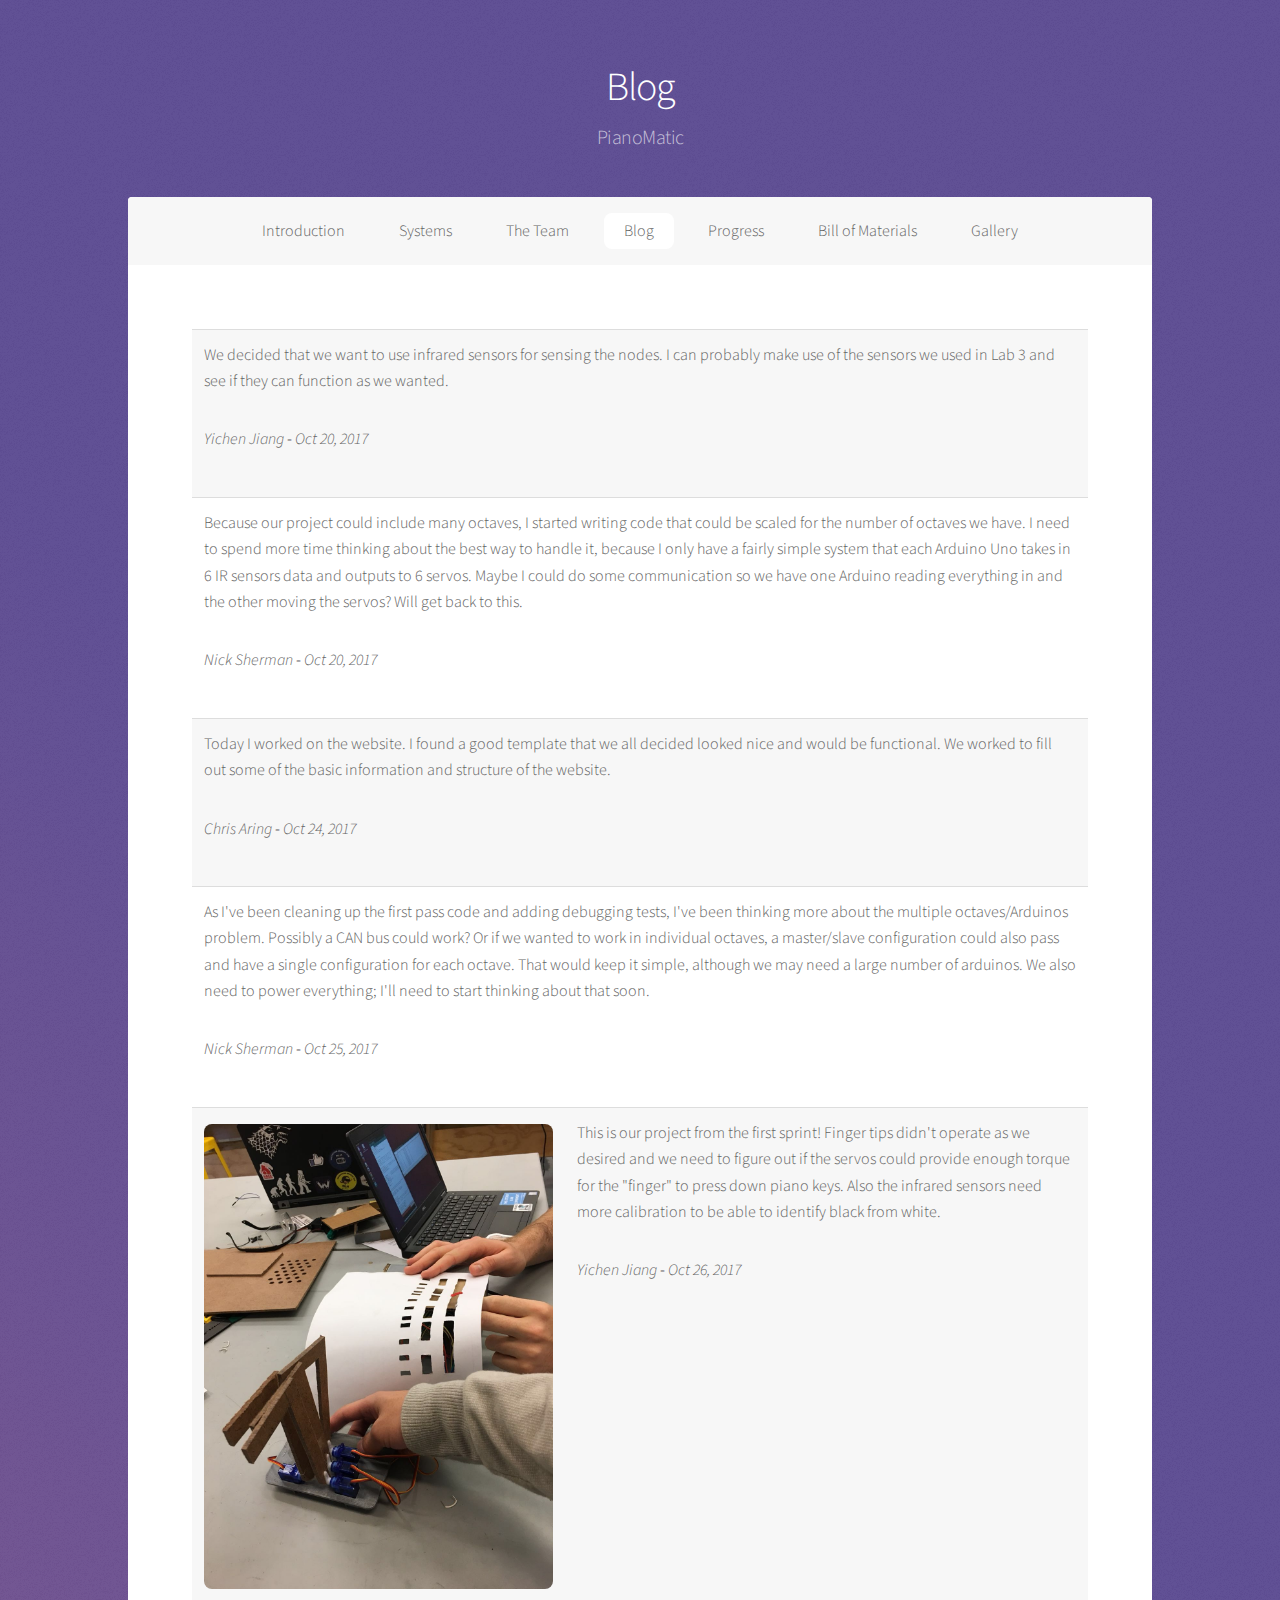
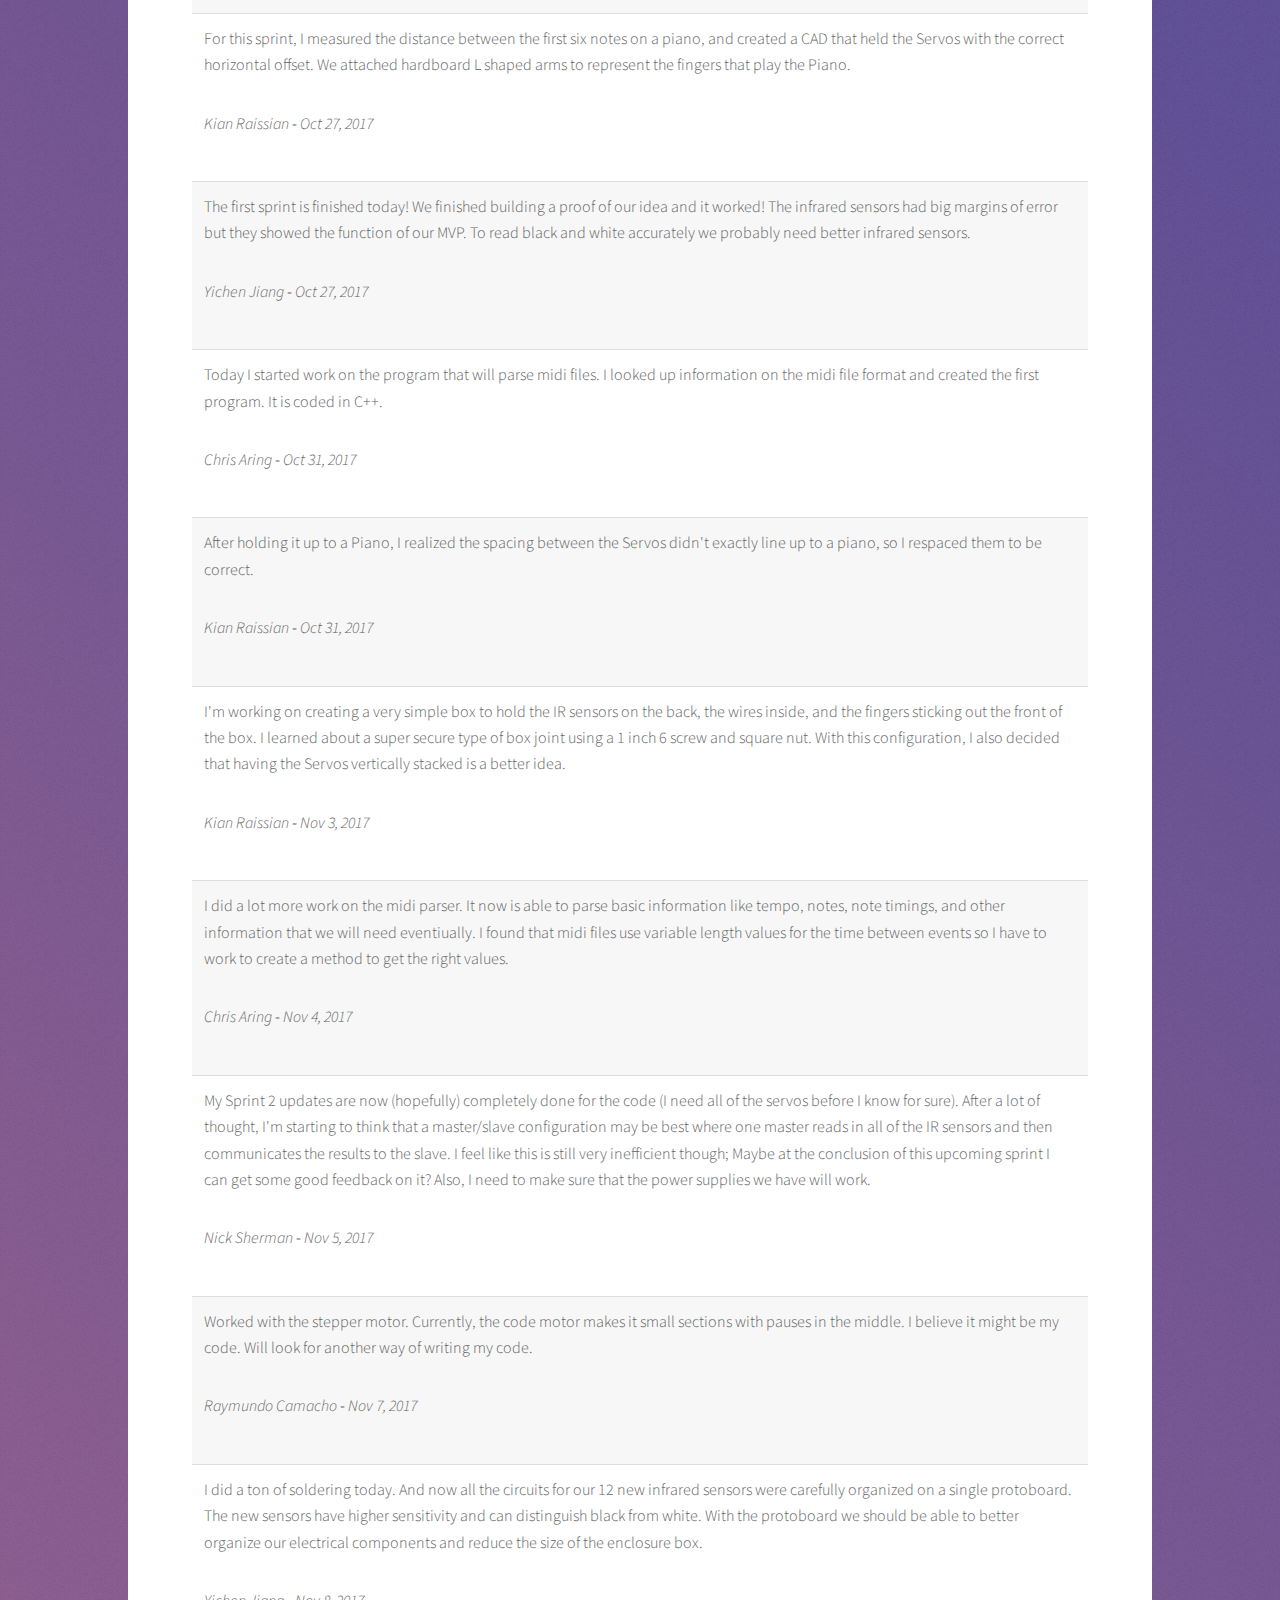
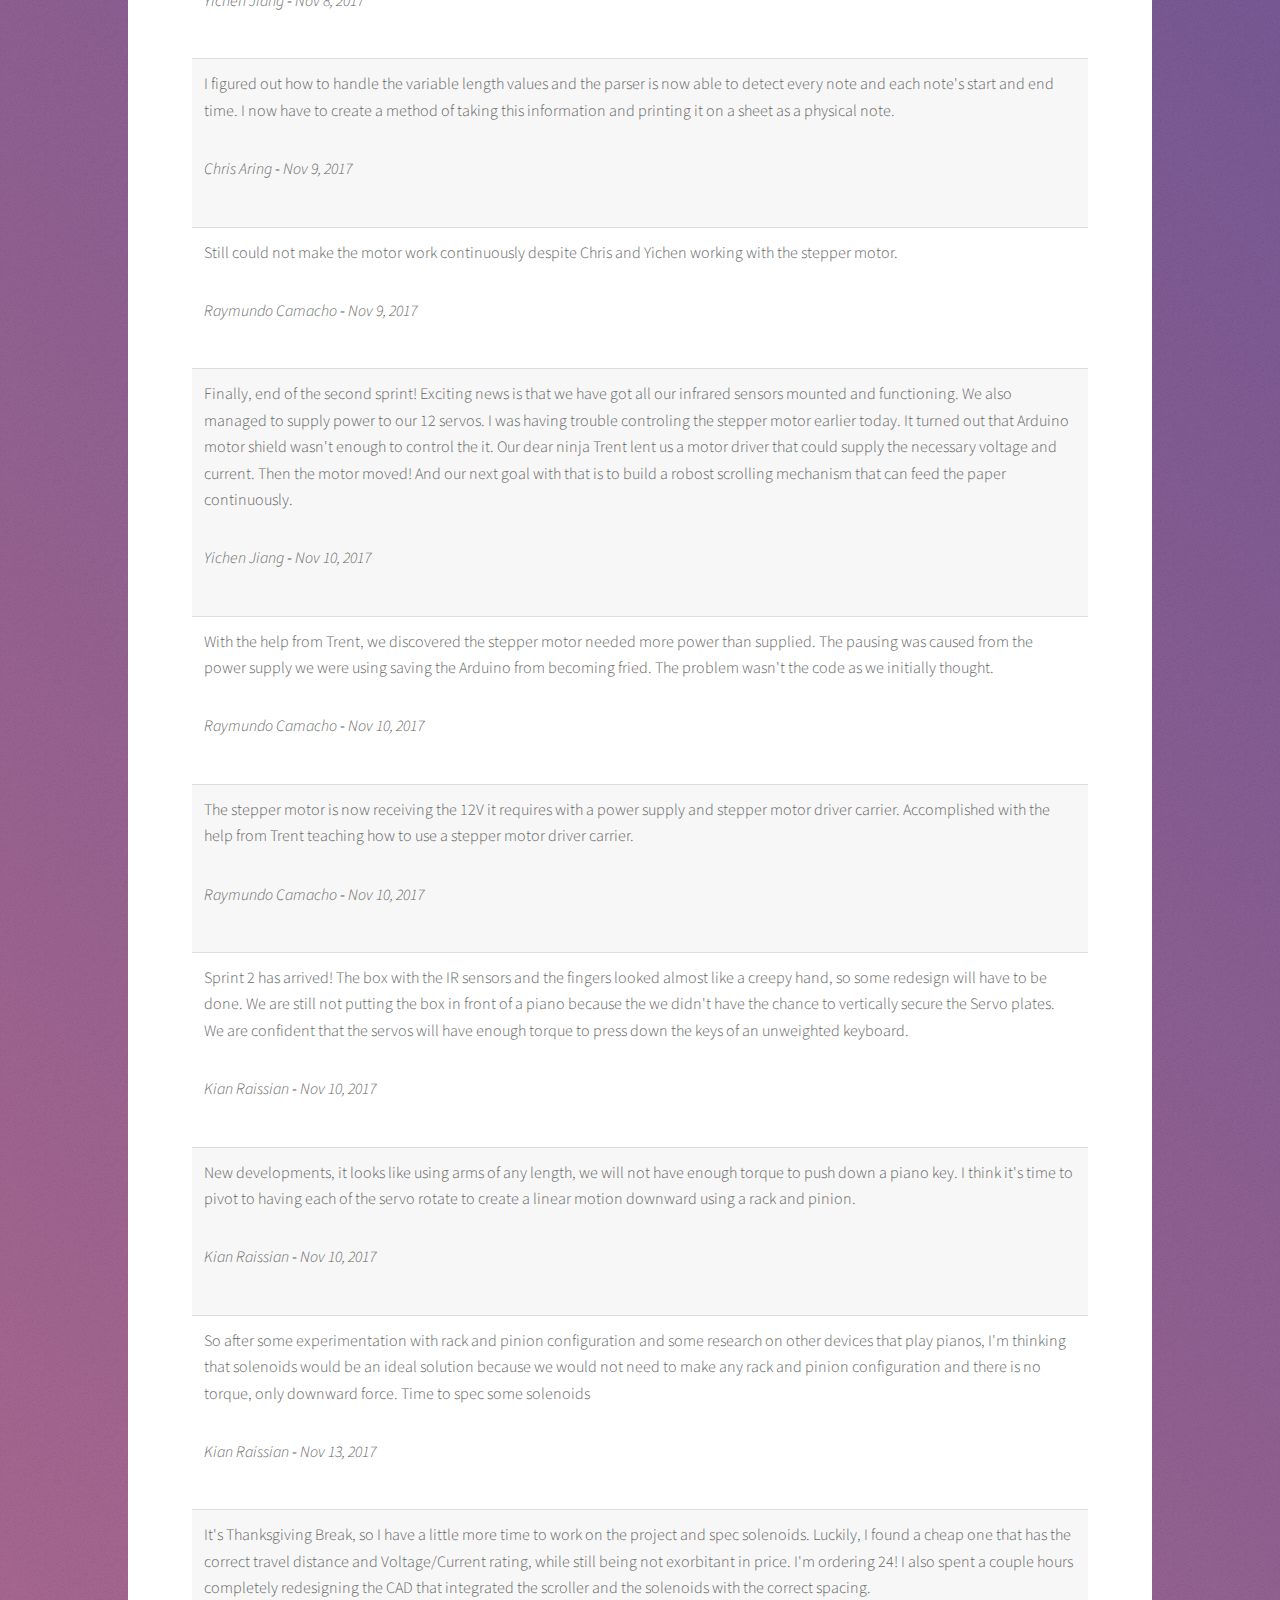
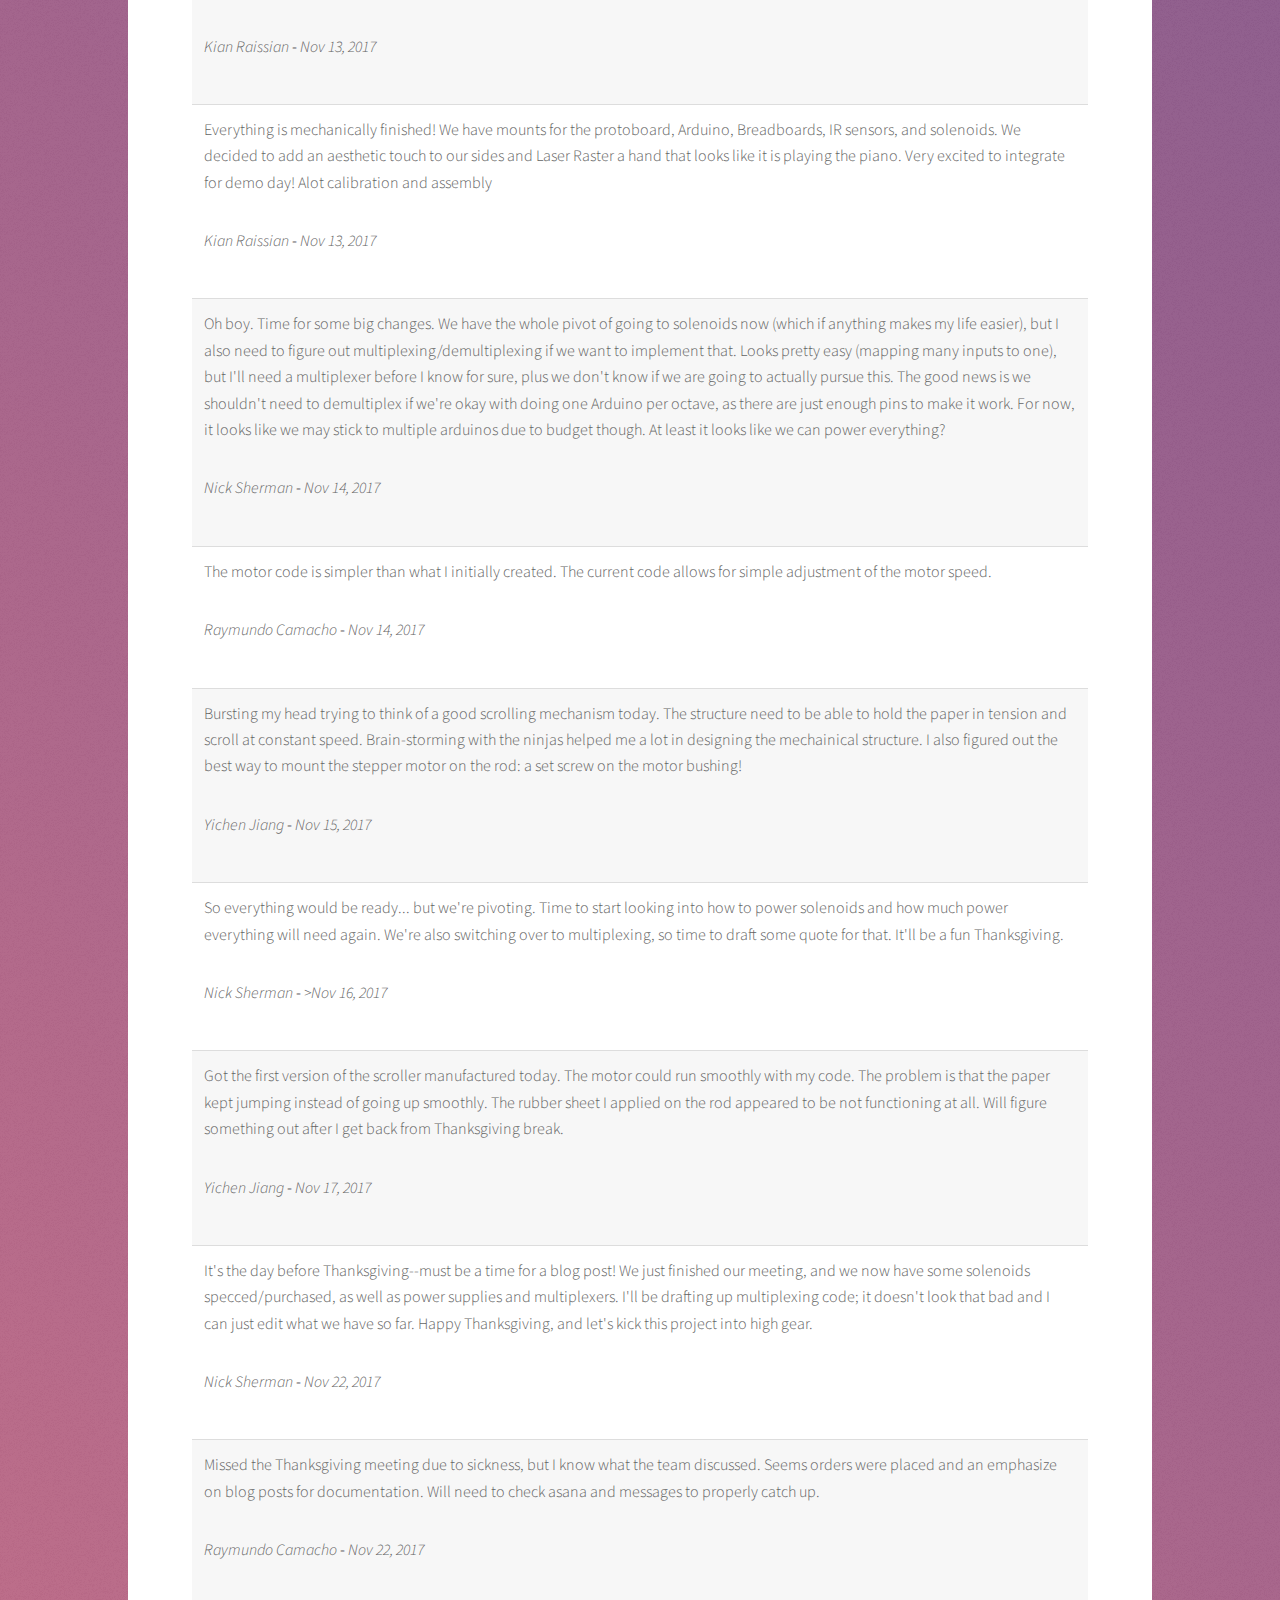
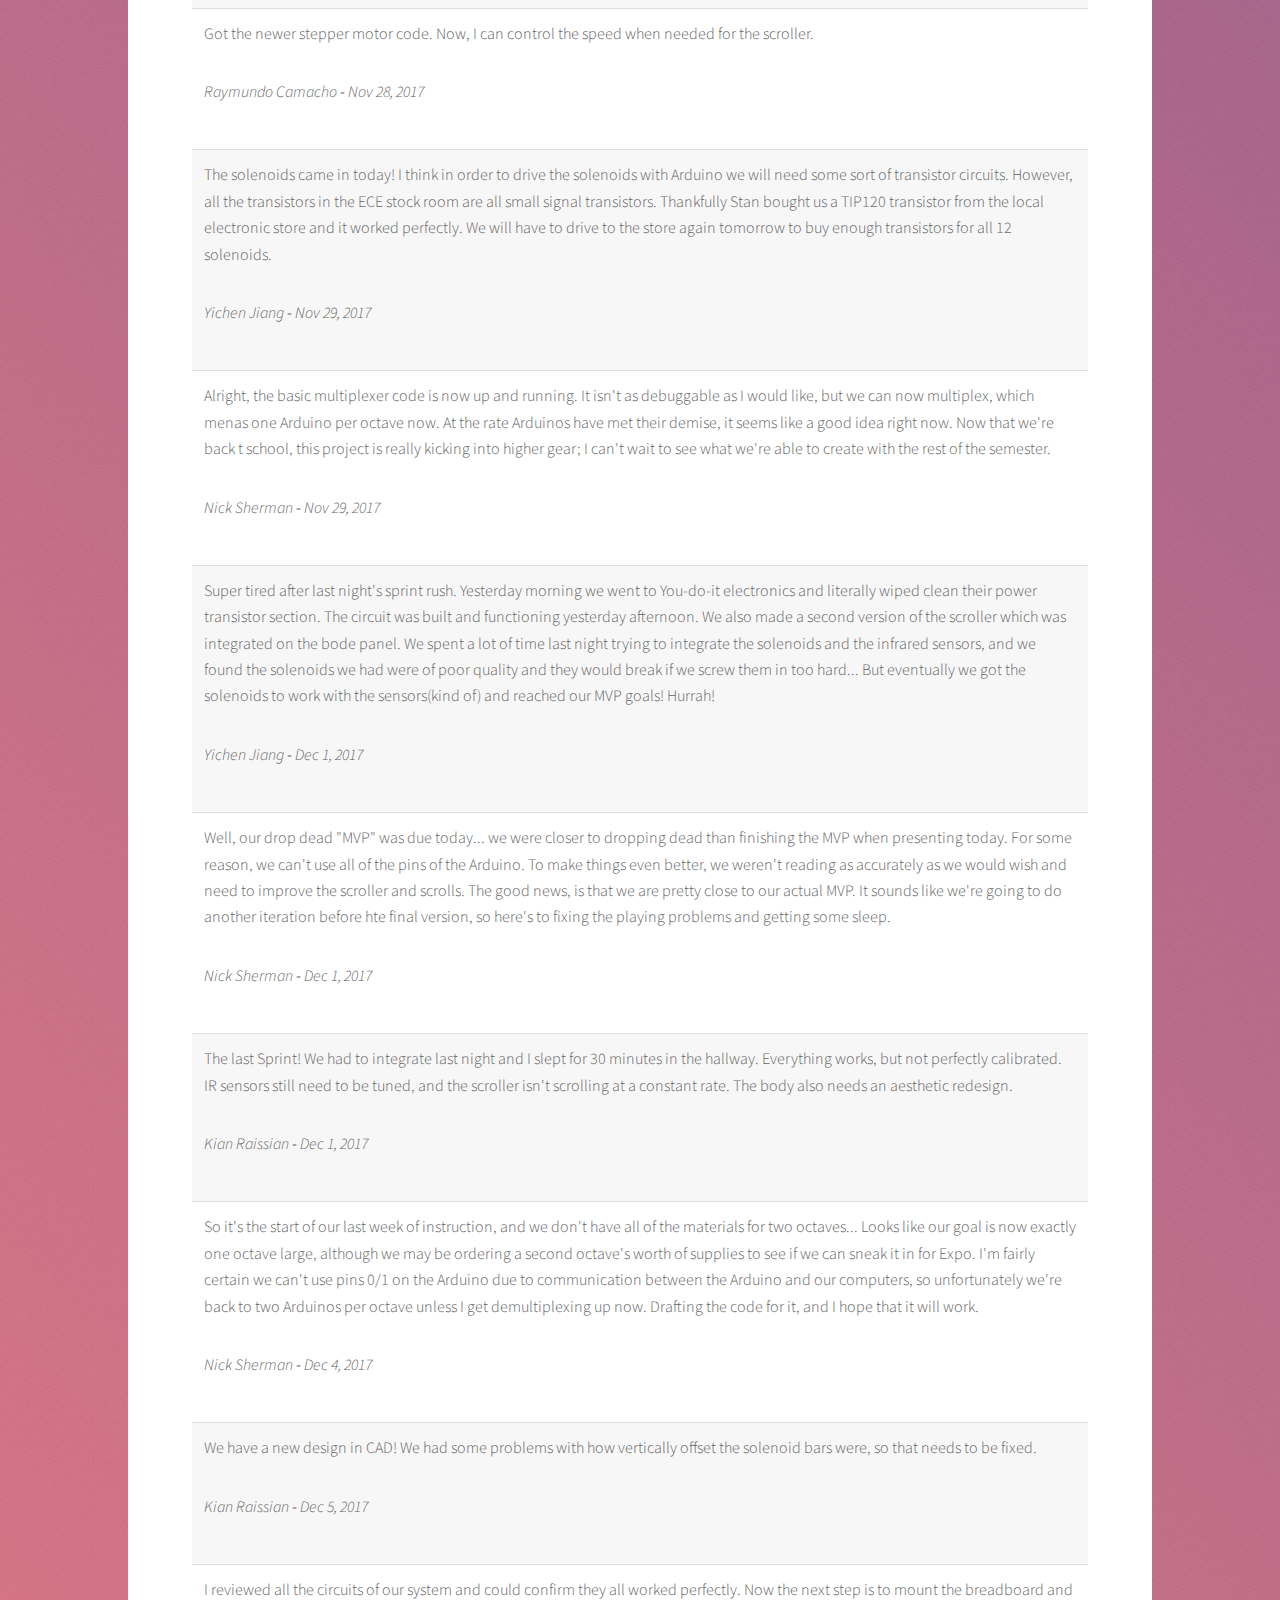
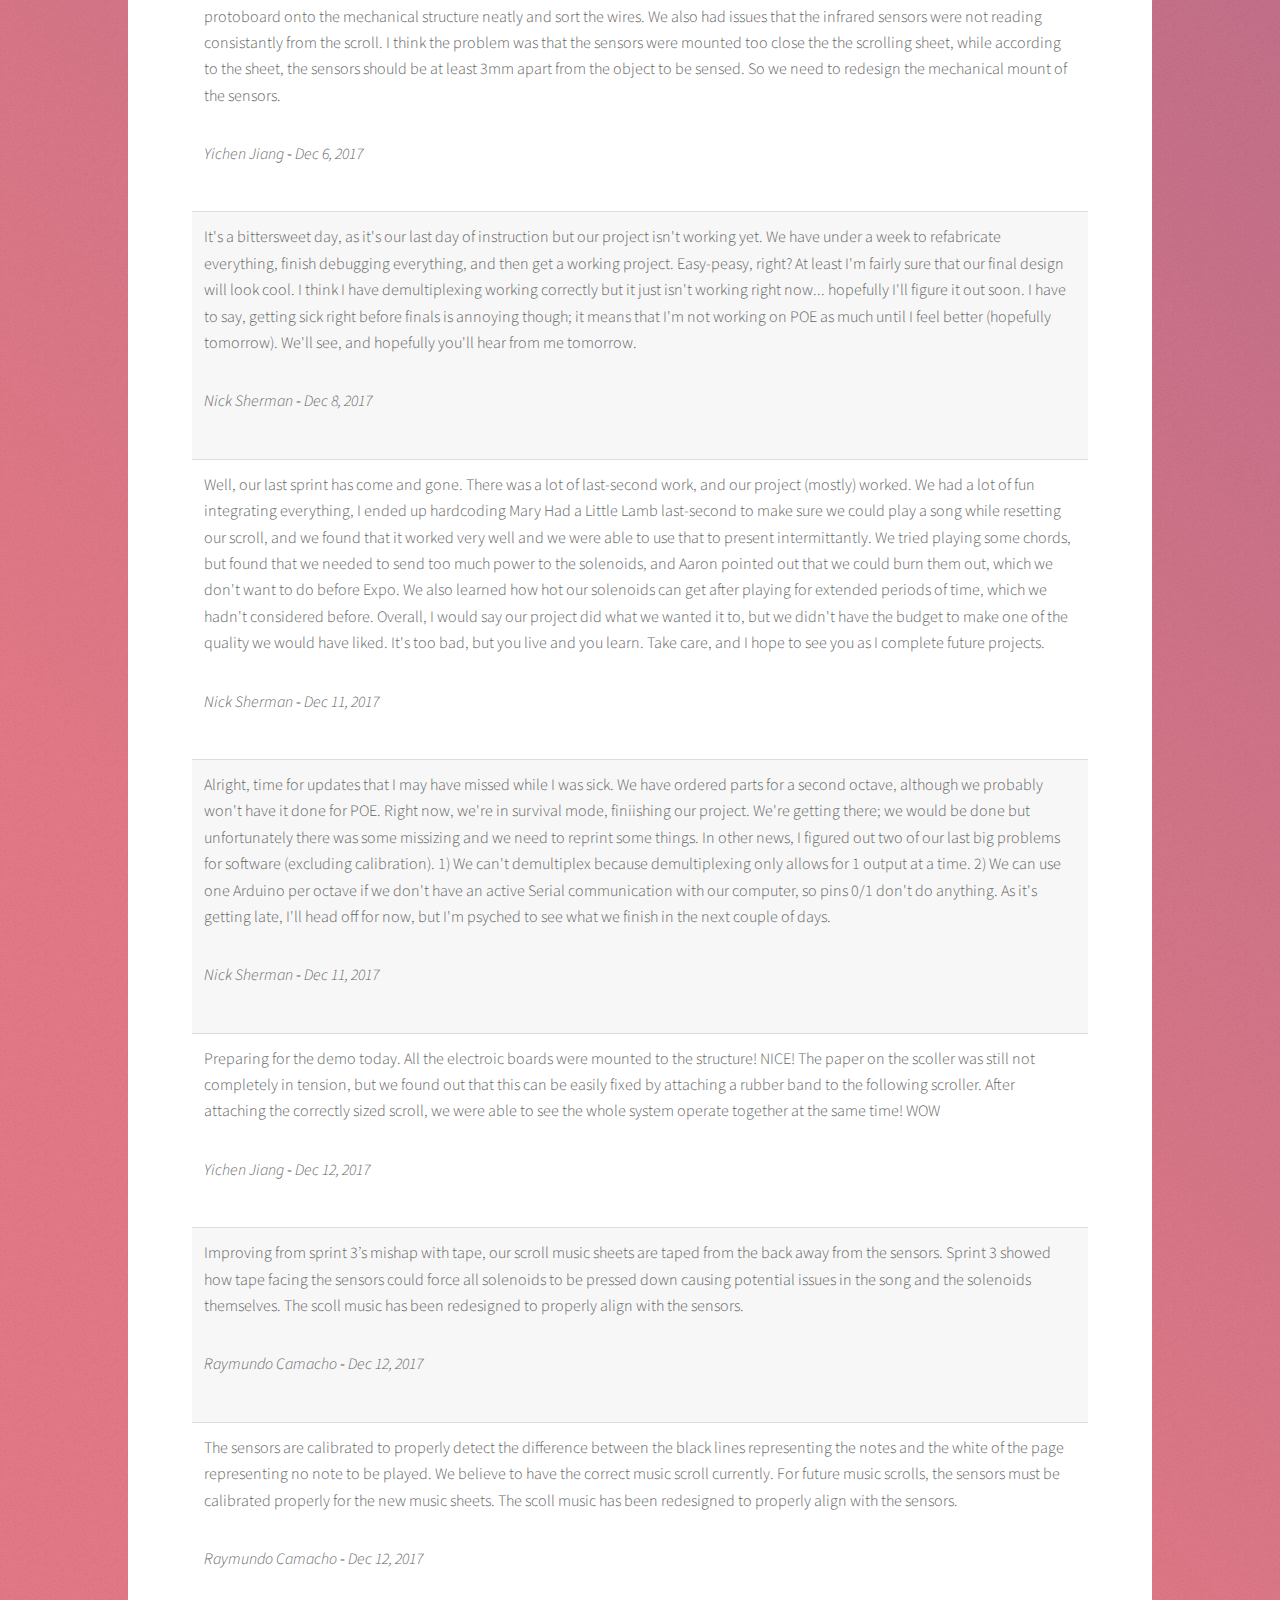
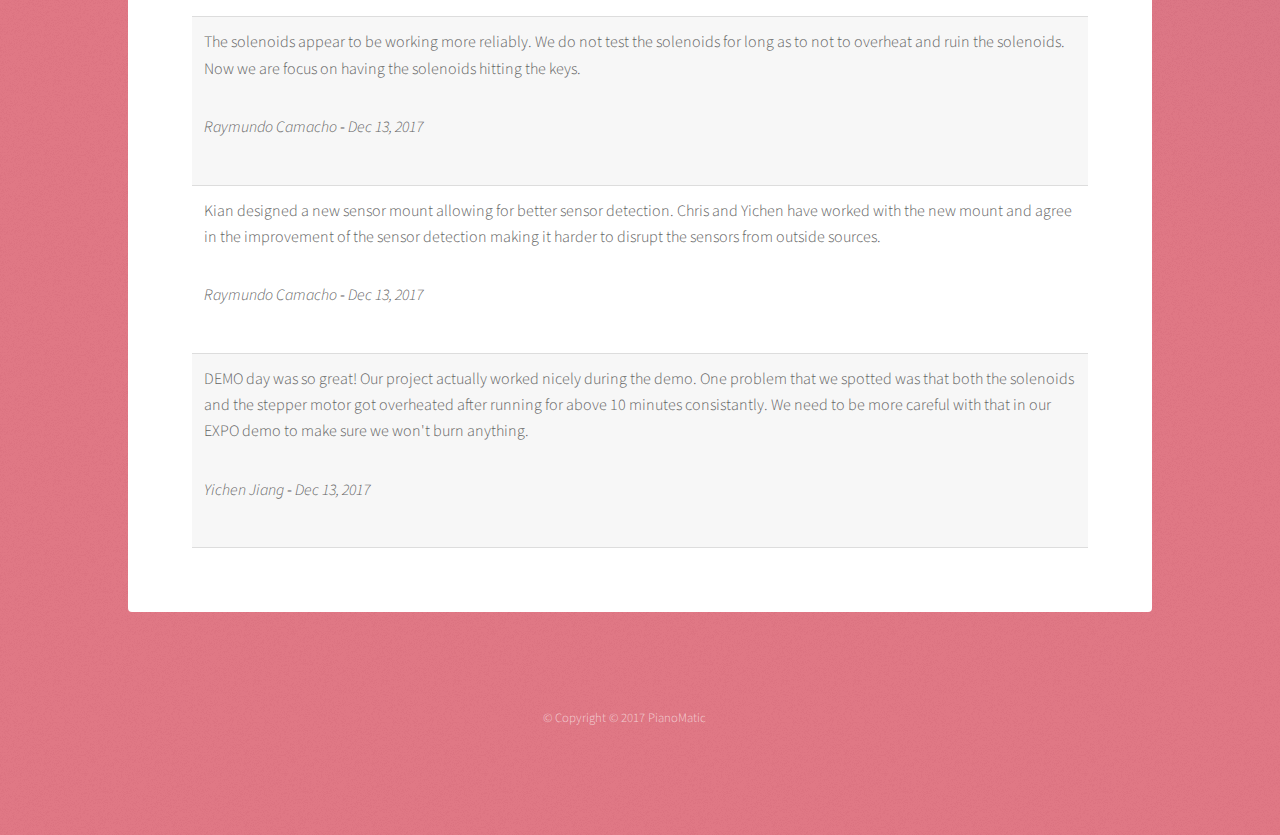
<file: Website/blog.html>
<!DOCTYPE HTML>
<!--
 Stellar by HTML5 UP
 html5up.net | @ajlkn
 Free for personal and commercial use under the CCA 3.0 license (html5up.net/license)
 -->
<html>
    <head>
        <title>PianoMatic</title>
        <meta charset="utf-8" />
        <meta name="viewport" content="width=device-width, initial-scale=1" />
        <!--[if lte IE 8]><script src="assets/js/ie/html5shiv.js"></script><![endif]-->
        <link rel="stylesheet" href="assets/css/main.css" />
        <!--[if lte IE 9]><link rel="stylesheet" href="assets/css/ie9.css" /><![endif]-->
        <!--[if lte IE 8]><link rel="stylesheet" href="assets/css/ie8.css" /><![endif]-->
    </head>
    <body>
        
        <!-- Wrapper -->
        <div id="wrapper">
            
            <!-- Header -->
            <header id="header">
                <h1>Blog</h1>
                <p>PianoMatic</p>
            </header>
            
            <!-- Nav -->
            <nav id="nav">
                <ul>
                    <li><a href="index.html">Introduction</a></li>
                    <li><a href="index.html#first">Systems</a></li>
                    <li><a href="bio.html">The Team</a></li>
                    <li><a href="blog.html" class="active">Blog</a></li>
                    <li><a href="sprints.html">Progress</a></li>
                    <li><a href="bom.html">Bill of Materials</a></li>
                    <li><a href="images.html">Gallery</a></li>
                </ul>
            </nav>
            
            <!-- Main -->
            
            <div id="main">
                
                <!-- Content -->
                <section id="content" class="main">
                    <!-- Table -->
                    <section>
                        <div class="table-wrapper">
                            <table>
                                <tbody>
                                    <!-- TO CREATE BLOG POST WITHOUT IMAGE COPY FROM "<tr>" TO "</tr>". PASTE BELOW LAST "</tr>" AND ENTER THE DATE AND YOUR TEXT -->
                                    
                                    <tr>
                                        <td>
                                            We decided that we want to use infrared sensors for sensing the nodes. I can probably make use of the sensors we used in Lab 3 and see if they can function as we wanted.
                                            <p></p>
                                            <p><i>Yichen Jiang</i><b> - </b><i>Oct 20, 2017</i></p></td>
                                    </tr>
                                    <tr>
                                        <td>
                                            Because our project could include many octaves, I started writing code that could be scaled for the number of octaves we have. I need to spend more time thinking about the best way to handle it, because I only have a fairly simple system that each Arduino Uno takes in 6 IR sensors data and outputs to 6 servos. Maybe I could do some communication so we have one Arduino reading everything in and the other moving the servos? Will get back to this.
                                            <p></p>
                                            <p><i>Nick Sherman</i><b> - </b><i> Oct 20, 2017</i></p></td>
                                    </tr>
                                    <tr>
                                        <td>
                                            Today I worked on the website. I found a good template that we all decided looked nice and would be functional. We worked to fill out some of the basic information and structure of the website.
                                            <p></p>
                                            <p><i>Chris Aring</i><b> - </b><i>Oct 24, 2017</i></p></td>
                                    </tr>
                                    <tr>
                                        <td>
                                            As I've been cleaning up the first pass code and adding debugging tests, I've been thinking more about the multiple octaves/Arduinos problem. Possibly a CAN bus could work? Or if we wanted to work in individual octaves, a master/slave configuration could also pass and have a single configuration for each octave. That would keep it simple, although we may need a large number of arduinos. We also need to power everything; I'll need to start thinking about that soon.
                                            <p></p>
                                            <p><i>Nick Sherman</i><b> - </b><i> Oct 25, 2017</i></p></td>
                                    </tr>
                                    <tr>
                                        <td><span class="image left"><img src="images/sprint1_1.jpg" alt="" /></span>
                                            This is our project from the first sprint! Finger tips didn't operate as we desired and we need to figure out if the servos could provide enough torque for the "finger" to press down piano keys. Also the infrared sensors need more calibration to be able to identify black from white.
                                            <p></p>
                                            <p><i>Yichen Jiang</i><b> - </b><i>Oct 26, 2017</i></p></td>
                                    </tr>
                                    <td>
                                        For this sprint, I measured the distance between the first six notes on a piano, and created a CAD that held the Servos with the correct horizontal offset. We attached hardboard L shaped arms to represent the fingers that play the Piano.
                                        <p></p>
                                        <p><i>Kian Raissian</i><b> - </b><i>Oct 27, 2017</i></p></td>
                                    </tr>
                                    <tr>
                                        <td>
                                            The first sprint is finished today! We finished building a proof of our idea and it worked! The infrared sensors had big margins of error but they showed the function of our MVP. To read black and white accurately we probably need better infrared sensors.
                                            <p></p>
                                            <p><i>Yichen Jiang</i><b> - </b><i>Oct 27, 2017</i></p>
                                        </td>
                                    </tr>
                                    <tr>
                                        <td>
                                            Today I started work on the program that will parse midi files. I looked up information on the midi file format and created the first program. It is coded in C++.
                                            <p></p>
                                            <p><i>Chris Aring</i><b> - </b><i>Oct 31, 2017</i></p></td>
                                    </tr>
                                    <td>
                                        After holding it up to a Piano, I realized the spacing between the Servos didn't exactly line up to a piano, so I respaced them to be correct.
                                        <p></p>
                                        <p><i>Kian Raissian</i><b> - </b><i>Oct 31, 2017</i></p></td>
                                    </tr>
                                    <td>
                                        I'm working on creating a very simple box to hold the IR sensors on the back, the wires inside, and the fingers sticking out the front of the box. I learned about a super secure type of box joint using a 1 inch 6 screw and square nut. With this configuration, I also decided that having the Servos vertically stacked is a better idea.
                                        <p></p>
                                        <p><i>Kian Raissian</i><b> - </b><i>Nov 3, 2017</i></p></td>
                                    </tr>
                                    <tr>
                                        <td>
                                            I did a lot more work on the midi parser. It now is able to parse basic information like tempo, notes, note timings, and other information that we will need eventiually. I found that midi files use variable length values for the time between events so I have to work to create a method to get the right values.
                                            <p></p>
                                            <p><i>Chris Aring</i><b> - </b><i>Nov 4, 2017</i></p></td>
                                    </tr>
                                    <tr>
                                        <td>
                                            My Sprint 2 updates are now (hopefully) completely done for the code (I need all of the servos before I know for sure). After a lot of thought, I'm starting to think that a master/slave configuration may be best where one master reads in all of the IR sensors and then communicates the results to the slave. I feel like this is still very inefficient though; Maybe at the conclusion of this upcoming sprint I can get some good feedback on it? Also, I need to make sure that the power supplies we have will work.
                                            <p></p>
                                            <p><i>Nick Sherman</i><b> - </b><i> Nov 5, 2017</i></p></td>
                                    </tr>
                                    <tr>
                                        <td>
                                            Worked with the stepper motor. Currently, the code motor makes it small sections with pauses in the middle. I believe it might be my code. Will look for another way of writing my code.
                                            <p></p>
                                            <p><i>Raymundo Camacho</i><b> - </b><i>Nov 7, 2017</i></p></td>
                                    </tr>
                                    <tr>
                                        <td>
                                            I did a ton of soldering today. And now all the circuits for our 12 new infrared sensors were carefully organized on a single protoboard. The new sensors have higher sensitivity and can distinguish black from white. With the protoboard we should be able to better organize our electrical components and reduce the size of the enclosure box.
                                            <p></p>
                                            <p><i>Yichen Jiang</i><b> - </b><i>Nov 8, 2017</i></p></td>
                                    </tr>
                                    <td>
                                        I figured out how to handle the variable length values and the parser is now able to detect every note and each note's start and end time. I now have to create a method of taking this information and printing it on a sheet as a physical note.
                                        <p></p>
                                        <p><i>Chris Aring</i><b> - </b><i>Nov 9, 2017</i></p></td>
                                    </tr>
                                    <tr>
                                        <td>
                                            Still could not make the motor work continuously despite Chris and Yichen working with the stepper motor.
                                            <p></p>
                                            <p><i>Raymundo Camacho</i><b> - </b><i>Nov 9, 2017</i></p></td>
                                    </tr>
                                    <tr>
                                        <td>
                                            Finally, end of the second sprint! Exciting news is that we have got all our infrared sensors mounted and functioning. We also managed to supply power to our 12 servos. I was having trouble controling the stepper motor earlier today. It turned out that Arduino motor shield wasn't enough to control the it. Our dear ninja Trent lent us a motor driver that could supply the necessary voltage and current. Then the motor moved! And our next goal with that is to build a robost scrolling mechanism that can feed the paper continuously.
                                            <p></p>
                                            <p><i>Yichen Jiang</i><b> - </b><i>Nov 10, 2017</i></p></td>
                                    </tr>
                                    <tr>
                                        <td>
                                            With the help from Trent, we discovered the stepper motor needed more power than supplied. The pausing was caused from the power supply we were using saving the Arduino from becoming fried. The problem wasn't the code as we initially thought.
                                            <p></p>
                                            <p><i>Raymundo Camacho</i><b> - </b><i>Nov 10, 2017</i></p></td>
                                    </tr>
                                    <tr>
                                        <td>
                                            The stepper motor is now receiving the 12V it requires with a power supply and stepper motor driver carrier. Accomplished with the help from Trent teaching how to use a stepper motor driver carrier.
                                            <p></p>
                                            <p><i>Raymundo Camacho</i><b> - </b><i>Nov 10, 2017</i></p></td>
                                    </tr>
                                    <td>
                                        Sprint 2 has arrived! The box with the IR sensors and the fingers looked almost like a creepy hand, so some redesign will have to be done. We are still not putting the box in front of a piano because the we didn't have the chance to vertically secure the Servo plates. We are confident that the servos will have enough torque to press down the keys of an unweighted keyboard.
                                        <p></p>
                                        <p><i>Kian Raissian</i><b> - </b><i>Nov 10, 2017</i></p></td>
                                    </tr>
                                    <td>
                                        New developments, it looks like using arms of any length, we will not have enough torque to push down a piano key. I think it's time to pivot to having each of the servo rotate to create a linear motion downward using a rack and pinion.
                                        <p></p>
                                        <p><i>Kian Raissian</i><b> - </b><i>Nov 10, 2017</i></p></td>
                                    </tr>
                                    <td>
                                        So after some experimentation with rack and pinion configuration and some research on other devices that play pianos, I'm thinking that solenoids would be an ideal solution because we would not need to make any rack and pinion configuration and there is no torque, only downward force. Time to spec some solenoids
                                        <p></p>
                                        <p><i>Kian Raissian</i><b> - </b><i>Nov 13, 2017</i></p></td>
                                    </tr>
                                    <td>
                                        It's Thanksgiving Break, so I have a little more time to work on the project and spec solenoids. Luckily, I found a cheap one that has the correct travel distance and Voltage/Current rating, while still being not exorbitant in price. I'm ordering 24! I also spent a couple hours completely redesigning the CAD that integrated the scroller and the solenoids with the correct spacing.
                                        <p></p>
                                        <p><i>Kian Raissian</i><b> - </b><i>Nov 13, 2017</i></p></td>
                                    </tr>
                                    <td>
                                        Everything is mechanically finished! We have mounts for the protoboard, Arduino, Breadboards, IR sensors, and solenoids. We decided to add an aesthetic touch to our sides and Laser Raster a hand that looks like it is playing the piano. Very excited to integrate for demo day! Alot calibration and assembly
                                        <p></p>
                                        <p><i>Kian Raissian</i><b> - </b><i>Nov 13, 2017</i></p></td>
                                    </tr>
                                    <tr>
                                        <td>
                                            Oh boy. Time for some big changes. We have the whole pivot of going to solenoids now (which if anything makes my life easier), but I also need to figure out multiplexing/demultiplexing if we want to implement that. Looks pretty easy (mapping many inputs to one), but I'll need a multiplexer before I know for sure, plus we don't know if we are going to actually pursue this. The good news is we shouldn't need to demultiplex if we're okay with doing one Arduino per octave, as there are just enough pins to make it work. For now, it looks like we may stick to multiple arduinos due to budget though. At least it looks like we can power everything?
                                            <p></p>
                                            <p><i>Nick Sherman</i><b> - </b><i>Nov 14, 2017 </i></p></td>
                                    </tr>
                                    
                                    <tr>
                                        <td>
                                            The motor code is simpler than what I initially created. The current code allows for simple adjustment of the motor speed.
                                            <p></p>
                                            <p><i>Raymundo Camacho</i><b> - </b><i>Nov 14, 2017</i></p></td>
                                    </tr>
                                    <tr>
                                        <td>
                                            Bursting my head trying to think of a good scrolling mechanism today. The structure need to be able to hold the paper in tension and scroll at constant speed. Brain-storming with the ninjas helped me a lot in designing the mechainical structure. I also figured out the best way to mount the stepper motor on the rod: a set screw on the motor bushing!
                                            <p></p>
                                            <p><i>Yichen Jiang</i><b> - </b><i>Nov 15, 2017</i></p></td>
                                    </tr>
                                    <tr>
                                        <td>
                                            So everything would be ready... but we're pivoting. Time to start looking into how to power solenoids and how much power everything will need again. We're also switching over to multiplexing, so time to draft some quote for that. It'll be a fun Thanksgiving.
                                            <p></p>
                                            <p><i>Nick Sherman</i><b> - </b><i>>Nov 16, 2017 </i></p></td>
                                    </tr>
                                    <tr>
                                        <td>
                                            Got the first version of the scroller manufactured today. The motor could run smoothly with my code. The problem is that the paper kept jumping instead of going up smoothly. The rubber sheet I applied on the rod appeared to be not functioning at all. Will figure something out after I get back from Thanksgiving break.
                                            <p></p>
                                            <p><i>Yichen Jiang</i><b> - </b><i>Nov 17, 2017</i></p></td>
                                    </tr>
                                    <tr>
                                        <td>
                                            It's the day before Thanksgiving--must be a time for a blog post! We just finished our meeting, and we now have some solenoids specced/purchased, as well as power supplies and multiplexers. I'll be drafting up multiplexing code; it doesn't look that bad and I can just edit what we have so far. Happy Thanksgiving, and let's kick this project into high gear.
                                            <p></p>
                                            <p><i>Nick Sherman</i><b> - </b><i>Nov 22, 2017 </i></p></td>
                                    </tr>
                                    <tr>
                                        <td>
                                            Missed the Thanksgiving meeting due to sickness, but I know what the team discussed. Seems orders were placed and an emphasize on blog posts for documentation. Will need to check asana and messages to properly catch up.
                                            <p></p>
                                            <p><i>Raymundo Camacho</i><b> - </b><i>Nov 22, 2017</i></p></td>
                                    </tr>
                                    <tr>
                                        <td>
                                            Got the newer stepper motor code. Now, I can control the speed when needed for the scroller.
                                            <p></p>
                                            <p><i>Raymundo Camacho</i><b> - </b><i>Nov 28, 2017</i></p></td>
                                    </tr>
                                    <tr>
                                        <td>
                                            The solenoids came in today! I think in order to drive the solenoids with Arduino we will need some sort of transistor circuits. However, all the transistors in the ECE stock room are all small signal transistors. Thankfully Stan bought us a TIP120 transistor from the local electronic store and it worked perfectly. We will have to drive to the store again tomorrow to buy enough transistors for all 12 solenoids.
                                            <p></p>
                                            <p><i>Yichen Jiang</i><b> - </b><i>Nov 29, 2017</i></p></td>
                                    </tr>
                                    <tr>
                                        <td>
                                            Alright, the basic multiplexer code is now up and running. It isn't as debuggable as I would like, but we can now multiplex, which menas one Arduino per octave now. At the rate Arduinos have met their demise, it seems like a good idea right now. Now that we're back t school, this project is really kicking into higher gear; I can't wait to see what we're able to create with the rest of the semester.
                                            <p></p>
                                            <p><i>Nick Sherman</i><b> - </b><i>Nov 29, 2017</i></p></td>
                                    </tr>
                                    <tr>
                                        <td>
                                            Super tired after last night's sprint rush. Yesterday morning we went to You-do-it electronics and literally wiped clean their power transistor section. The circuit was built and functioning yesterday afternoon. We also made a second version of the scroller which was integrated on the bode panel. We spent a lot of time last night trying to integrate the solenoids and the infrared sensors, and we found the solenoids we had were of poor quality and they would break if we screw them in too hard... But eventually we got the solenoids to work with the sensors(kind of) and reached our MVP goals! Hurrah!
                                            <p></p>
                                            <p><i>Yichen Jiang</i><b> - </b><i>Dec 1, 2017</i></p></td>
                                    </tr>
                                    <tr>
                                        <td>
                                            Well, our drop dead "MVP" was due today... we were closer to dropping dead than finishing the MVP when presenting today. For some reason, we can't use all of the pins of the Arduino. To make things even better, we weren't reading as accurately as we would wish and need to improve the scroller and scrolls. The good news, is that we are pretty close to our actual MVP. It sounds like we're going to do another iteration before hte final version, so here's to fixing the playing problems and getting some sleep.
                                            <p></p>
                                            <p><i>Nick Sherman</i><b> - </b><i>Dec 1, 2017</i></p></td>
                                    </tr>
                                    <td>
                                        The last Sprint! We had to integrate last night and I slept for 30 minutes in the hallway. Everything works, but not perfectly calibrated. IR sensors still need to be tuned, and the scroller isn't scrolling at a constant rate. The body also needs an aesthetic redesign.
                                        <p></p>
                                        <p><i>Kian Raissian</i><b> - </b><i>Dec 1, 2017</i></p></td>
                                    </tr>
                                    <tr>
                                        <td>
                                            So it's the start of our last week of instruction, and we don't have all of the materials for two octaves... Looks like our goal is now exactly one octave large, although we may be ordering a second octave's worth of supplies to see if we can sneak it in for Expo. I'm fairly certain we can't use pins 0/1 on the Arduino due to communication between the Arduino and our computers, so unfortunately we're back to two Arduinos per octave unless I get demultiplexing up now. Drafting the code for it, and I hope that it will work.
                                            <p></p>
                                            <p><i>Nick Sherman</i><b> - </b><i>Dec 4, 2017</i></p></td>
                                    </tr>
                                    <td>
                                        We have a new design in CAD! We had some problems with how vertically offset the solenoid bars were, so that needs to be fixed.
                                        <p></p>
                                        <p><i>Kian Raissian</i><b> - </b><i>Dec 5, 2017</i></p></td>
                                    </tr>
                                    <tr>
                                        <td>
                                            I reviewed all the circuits of our system and could confirm they all worked perfectly. Now the next step is to mount the breadboard and protoboard onto the mechanical structure neatly and sort the wires. We also had issues that the infrared sensors were not reading consistantly from the scroll. I think the problem was that the sensors were mounted too close the the scrolling sheet, while according to the sheet, the sensors should be at least 3mm apart from the object to be sensed. So we need to redesign the mechanical mount of the sensors.
                                            <p></p>
                                            <p><i>Yichen Jiang</i><b> - </b><i>Dec 6, 2017</i></p></td>
                                    </tr>
                                    
                                    <tr>
                                        <td>
                                            It's a bittersweet day, as it's our last day of instruction but our project isn't working yet. We have under a week to refabricate everything, finish debugging everything, and then get a working project. Easy-peasy, right? At least I'm fairly sure that our final design will look cool. I think I have demultiplexing working correctly but it just isn't working right now... hopefully I'll figure it out soon. I have to say, getting sick right before finals is annoying though; it means that I'm not working on POE as much until I feel better (hopefully tomorrow). We'll see, and hopefully you'll hear from me tomorrow.
                                            <p></p>
                                            <p><i>Nick Sherman</i><b> - </b><i>Dec 8, 2017</i></p></td>
                                    </tr>
                                    
                                    <tr>
                                        <td>
                                            Well, our last sprint has come and gone. There was a lot of last-second work, and our project (mostly) worked. We had a lot of fun integrating everything, I ended up hardcoding Mary Had a Little Lamb last-second to make sure we could play a song while resetting our scroll, and we found that it worked very well and we were able to use that to present intermittantly. We tried playing some chords, but found that we needed to send too much power to the solenoids, and Aaron pointed out that we could burn them out, which we don't want to do before Expo. We also learned how hot our solenoids can get after playing for extended periods of time, which we hadn't considered before. Overall, I would say our project did what we wanted it to, but we didn't have the budget to make one of the quality we would have liked. It's too bad, but you live and you learn. Take care, and I hope to see you as I complete future projects.
                                            <p></p>
                                            <p><i>Nick Sherman</i><b> - </b><i>Dec 11, 2017</i></p></td>
                                    </tr>
                                    <tr>
                                        <td>
                                            Alright, time for updates that I may have missed while I was sick. We have ordered parts for a second octave, although we probably won't have it done for POE. Right now, we're in survival mode, finiishing our project. We're getting there; we would be done but unfortunately there was some missizing and we need to reprint some things. In other news, I figured out two of our last big problems for software (excluding calibration). 1) We can't demultiplex because demultiplexing only allows for 1 output at a time. 2) We can use one Arduino per octave if we don't have an active Serial communication with our computer, so pins 0/1 don't do anything. As it's getting late, I'll head off for now, but I'm psyched to see what we finish in the next couple of days.
                                            <p></p>
                                            <p><i>Nick Sherman</i><b> - </b><i>Dec 11, 2017</i></p></td>
                                    </tr>
                                    <tr>
                                        <td>
                                            Preparing for the demo today. All the electroic boards were mounted to the structure! NICE! The paper on the scoller was still not completely in tension, but we found out that this can be easily fixed by attaching a rubber band to the following scroller. After attaching the correctly sized scroll, we were able to see the whole system operate together at the same time! WOW
                                            <p></p>
                                            <p><i>Yichen Jiang</i><b> - </b><i>Dec 12, 2017</i></p></td>
                                    </tr>
                                    <tr>
                                        <td>
                                            Improving from sprint 3’s mishap with tape, our scroll music sheets are taped from the back away from the sensors. Sprint 3 showed how tape facing the sensors could force all solenoids to be pressed down causing potential issues in the song and the solenoids themselves. The scoll music has been redesigned to properly align with the sensors.
                                            <p></p>
                                            <p><i>Raymundo Camacho</i><b> - </b><i>Dec 12, 2017</i></p></td>
                                    </tr>
                                    <tr>
                                        <td>
                                            The sensors are calibrated to properly detect the difference between the black lines representing the notes and the white of the page representing no note to be played. We believe to have the correct music scroll currently. For future music scrolls, the sensors must be calibrated properly for the new music sheets.  The scoll music has been redesigned to properly align with the sensors.
                                            <p></p>
                                            <p><i>Raymundo Camacho</i><b> - </b><i>Dec 12, 2017</i></p></td>
                                    </tr>
                                    <tr>
                                        <td>
                                            The solenoids appear to be working more reliably. We do not test the solenoids for long as to not to overheat and ruin the solenoids. Now we are focus on having the solenoids hitting the keys.
                                            <p></p>
                                            <p><i>Raymundo Camacho</i><b> - </b><i>Dec 13, 2017</i></p></td>
                                    </tr>
                                    
                                    <tr>
                                        <td>
                                            Kian designed a new sensor mount allowing for better sensor detection. Chris and Yichen have worked with the new mount and agree in the improvement of the sensor detection making it harder to disrupt the sensors from outside sources.
                                            <p></p>
                                            <p><i>Raymundo Camacho</i><b> - </b><i>Dec 13, 2017</i></p></td>
                                    </tr>
                                    <tr>
                                        <td>
                                            DEMO day was so great! Our project actually worked nicely during the demo. One problem that we spotted was that both the solenoids and the stepper motor got overheated after running for above 10 minutes consistantly. We need to be more careful with that in our EXPO demo to make sure we won't burn anything.
                                            <p></p>
                                            <p><i>Yichen Jiang</i><b> - </b><i>Dec 13, 2017</i></p></td>
                                    </tr>
                                    
                                </tbody>
                                <tfoot>
                                </tfoot>
                            </table>
                        </div>
                    </section>
                </section>
                
            </div>
            
            <!-- Footer -->
            <footer id="footer">
                <p class="copyright">&copy; Copyright © 2017 PianoMatic </p>
            </footer>
            
        </div>
        
        <!-- Scripts -->
        <script src="assets/js/jquery.min.js"></script>
        <script src="assets/js/jquery.scrollex.min.js"></script>
        <script src="assets/js/jquery.scrolly.min.js"></script>
        <script src="assets/js/skel.min.js"></script>
        <script src="assets/js/util.js"></script>
        <!--[if lte IE 8]><script src="assets/js/ie/respond.min.js"></script><![endif]-->
        <script src="assets/js/main.js"></script>
        
    </body>
</html>
</file>
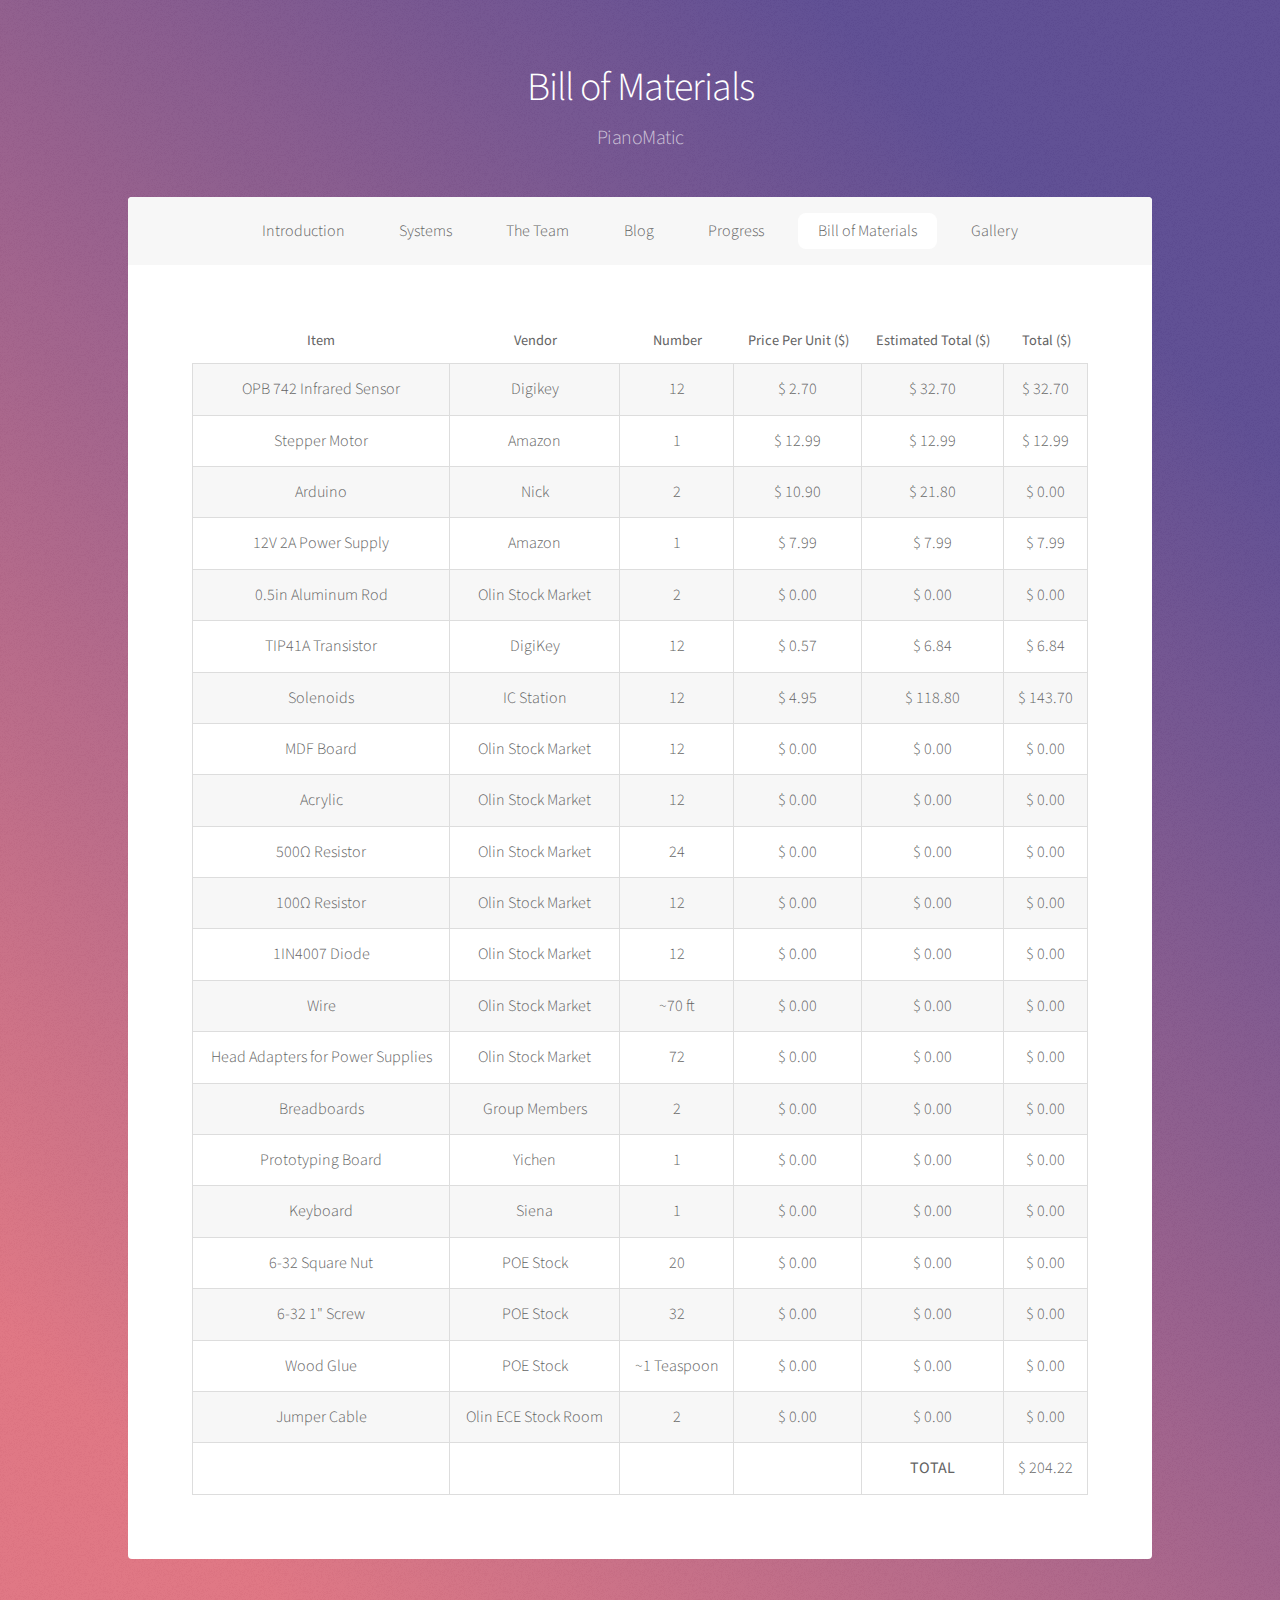
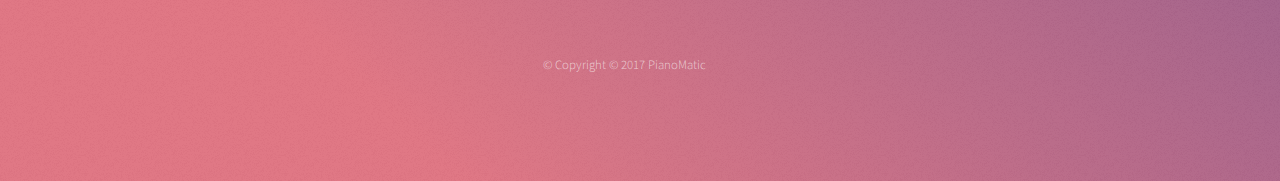
<file: Website/bom.html>
<!DOCTYPE HTML>
<!--
 Stellar by HTML5 UP
 html5up.net | @ajlkn
 Free for personal and commercial use under the CCA 3.0 license (html5up.net/license)
 -->
<html>
    <head>
        <title>PianoMatic</title>
        <meta charset="utf-8" />
        <meta name="viewport" content="width=device-width, initial-scale=1" />
        <!--[if lte IE 8]><script src="assets/js/ie/html5shiv.js"></script><![endif]-->
        <link rel="stylesheet" href="assets/css/main.css" />
        <!--[if lte IE 9]><link rel="stylesheet" href="assets/css/ie9.css" /><![endif]-->
        <!--[if lte IE 8]><link rel="stylesheet" href="assets/css/ie8.css" /><![endif]-->
    </head>
    <body>
        
        <!-- Wrapper -->
        <div id="wrapper">
            
            <!-- Header -->
            <header id="header">
                <h1>Bill of Materials</h1>
                <p>PianoMatic</p>
            </header>
            
            <!-- Nav -->
            <nav id="nav">
                <ul>
                    <li><a href="index.html">Introduction</a></li>
                    <li><a href="index.html#first">Systems</a></li>
                    <li><a href="bio.html">The Team</a></li>
                    <li><a href="blog.html">Blog</a></li>
                    <li><a href="sprints.html">Progress</a></li>
                    <li><a href="bom.html" class="active">Bill of Materials</a></li>
                    <li><a href="images.html">Gallery</a></li>
                </ul>
            </nav>
            
            <!-- Main -->
            
            <div id="main">
                
                <!-- Content -->
                <section id="content" class="main">
                    <!-- Table -->
                    <section>
                        <div class="table-wrapper">
                            <table class="alt">
                                <thead>
                                    <tr>
                                        <th>Item</th>
                                        <th>Vendor</th>
                                        <th>Number</th>
                                        <th>Price Per Unit ($)</th>
                                        <th>Estimated Total ($)</th>
                                        <th>Total ($)</th>
                                    </tr>
                                </thead>
                                <tbody>
                                    <tr>
                                        <td>OPB 742 Infrared Sensor</td>
                                        <td>Digikey</td>
                                        <td>12</td>
                                        <td>$ 2.70</td>
                                        <td>$ 32.70</td>
                                        <td>$ 32.70</td>
                                    </tr>
                                    <tr>
                                        <td>Stepper Motor</td>
                                        <td>Amazon</td>
                                        <td>1</td>
                                        <td>$ 12.99</td>
                                        <td>$ 12.99</td>
                                        <td>$ 12.99</td>
                                    </tr>
                                    <tr>
                                        <td>Arduino</td>
                                        <td>Nick</td>
                                        <td>2</td>
                                        <td>$ 10.90</td>
                                        <td>$ 21.80</td>
                                        <td>$ 0.00</td>
                                    </tr>
                                    <tr>
                                        <td>12V 2A Power Supply</td>
                                        <td>Amazon</td>
                                        <td>1</td>
                                        <td>$ 7.99</td>
                                        <td>$ 7.99</td>
                                        <td>$ 7.99</td>
                                    </tr>
                                    <tr>
                                        <td>0.5in Aluminum Rod</td>
                                        <td>Olin Stock Market</td>
                                        <td>2</td>
                                        <td>$ 0.00</td>
                                        <td>$ 0.00</td>
                                        <td>$ 0.00</td>
                                    </tr>
                                    <tr>
                                        <td>TIP41A Transistor</td>
                                        <td>DigiKey</td>
                                        <td>12</td>
                                        <td>$ 0.57</td>
                                        <td>$ 6.84</td>
                                        <td>$ 6.84</td>
                                    </tr>
                                    <tr>
                                        <td>Solenoids</td>
                                        <td>IC Station</td>
                                        <td>12</td>
                                        <td>$ 4.95</td>
                                        <td>$ 118.80</td>
                                        <td>$ 143.70</td>
                                    </tr>
                                    <tr>
                                        <td>MDF Board</td>
                                        <td>Olin Stock Market</td>
                                        <td>12</td>
                                        <td>$ 0.00</td>
                                        <td>$ 0.00</td>
                                        <td>$ 0.00</td>
                                    </tr>
                                    <tr>
                                        <td>Acrylic</td>
                                        <td>Olin Stock Market</td>
                                        <td>12</td>
                                        <td>$ 0.00</td>
                                        <td>$ 0.00</td>
                                        <td>$ 0.00</td>
                                    </tr>
                                    <tr>
                                        <td>500Ω Resistor</td>
                                        <td>Olin Stock Market</td>
                                        <td>24</td>
                                        <td>$ 0.00</td>
                                        <td>$ 0.00</td>
                                        <td>$ 0.00</td>
                                    </tr>
                                    <tr>
                                        <td>100Ω Resistor</td>
                                        <td>Olin Stock Market</td>
                                        <td>12</td>
                                        <td>$ 0.00</td>
                                        <td>$ 0.00</td>
                                        <td>$ 0.00</td>
                                    </tr>
                                    <tr>
                                        <td>1IN4007 Diode</td>
                                        <td>Olin Stock Market</td>
                                        <td>12</td>
                                        <td>$ 0.00</td>
                                        <td>$ 0.00</td>
                                        <td>$ 0.00</td>
                                    </tr>
                                    <tr>
                                        <td>Wire</td>
                                        <td>Olin Stock Market</td>
                                        <td>~70 ft</td>
                                        <td>$ 0.00</td>
                                        <td>$ 0.00</td>
                                        <td>$ 0.00</td>
                                    </tr>
                                    <tr>
                                        <td>Head Adapters for Power Supplies</td>
                                        <td>Olin Stock Market</td>
                                        <td>72</td>
                                        <td>$ 0.00</td>
                                        <td>$ 0.00</td>
                                        <td>$ 0.00</td>
                                    </tr>
                                    <tr>
                                        <td>Breadboards</td>
                                        <td>Group Members</td>
                                        <td>2</td>
                                        <td>$ 0.00</td>
                                        <td>$ 0.00</td>
                                        <td>$ 0.00</td>
                                    </tr>
                                    <tr>
                                        <td>Prototyping Board</td>
                                        <td>Yichen</td>
                                        <td>1</td>
                                        <td>$ 0.00</td>
                                        <td>$ 0.00</td>
                                        <td>$ 0.00</td>
                                    </tr>
                                    <tr>
                                        <td>Keyboard</td>
                                        <td>Siena</td>
                                        <td>1</td>
                                        <td>$ 0.00</td>
                                        <td>$ 0.00</td>
                                        <td>$ 0.00</td>
                                    </tr>
                                    <tr>
                                        <td>6-32 Square Nut</td>
                                        <td>POE Stock</td>
                                        <td>20</td>
                                        <td>$ 0.00</td>
                                        <td>$ 0.00</td>
                                        <td>$ 0.00</td>
                                    </tr>
                                    <tr>
                                        <td>6-32 1" Screw</td>
                                        <td>POE Stock</td>
                                        <td>32</td>
                                        <td>$ 0.00</td>
                                        <td>$ 0.00</td>
                                        <td>$ 0.00</td>
                                    </tr>
                                    <tr>
                                        <td>Wood Glue</td>
                                        <td>POE Stock</td>
                                        <td>~1 Teaspoon</td>
                                        <td>$ 0.00</td>
                                        <td>$ 0.00</td>
                                        <td>$ 0.00</td>
                                    </tr>
                                    <tr>
                                        <td>Jumper Cable</td>
                                        <td>Olin ECE Stock Room</td>
                                        <td>2</td>
                                        <td>$ 0.00</td>
                                        <td>$ 0.00</td>
                                        <td>$ 0.00</td>
                                    </tr>
                                    
                                    <tr>
                                        <td></td>
                                        <td></td>
                                        <td></td>
                                        <td></td>
                                        <td><strong>TOTAL</strong></td>
                                        <td>$ 204.22</td>
                                    </tr>
                                </tbody>
                                <tfoot>
                                    
                                </tfoot>
                            </table>
                        </div>
                    </section>
                </section>
                
            </div>
            
            <!-- Footer -->
            <footer id="footer">
                <p class="copyright">&copy; Copyright © 2017 PianoMatic </p>
            </footer>
            
        </div>
        
        <!-- Scripts -->
        <script src="assets/js/jquery.min.js"></script>
        <script src="assets/js/jquery.scrollex.min.js"></script>
        <script src="assets/js/jquery.scrolly.min.js"></script>
        <script src="assets/js/skel.min.js"></script>
        <script src="assets/js/util.js"></script>
        <!--[if lte IE 8]><script src="assets/js/ie/respond.min.js"></script><![endif]-->
        <script src="assets/js/main.js"></script>
        
    </body>
</html>
</file>
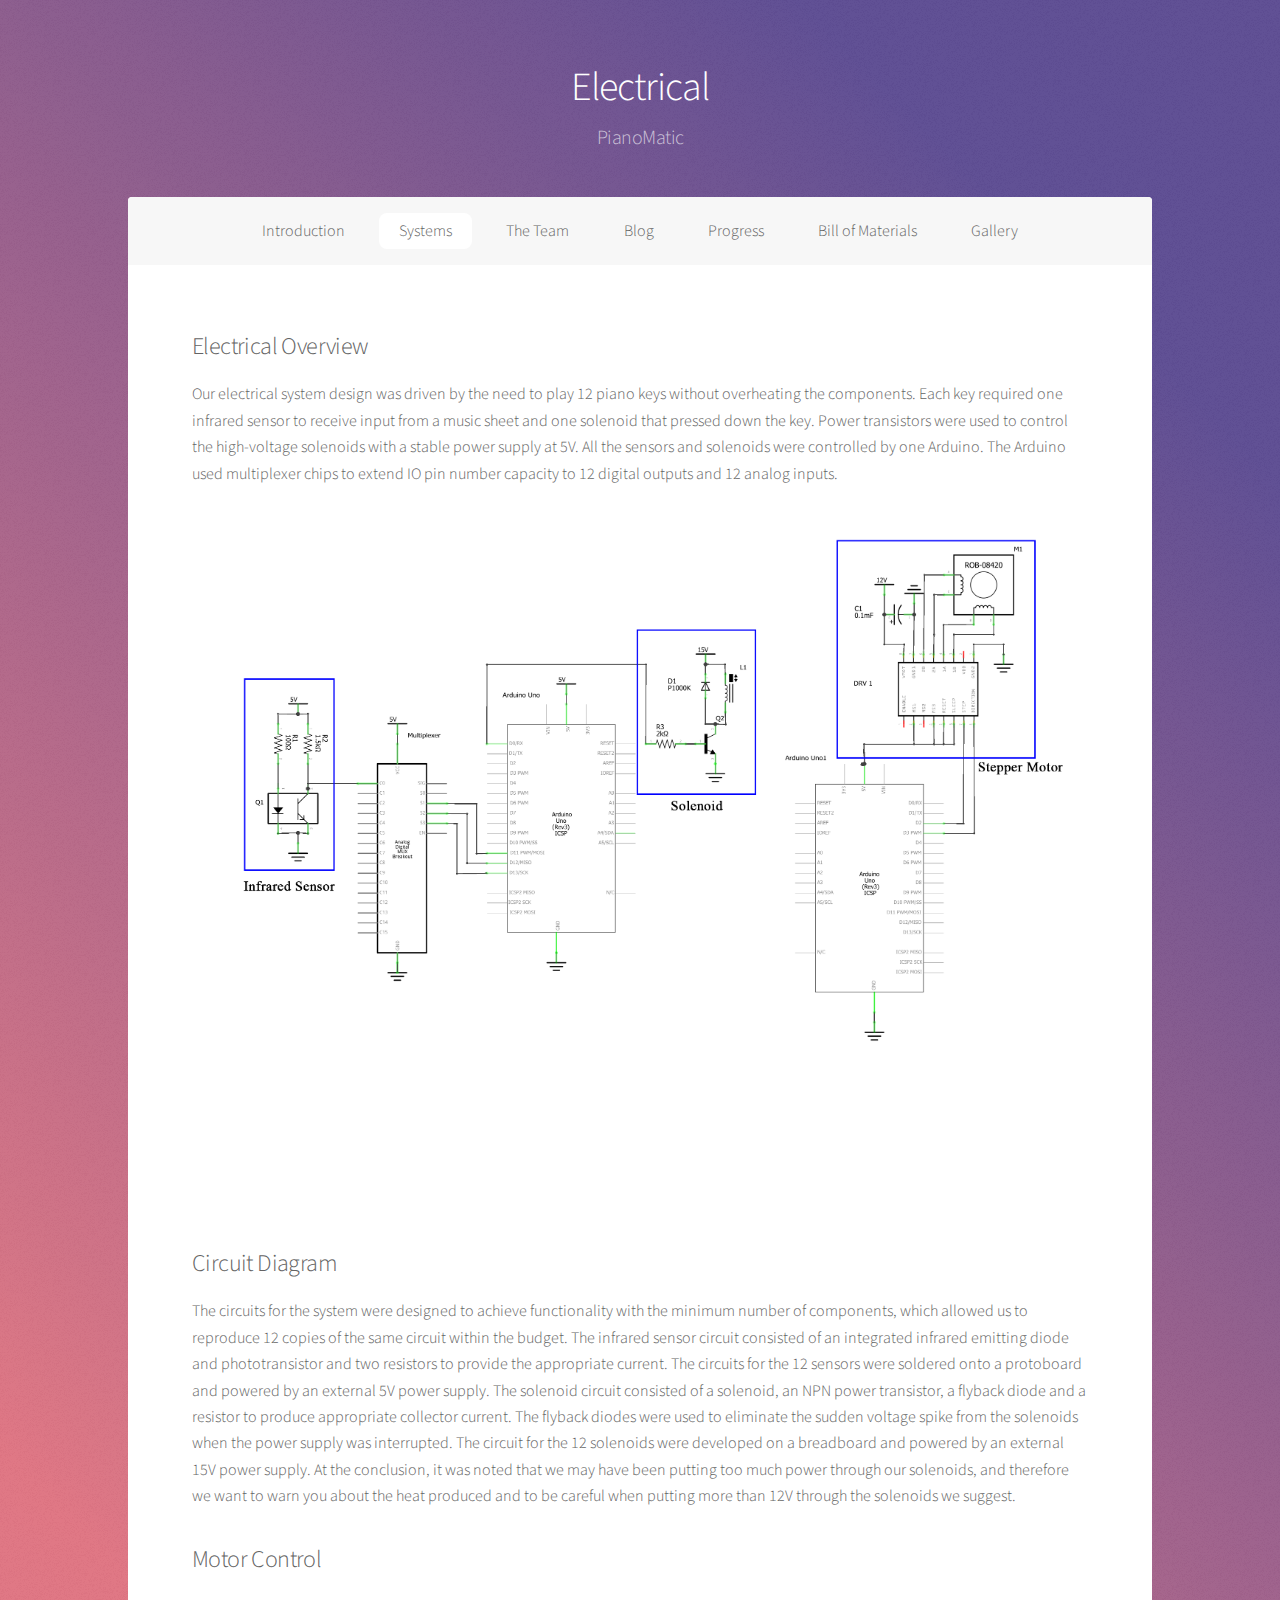
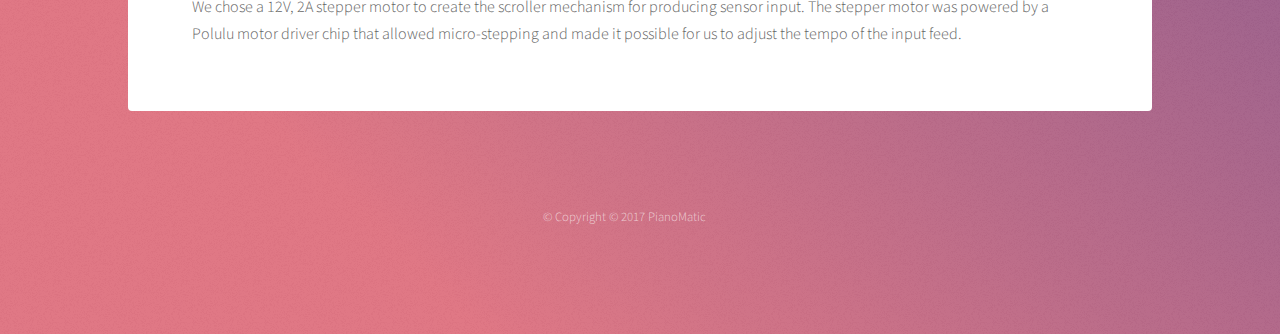
<file: Website/electrical.html>
<!DOCTYPE HTML>
<!--
 Stellar by HTML5 UP
 html5up.net | @ajlkn
 Free for personal and commercial use under the CCA 3.0 license (html5up.net/license)
 -->
<html>
    <head>
        <title>Electrical</title>
        <meta charset="utf-8" />
        <meta name="viewport" content="width=device-width, initial-scale=1" />
        <!--[if lte IE 8]><script src="assets/js/ie/html5shiv.js"></script><![endif]-->
        <link rel="stylesheet" href="assets/css/main.css" />
        <!--[if lte IE 9]><link rel="stylesheet" href="assets/css/ie9.css" /><![endif]-->
        <!--[if lte IE 8]><link rel="stylesheet" href="assets/css/ie8.css" /><![endif]-->
    </head>
    <body>

        <!-- Wrapper -->
        <div id="wrapper">

            <!-- Header -->
            <header id="header">
                <h1>Electrical</h1>
                <p>PianoMatic</p>
            </header>

            <!-- Nav -->
            <nav id="nav">
                <ul>
                    <li><a href="index.html">Introduction</a></li>
                    <li><a href="index.html#first" class="active">Systems</a></li>
                    <li><a href="bio.html">The Team</a></li>
                    <li><a href="blog.html">Blog</a></li>
                    <li><a href="sprints.html">Progress</a></li>
                    <li><a href="bom.html">Bill of Materials</a></li>
                    <li><a href="images.html">Gallery</a></li>
                </ul>
            </nav>

            <!-- Main -->

            <div id="main">

                <!-- Content -->
                <section id="content" class="main">
                    <h2>Electrical Overview</h2>
                    Our electrical system design was driven by the need to play 12 piano keys without overheating the components. Each key required one infrared sensor to receive input from a music sheet and one solenoid that pressed down the key. Power transistors were used to control the high-voltage solenoids with a stable power supply at 5V. All the sensors and solenoids were controlled by one Arduino. The Arduino used multiplexer chips to extend IO pin number capacity to 12 digital outputs and 12 analog inputs.

                    <p></p>
                    <div class="box alt">
                        <div class="row uniform">
                            <div class="12u"><span class="image fit"><img src="images/circuit_diagram.png" alt="" /></span></div>
                        </div>

                        <h2>Circuit Diagram</h2>
                        The circuits for the system were designed to achieve functionality with the minimum number of components, which allowed us to reproduce 12 copies of the same circuit within the budget.

                        The infrared sensor circuit consisted of an integrated infrared emitting diode and phototransistor and two resistors to provide the appropriate current. The circuits for the 12 sensors were soldered onto a protoboard and powered by an external 5V power supply.

                        The solenoid circuit consisted of a solenoid, an NPN power transistor, a flyback diode and a resistor to produce appropriate collector current. The flyback diodes were used to eliminate the sudden voltage spike from the solenoids when the power supply was interrupted. The circuit for the 12 solenoids were developed on a breadboard and powered by an external 15V power supply. At the conclusion, it was noted that we may have been putting too much power through our solenoids, and therefore we want to warn you about the heat produced and to be careful when putting more than 12V through the solenoids we suggest.

                        <p></p>
                        <h2>Motor Control</h2>
                        We chose a 12V, 2A stepper motor to create the scroller mechanism for producing sensor input. The stepper motor was powered by a Polulu motor driver chip that allowed micro-stepping and made it possible for us to adjust the tempo of the input feed.

                        <p></p>
                        </section>

            </div>

            <!-- Footer -->
            <footer id="footer">

                <p class="copyright">&copy; Copyright © 2017 PianoMatic </p>
            </footer>

        </div>

        <!-- Scripts -->
        <script src="assets/js/jquery.min.js"></script>
        <script src="assets/js/jquery.scrollex.min.js"></script>
        <script src="assets/js/jquery.scrolly.min.js"></script>
        <script src="assets/js/skel.min.js"></script>
        <script src="assets/js/util.js"></script>
        <!--[if lte IE 8]><script src="assets/js/ie/respond.min.js"></script><![endif]-->
        <script src="assets/js/main.js"></script>

    </body>
</html>
</file>
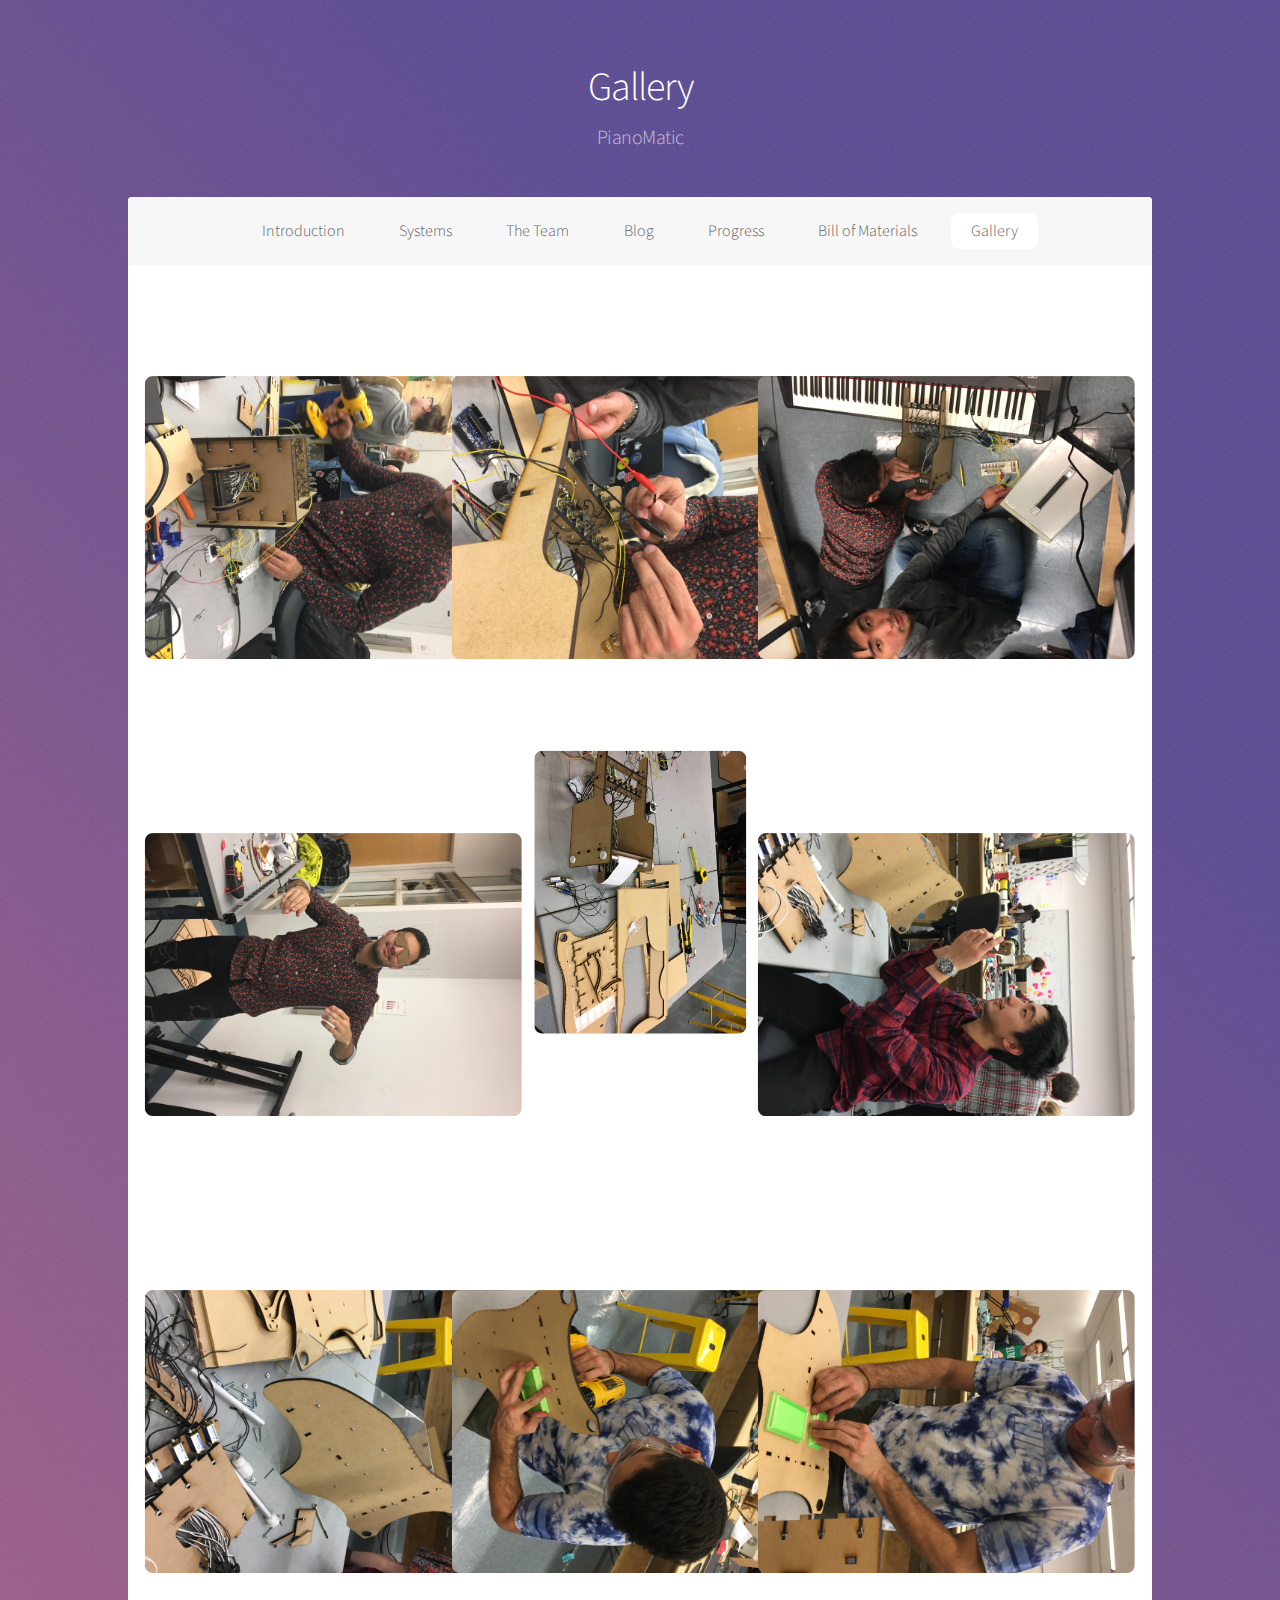
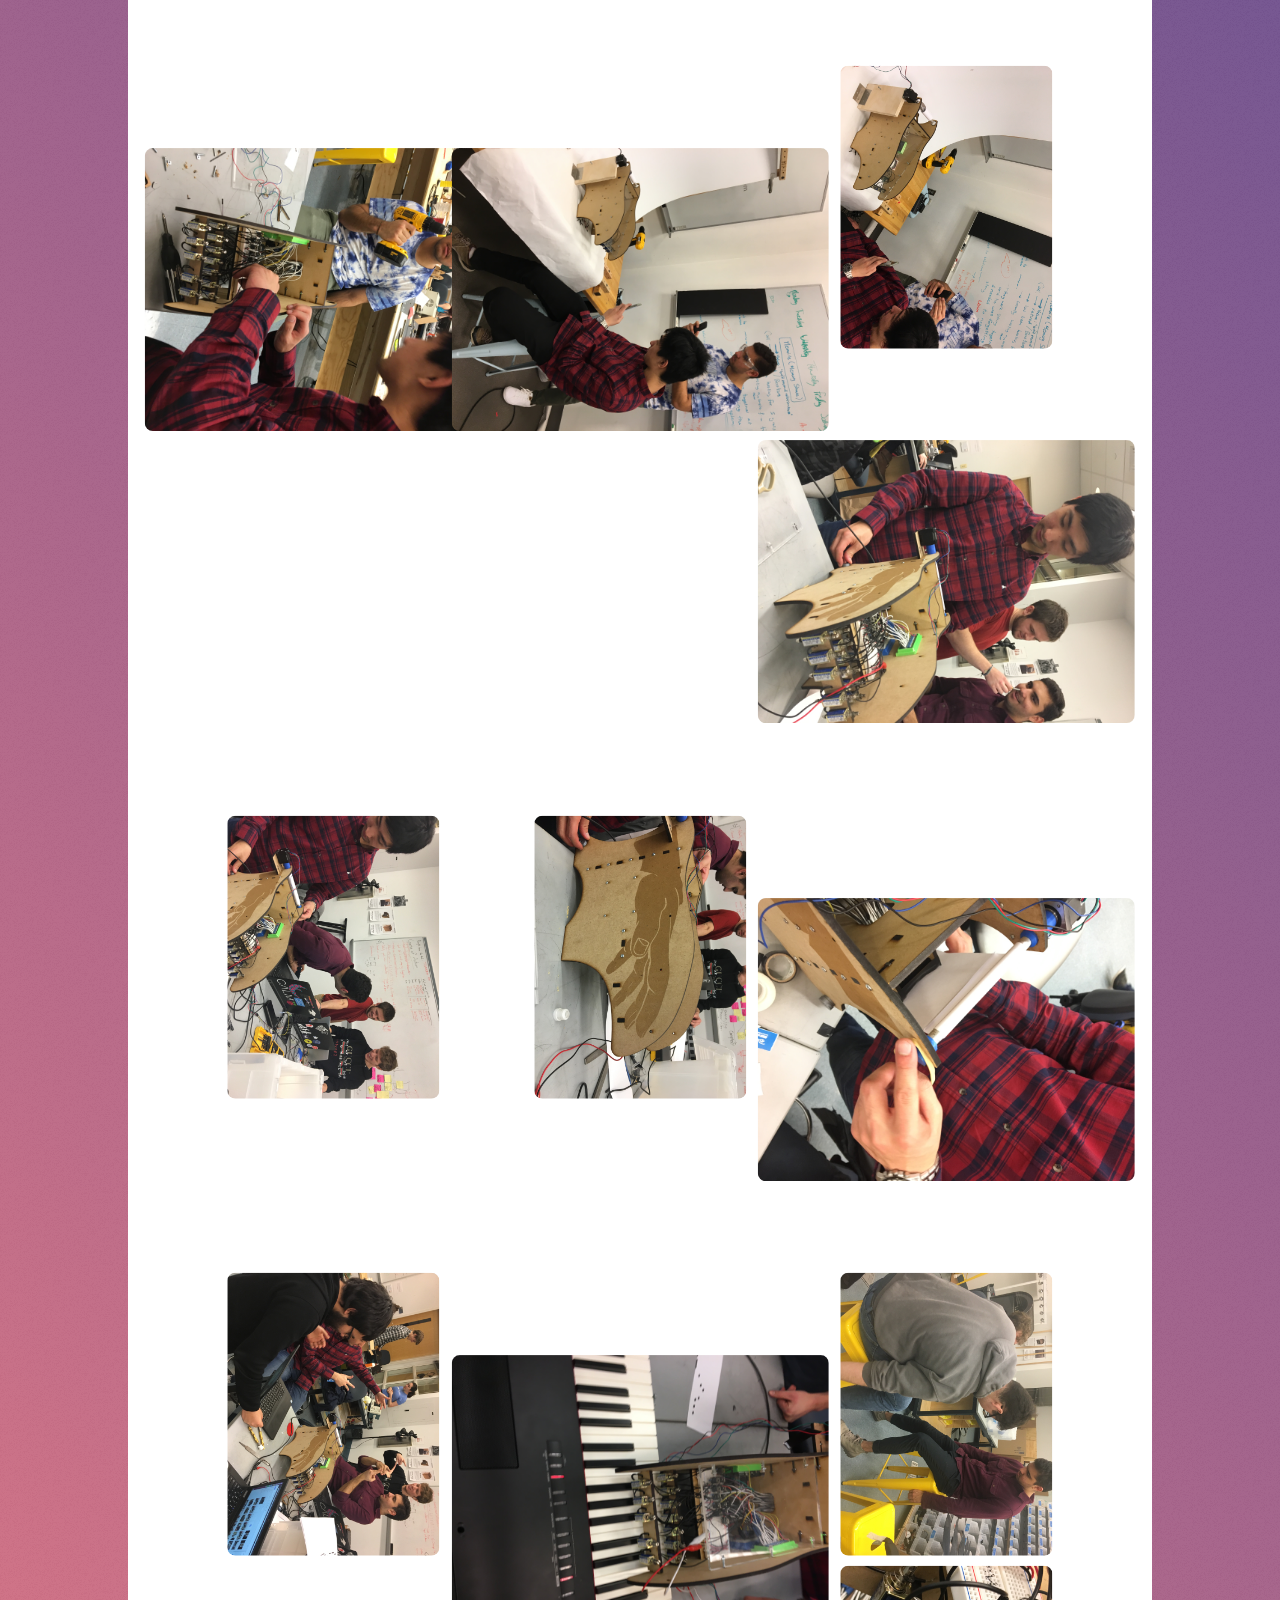
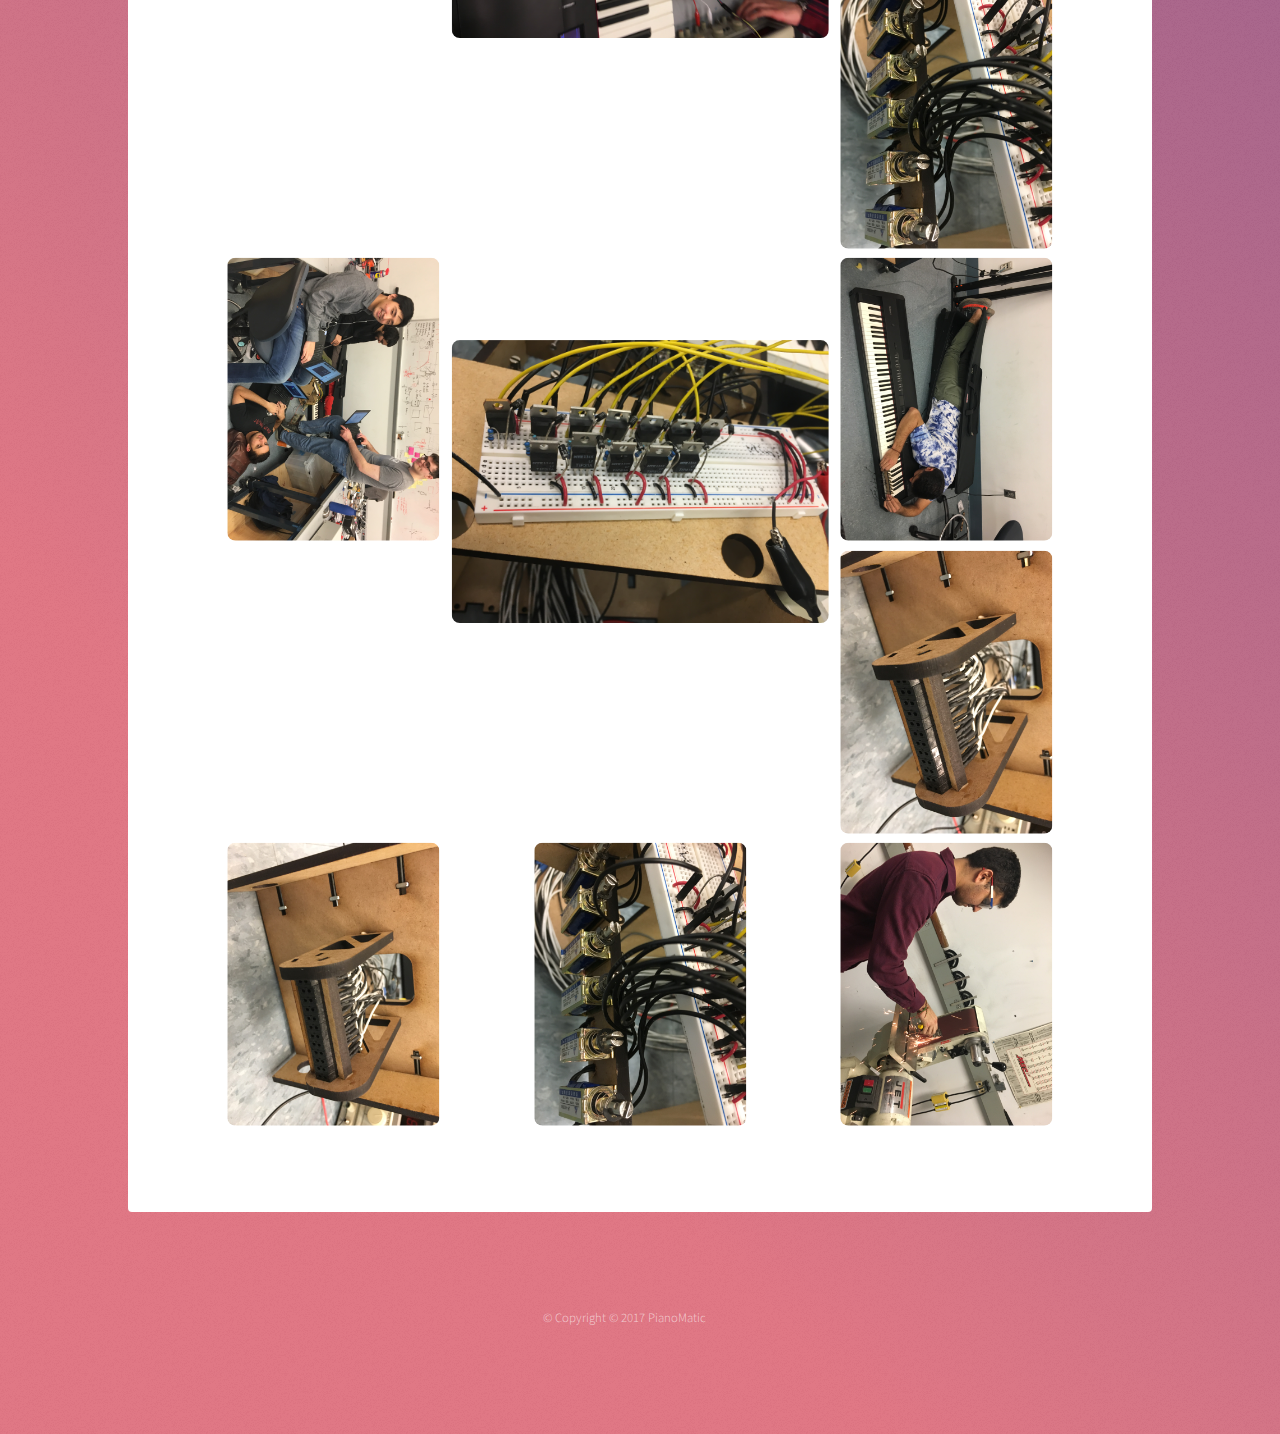
<file: Website/images.html>
<!DOCTYPE HTML>
<!--
 Stellar by HTML5 UP
 html5up.net | @ajlkn
 Free for personal and commercial use under the CCA 3.0 license (html5up.net/license)
 -->
<html>
    <head>
        <title>PianoMatic</title>
        <meta charset="utf-8" />
        <meta name="viewport" content="width=device-width, initial-scale=1" />
        <!--[if lte IE 8]><script src="assets/js/ie/html5shiv.js"></script><![endif]-->
        <link rel="stylesheet" href="assets/css/main.css" />
        <!--[if lte IE 9]><link rel="stylesheet" href="assets/css/ie9.css" /><![endif]-->
        <!--[if lte IE 8]><link rel="stylesheet" href="assets/css/ie8.css" /><![endif]-->
    </head>
    <body>
        
        <!-- Wrapper -->
        <div id="wrapper">
            
            <!-- Header -->
            <header id="header">
                <h1>Gallery</h1>
                <p>PianoMatic</p>
            </header>
            
            <!-- Nav -->
            <nav id="nav">
                <ul>
                    <li><a href="index.html">Introduction</a></li>
                    <li><a href="index.html#first">Systems</a></li>
                    <li><a href="bio.html">The Team</a></li>
                    <li><a href="blog.html">Blog</a></li>
                    <li><a href="sprints.html">Progress</a></li>
                    <li><a href="bom.html">Bill of Materials</a></li>
                    <li><a href="images.html" class="active">Gallery</a></li>
                </ul>
            </nav>
            <!-- Main -->
            <!-- Content -->
            <div id="main">
                <section id="content" class="main">
                    <div class="box alt">
                        <div class="row uniform">
                            <div class="4u"><span class="image fit"><img src="images/file1.JPG" alt="" class="rotate90" /></span></div>
                            <div class="4u"><span class="image fit"><img src="images/file4.JPG" alt="" class="rotate90" /></span></div>
                            <div class="4u"><span class="image fit"><img src="images/file5.JPG" alt="" class="rotate90" /></span></div>
                            <div class="4u"><span class="image fit"><img src="images/file6.JPG" alt="" class="rotate90" /></span></div>
                            <div class="4u"><span class="image fit"><img src="images/file7.JPG" alt="" class="rotate90" /></span></div>
                            <div class="4u"><span class="image fit"><img src="images/file8.JPG" alt="" class="rotate90" /></span></div>
                            <div class="4u"><span class="image fit"><img src="images/file9.JPG" alt="" class="rotate90" /></span></div>
                            <div class="4u"><span class="image fit"><img src="images/file10.JPG" alt="" class="rotate90" /></span></div>
                            <div class="4u"><span class="image fit"><img src="images/file11.JPG" alt="" class="rotate90" /></span></div>
                            <div class="4u"><span class="image fit"><img src="images/file12.JPG" alt="" class="rotate90" /></span></div>
                            <div class="4u"><span class="image fit"><img src="images/file16.JPG" alt="" class="rotate90" /></span></div>
                            <div class="4u"><span class="image fit"><img src="images/file17.JPG" alt="" class="rotate90" /></span></div>
                            
                            <div class="4u"><span class="image fit"><img src="images/file20.JPG" alt="" class="rotate90" /></span></div>
                            <div class="4u"><span class="image fit"><img src="images/file21.JPG" alt="" class="rotate90" /></span></div>
                            <div class="4u"><span class="image fit"><img src="images/file22.JPG" alt="" class="rotate90" /></span></div>
                            <div class="4u"><span class="image fit"><img src="images/file23.JPG" alt="" class="rotate90" /></span></div>
                            <div class="4u"><span class="image fit"><img src="images/file24.JPG" alt="" class="rotate90" /></span></div>
                            
                            <div class="4u"><span class="image fit"><img src="images/file26.JPG" alt="" class="rotate90" /></span></div>
                            
                            <div class="4u"><span class="image fit"><img src="images/file35.JPG" alt="" class="rotate90" /></span></div>
                            <div class="4u"><span class="image fit"><img src="images/file41.JPG" alt="" class="rotate90" /></span></div>
                            <div class="4u"><span class="image fit"><img src="images/file42.JPG" alt="" class="rotate90" /></span></div>
                            <div class="4u"><span class="image fit"><img src="images/file29.JPG" alt="" class="rotate90" /></span></div>
                            <div class="4u"><span class="image fit"><img src="images/file40.JPG" alt="" class="rotate90" /></span></div>
                            <div class="4u"><span class="image fit"><img src="images/file30.JPG" alt="" class="rotate90" /></span></div>
                            <div class="4u"><span class="image fit"><img src="images/file31.JPG" alt="" class="rotate90" /></span></div>
                            <div class="4u"><span class="image fit"><img src="images/file32.JPG" alt="" class="rotate90" /></span></div>
                            <div class="4u"><span class="image fit"><img src="images/file33.JPG" alt="" class="rotate90" /></span></div>
                            
                            
                        </div>
                    </div>
                </section>
            </div>
        </div>
        
        
        <!-- Footer -->
        <footer id="footer">
            <p class="copyright">&copy; Copyright © 2017 PianoMatic </p>
        </footer>
        
        </div>
        
        <!-- Scripts -->
        <script src="assets/js/jquery.min.js"></script>
        <script src="assets/js/jquery.scrollex.min.js"></script>
        <script src="assets/js/jquery.scrolly.min.js"></script>
        <script src="assets/js/skel.min.js"></script>
        <script src="assets/js/util.js"></script>
        <!--[if lte IE 8]><script src="assets/js/ie/respond.min.js"></script><![endif]-->
        <script src="assets/js/main.js"></script>
        
    </body>
</html>
</file>
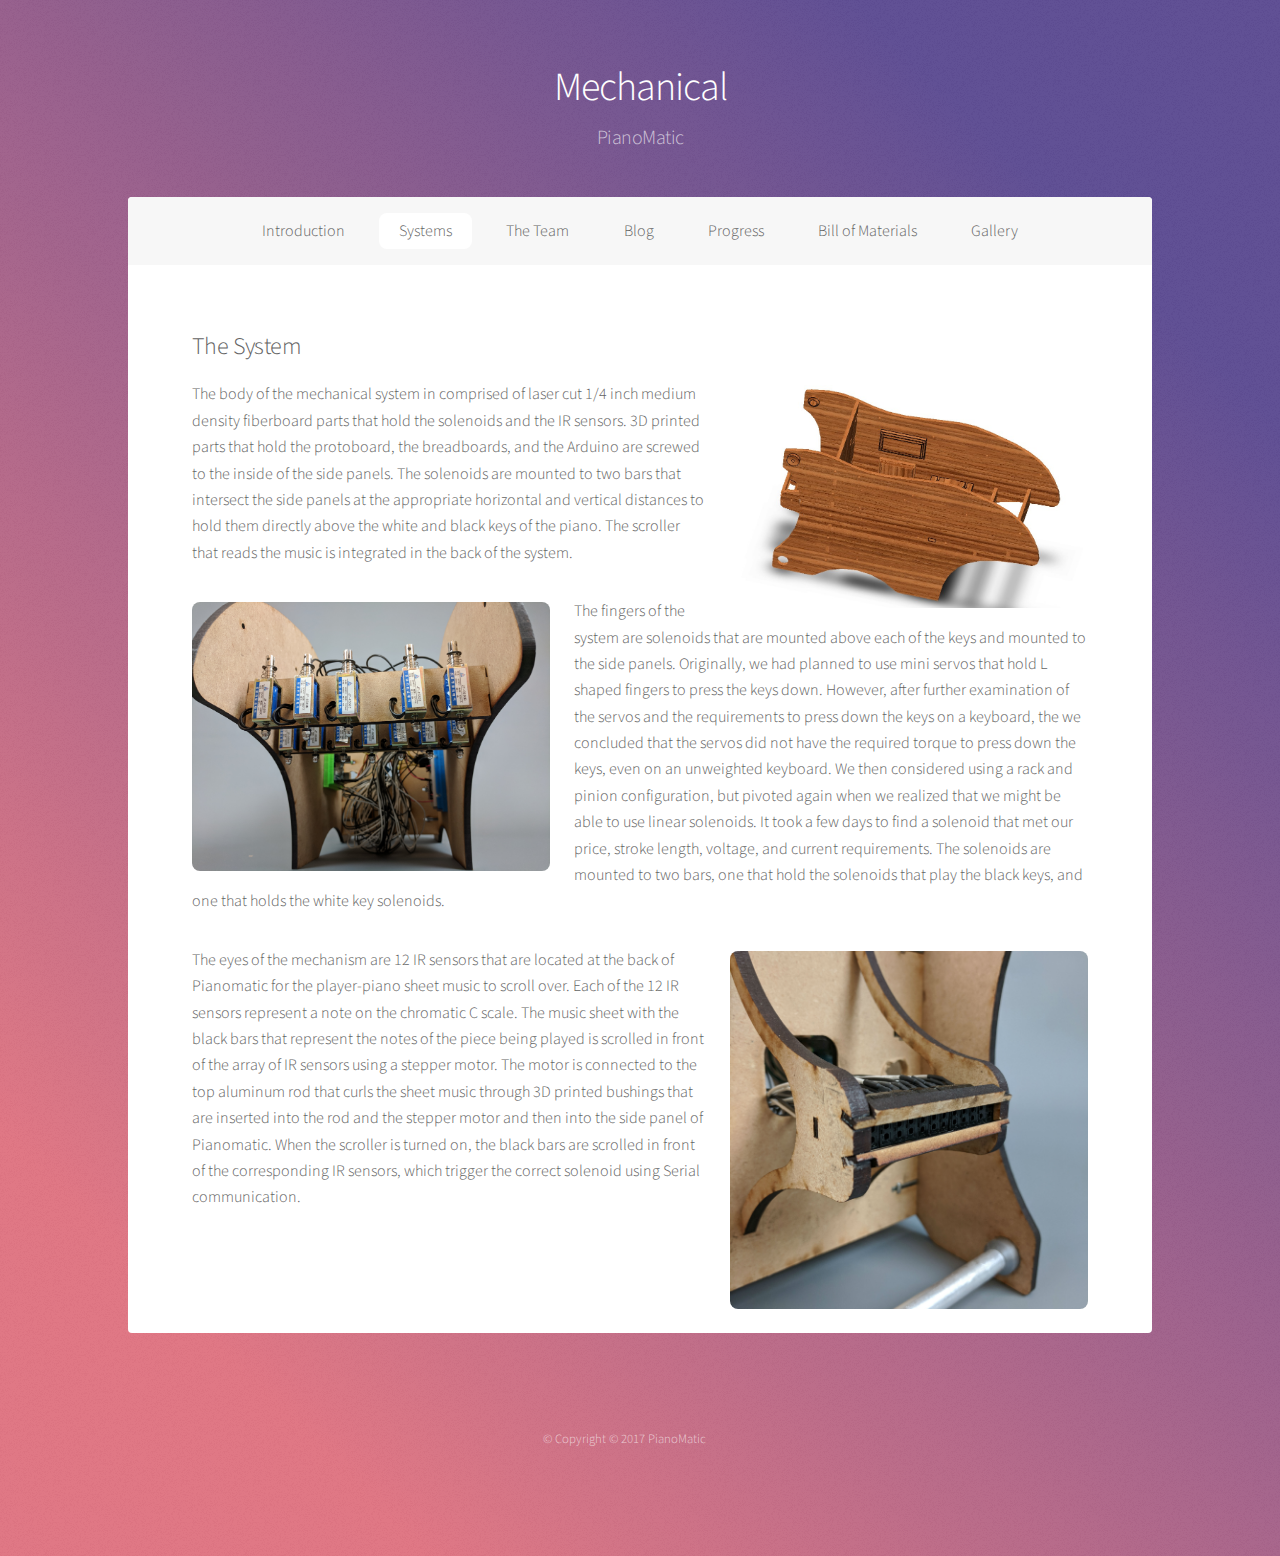
<file: Website/mechanical.html>
<!DOCTYPE HTML>
<!--
 Stellar by HTML5 UP
 html5up.net | @ajlkn
 Free for personal and commercial use under the CCA 3.0 license (html5up.net/license)
 -->
<html>
    <head>
        <title>Mechanical</title>
        <meta charset="utf-8" />
        <meta name="viewport" content="width=device-width, initial-scale=1" />
        <!--[if lte IE 8]><script src="assets/js/ie/html5shiv.js"></script><![endif]-->
        <link rel="stylesheet" href="assets/css/main.css" />
        <!--[if lte IE 9]><link rel="stylesheet" href="assets/css/ie9.css" /><![endif]-->
        <!--[if lte IE 8]><link rel="stylesheet" href="assets/css/ie8.css" /><![endif]-->
    </head>
    <body>
        
        <!-- Wrapper -->
        <div id="wrapper">
            
            <!-- Header -->
            <header id="header">
                <h1>Mechanical</h1>
                <p>PianoMatic</p>
            </header>
            
            <!-- Nav -->
            <nav id="nav">
                <ul>
                    <li><a href="index.html">Introduction</a></li>
                    <li><a href="index.html#first" class="active">Systems</a></li>
                    <li><a href="bio.html">The Team</a></li>
                    <li><a href="blog.html">Blog</a></li>
                    <li><a href="sprints.html">Progress</a></li>
                    <li><a href="bom.html">Bill of Materials</a></li>
                    <li><a href="images.html">Gallery</a></li>
                </ul>
            </nav>
            
            <!-- Main -->
            
            <div id="main">
                
                <!-- Content -->
                <section id="content" class="main">
                    <h2>The System</h2>
                    <p><span class="image right"><img src="images/cad.JPG" alt=""/></span>
                    The body of the mechanical system in comprised of laser cut 1/4 inch medium density fiberboard parts that hold the solenoids and the IR sensors. 3D printed parts that hold the protoboard, the breadboards, and the Arduino are screwed to the inside of the side panels. The solenoids are mounted to two bars that intersect the side panels at the appropriate horizontal and vertical distances to hold them directly above the white and black keys of the piano. The scroller that reads the music is integrated in the back of the system.
                    </p>
                    <p></p>
                    <p><span class="image left"><img src="images/fingers.jpg" alt=""/></span>
                    The fingers of the system are solenoids that are mounted above each of the keys and mounted to the side panels. Originally, we had planned to use mini servos that hold L shaped fingers to press the keys down. However, after further examination of the servos and the requirements to press down the keys on a keyboard, the we concluded that the servos did not have the required torque to press down the keys, even on an unweighted keyboard. We then considered using a rack and pinion configuration, but pivoted again when we realized that we might be able to use linear solenoids. It took a few days to find a solenoid that met our price, stroke length, voltage, and current requirements. The solenoids are mounted to two bars, one that hold the solenoids that play the black keys, and one that holds the white key solenoids.</p>
                    <p></p>
                    <p><span class="image right"><img src="images/eyes.jpg" alt=""
                    /></span>The eyes of the mechanism are 12 IR sensors that are located at the back of Pianomatic for the player-piano sheet music to scroll over. Each of the 12 IR sensors represent a note on the chromatic C scale. The music sheet with the black bars that represent the notes of the piece being played is scrolled in front of the array of IR sensors using a stepper motor. The motor is connected to the top aluminum rod that curls the sheet music through 3D printed bushings that are inserted into the rod and the stepper motor and then into the side panel of Pianomatic. When the scroller is turned on, the black bars are scrolled in front of the corresponding IR sensors, which trigger the correct solenoid using Serial communication.</p>
                    <br>
                    <p></p>
                </section>
                
            </div>
            
            <!-- Footer -->
            <footer id="footer">
                <p class="copyright">&copy; Copyright © 2017 PianoMatic </p>
            </footer>
            
        </div>
        
        <!-- Scripts -->
        <script src="assets/js/jquery.min.js"></script>
        <script src="assets/js/jquery.scrollex.min.js"></script>
        <script src="assets/js/jquery.scrolly.min.js"></script>
        <script src="assets/js/skel.min.js"></script>
        <script src="assets/js/util.js"></script>
        <!--[if lte IE 8]><script src="assets/js/ie/respond.min.js"></script><![endif]-->
        <script src="assets/js/main.js"></script>
        
    </body>
</html>
</file>
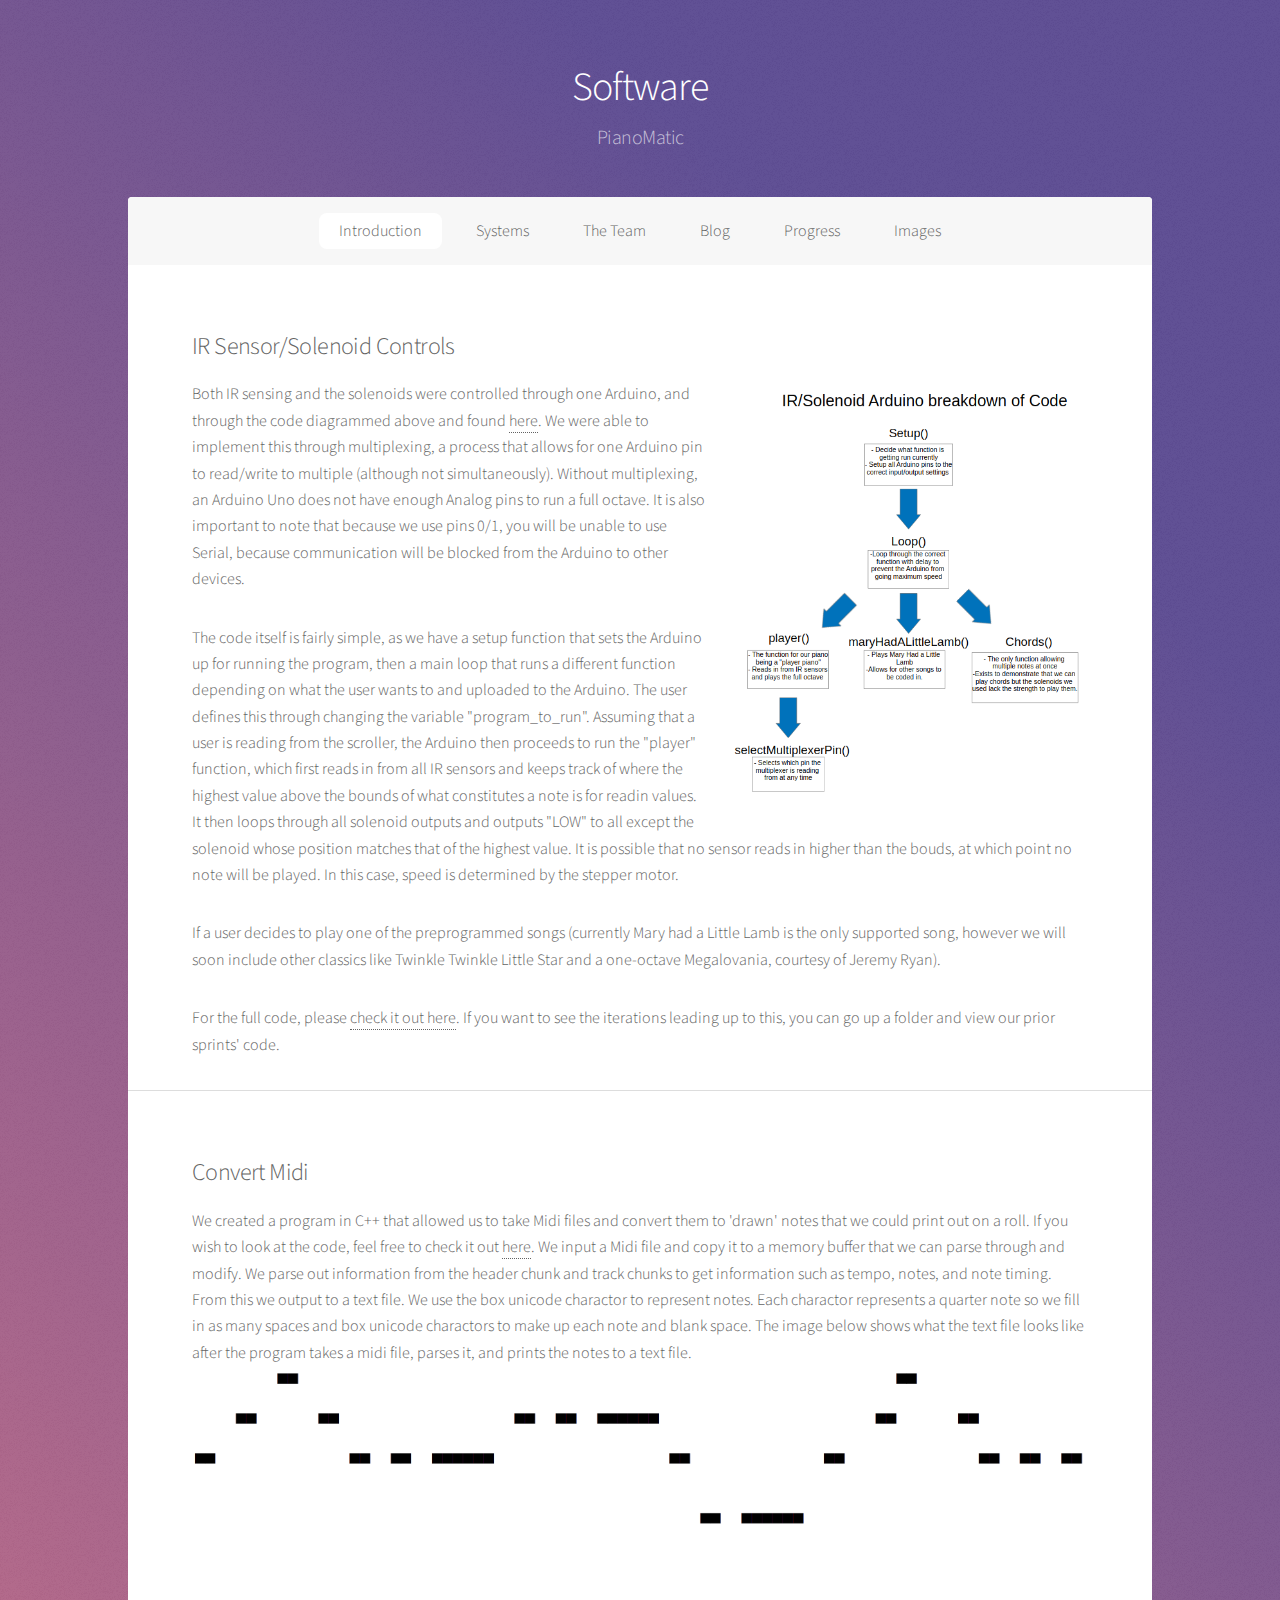
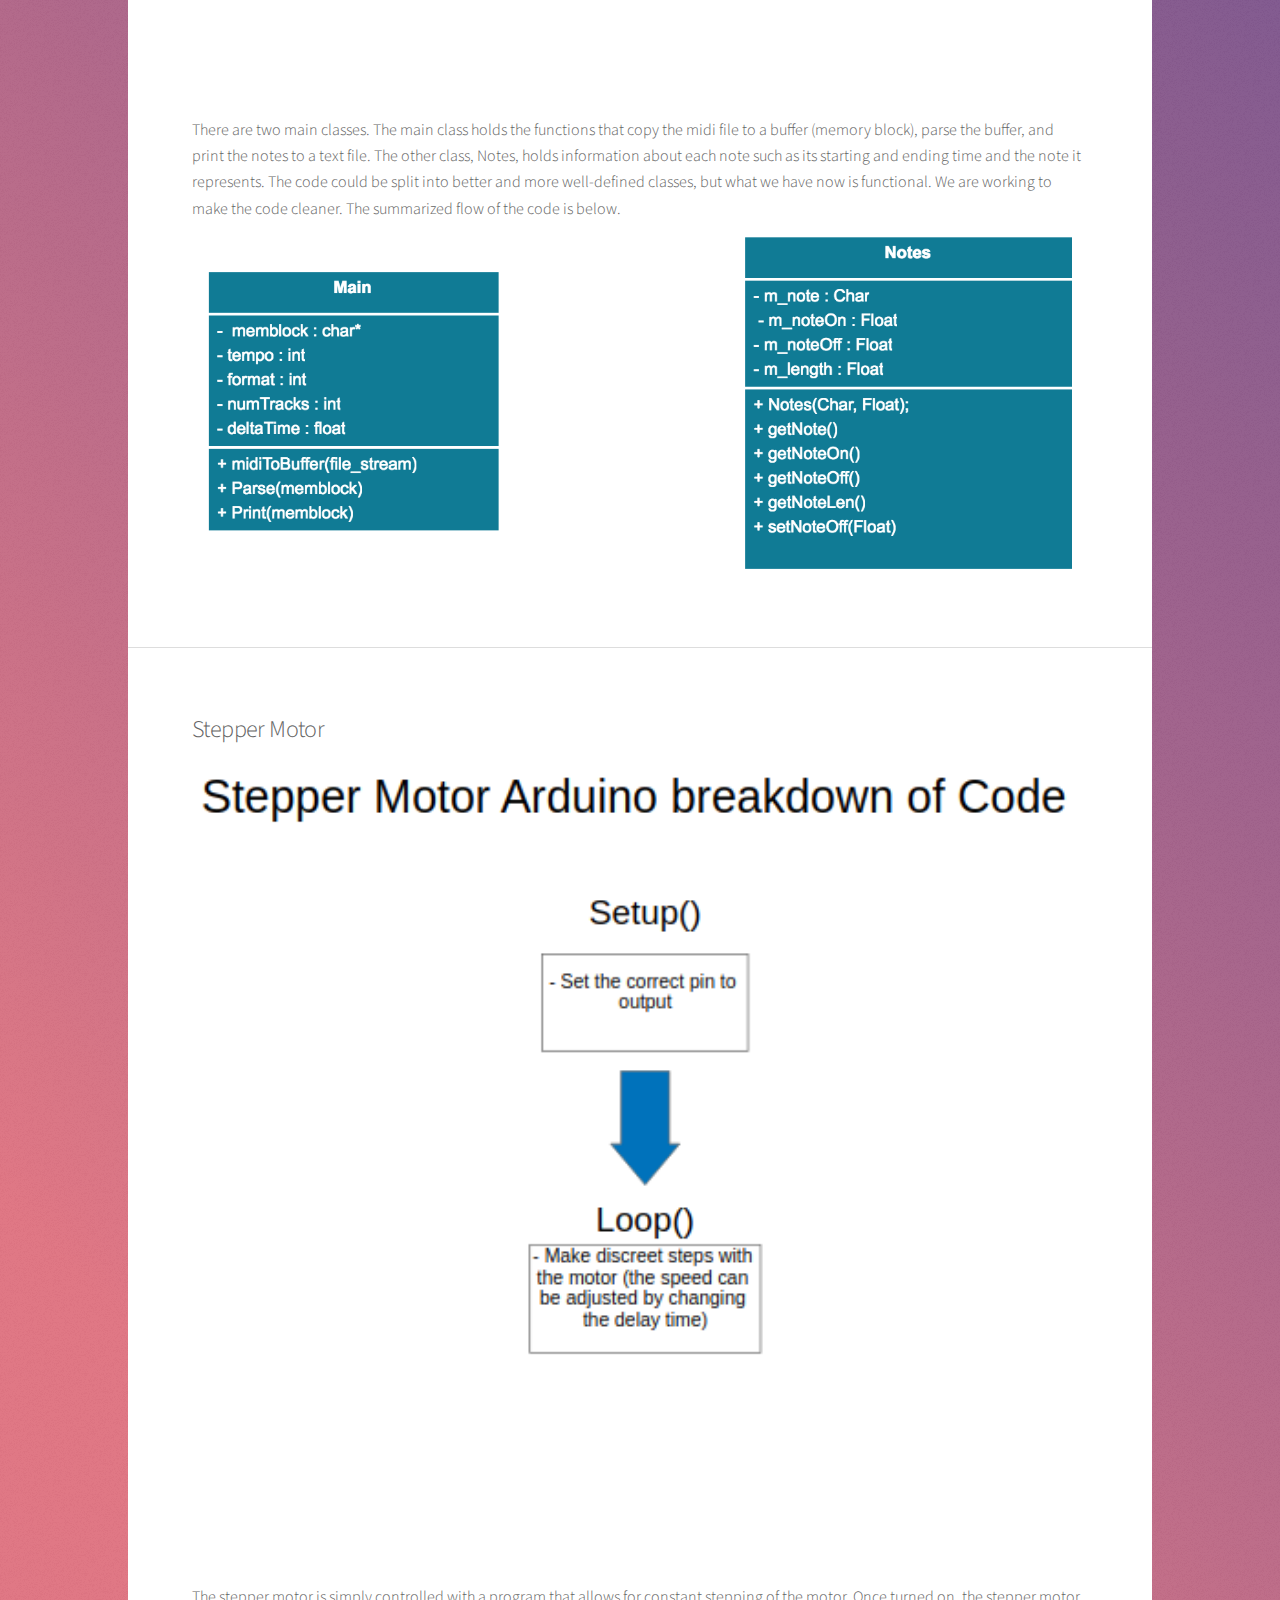
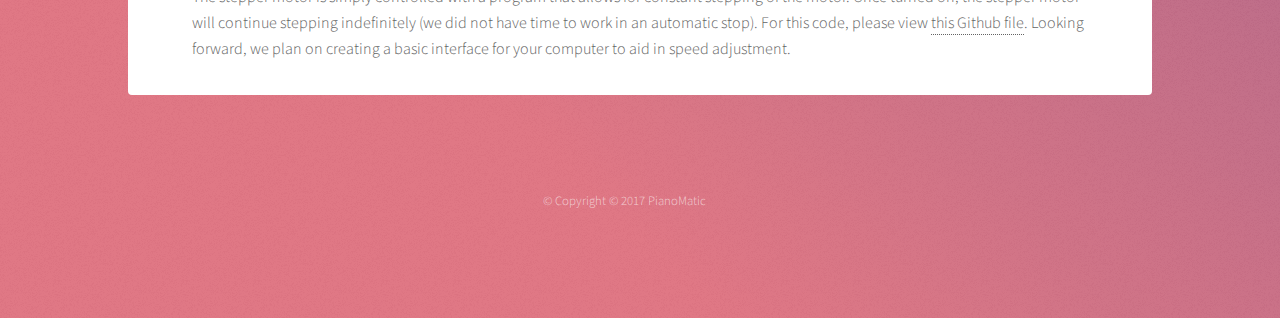
<file: Website/software.html>
<!DOCTYPE HTML>
<!--
 Stellar by HTML5 UP
 html5up.net | @ajlkn
 Free for personal and commercial use under the CCA 3.0 license (html5up.net/license)
 -->
<html>
    <head>
        <title>Software</title>
        <meta charset="utf-8" />
        <meta name="viewport" content="width=device-width, initial-scale=1" />
        <!--[if lte IE 8]><script src="assets/js/ie/html5shiv.js"></script><![endif]-->
        <link rel="stylesheet" href="assets/css/main.css" />
        <!--[if lte IE 9]><link rel="stylesheet" href="assets/css/ie9.css" /><![endif]-->
        <!--[if lte IE 8]><link rel="stylesheet" href="assets/css/ie8.css" /><![endif]-->
    </head>
    <body>

        <!-- Wrapper -->
        <div id="wrapper">

            <!-- Header -->
            <header id="header">
                <h1>Software</h1>
                <p>PianoMatic</p>
            </header>

            <!-- Nav -->
            <nav id="nav">
                <ul>
                    <li><a href="index.html" class="active">Introduction</a></li>
                    <li><a href="index.html">Systems</a></li>
                    <li><a href="bio.html">The Team</a></li>
                    <li><a href="blog.html">Blog</a></li>
                    <li><a href="sprints.html">Progress</a></li>
                    <li><a href="images.html">Images</a></li>
                </ul>
            </nav>

            <!-- Main -->

            <div id="main">

                <!-- Content -->
                <section id="content" class="main">
                    <h2>IR Sensor/Solenoid Controls</h2>
                    <span class="image right"><img src="images/IRduino.png" alt="" /></span>
                        Both IR sensing and the solenoids were controlled through one Arduino, and through the code diagrammed above and found <a href = "https://github.com/NickShermeister/Pianomatic/blob/master/Final_Sensing_Code/Final_Sensing_Code.ino">here</a>. We were able to implement this through multiplexing, a process that allows for one Arduino pin to read/write to multiple (although not simultaneously). Without multiplexing, an Arduino Uno does not have enough Analog pins to run a full octave. It is also important to note that because we use pins 0/1, you will be unable to use Serial, because communication will be blocked from the Arduino to other devices.
                        <p></p>
                        The code itself is fairly simple, as we have a setup function that sets the Arduino up for running the program, then a main loop that runs a different function depending on what the user wants to and uploaded to the Arduino. The user defines this through changing the variable "program_to_run". Assuming that a user is reading from the scroller, the Arduino then proceeds to run the "player" function, which first reads in from all IR sensors and keeps track of where the highest value above the bounds of what constitutes a note is for readin values. It then loops through all solenoid outputs and outputs "LOW" to all except the solenoid whose position matches that of the highest value. It is possible that no sensor reads in higher than the bouds, at which point no note will be played. In this case, speed is determined by the stepper motor.
                        <p></p>
                        If a user decides to play one of the preprogrammed songs (currently Mary had a Little Lamb is the only supported song, however we will soon include other classics like Twinkle Twinkle Little Star and a one-octave Megalovania, courtesy of Jeremy Ryan).
                        <p></p>
                        For the full code, please <a href = "https://github.com/NickShermeister/Pianomatic/blob/master/Final_Sensing_Code/Final_Sensing_Code.ino">check it out here</a>. If you want to see the iterations leading up to this, you can go up a folder and view our prior sprints' code.

                </section>

                <section id="content" class="main">
                    <h2>Convert Midi</h2>
                    We created a program in C++ that allowed us to take Midi files and convert them to 'drawn' notes that we could print out on a roll. If you wish to look at the code, feel free to check it out <a href = "https://github.com/NickShermeister/Pianomatic">here</a>.

                    We input a Midi file and copy it to a memory buffer that we can parse through and modify. We parse out information from the header chunk and track chunks to get information such as tempo, notes, and note timing.

                    From this we output to a text file. We use the box unicode charactor to represent notes. Each charactor represents a quarter note so we fill in as many spaces and box unicode charactors to make up each note and blank space. The image below shows what the text file looks like after the program takes a midi file, parses it, and prints the notes to a text file.

                    <div class="box alt">
                        <div class="row uniform">
                            <div class="12u"><span class="image fit"><img src="images/final_chris.png" alt="" /></span></div>
                        </div>

                        There are two main classes. The main class holds the functions that copy the midi file to a buffer (memory block), parse the buffer, and print the notes to a text file. The other class, Notes, holds information about each note such as its starting and ending time and the note it represents. The code could be split into better and more well-defined classes, but what we have now is functional. We are working to make the code cleaner. The summarized flow of the code is below.

                        <div class="box alt">
                            <div class="row uniform">
                                <div class="12u"><span class="image fit"><img src="images/diagram_chris.png" alt="" /></span></div>
                            </div>
                            </section>

                <section id="content" class="main">
                    <h2>Stepper Motor</h2>
                    <span class="image fit"><img src="images/stepperMotor.jpg" alt=""/></span>


                    The stepper motor is simply controlled with a program that allows for constant stepping of the motor. Once turned on, the stepper motor will continue stepping indefinitely (we did not have time to work in an automatic stop). For this code, please view <a href = "https://github.com/NickShermeister/Pianomatic/tree/master/Stepper_motor"> this Github file</a>. Looking forward, we plan on creating a basic interface for your computer to aid in speed adjustment.

                </section>

            </div>

            <!-- Footer -->
            <footer id="footer">
                <p class="copyright">&copy; Copyright © 2017 PianoMatic </p>
            </footer>

        </div>

        <!-- Scripts -->
        <script src="assets/js/jquery.min.js"></script>
        <script src="assets/js/jquery.scrollex.min.js"></script>
        <script src="assets/js/jquery.scrolly.min.js"></script>
        <script src="assets/js/skel.min.js"></script>
        <script src="assets/js/util.js"></script>
        <!--[if lte IE 8]><script src="assets/js/ie/respond.min.js"></script><![endif]-->
        <script src="assets/js/main.js"></script>

    </body>
</html>
</file>
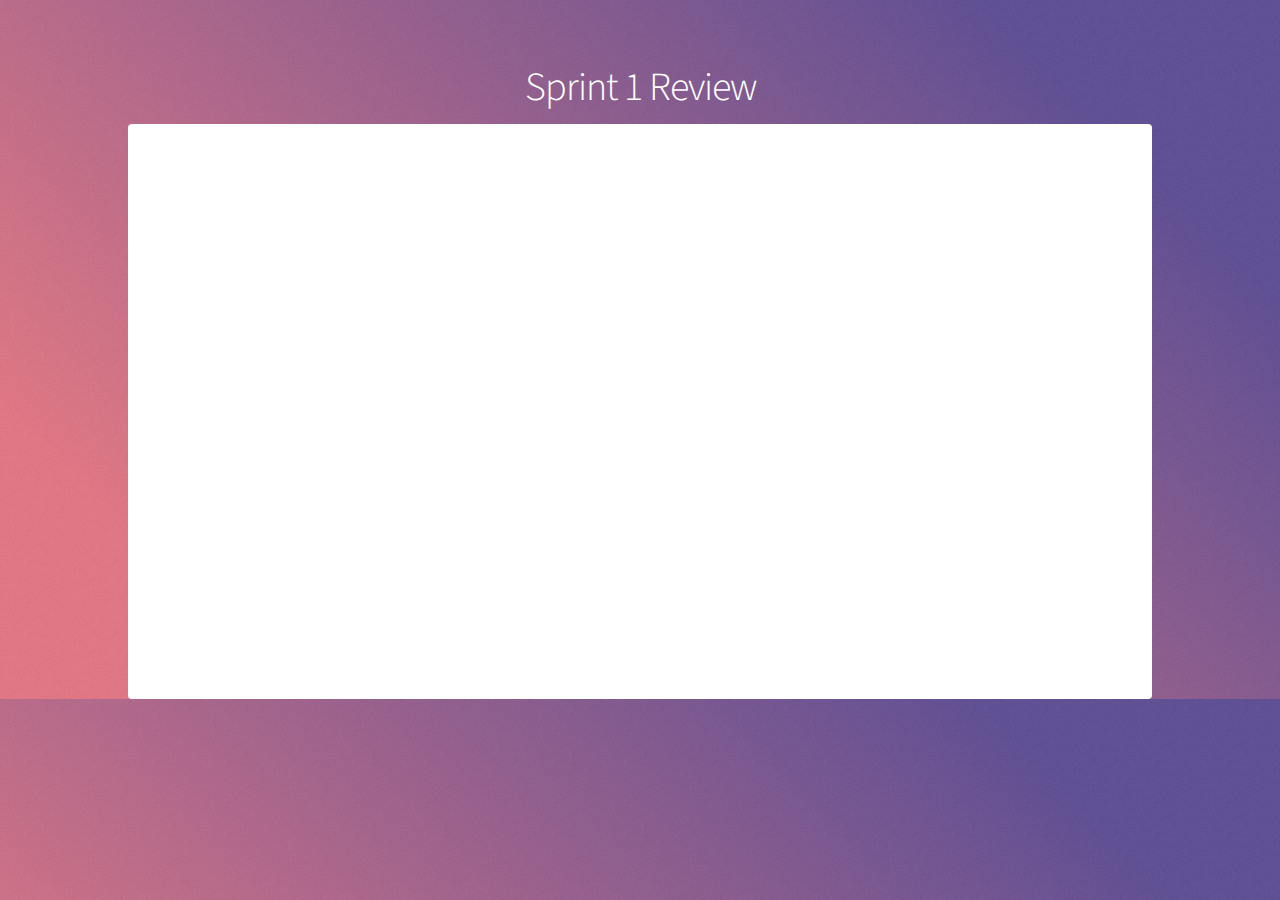
<file: Website/sprint1.html>
<!DOCTYPE HTML>
<!--
	Stellar by HTML5 UP
	html5up.net | @ajlkn
	Free for personal and commercial use under the CCA 3.0 license (html5up.net/license)
-->
<html>
	<head>
		<title>Elements - Stellar by HTML5 UP</title>
		<meta charset="utf-8" />
		<meta name="viewport" content="width=device-width, initial-scale=1" />
		<!--[if lte IE 8]><script src="assets/js/ie/html5shiv.js"></script><![endif]-->
		<link rel="stylesheet" href="assets/css/main.css" />
		<!--[if lte IE 9]><link rel="stylesheet" href="assets/css/ie9.css" /><![endif]-->
		<!--[if lte IE 8]><link rel="stylesheet" href="assets/css/ie8.css" /><![endif]-->
	</head>
	<body>

		<!-- Wrapper -->
			<div id="wrapper">

				<!-- Header -->
					<header id="header">
						<h1>Sprint 1 Review</h1>
					</header>

				<!-- Main -->
					<div id="main">

						<!-- Content -->
							<section id="content" class="main">

								<section>
									<iframe src="https://docs.google.com/presentation/d/e/2PACX-1vQRkk6jYCY67yqI2a4BZKeZyFMoq33ZZL57lEKM3KF8vbGmRy2pxKTSd31ksUrFNbIJMOQML_X52snj/embed?start=false&loop=false&delayms=3000" frameborder="0" width="800" height="479" allowfullscreen="true" mozallowfullscreen="true" webkitallowfullscreen="true" align="middle"></iframe>
								</section>
							</section>
						</div>
</file>
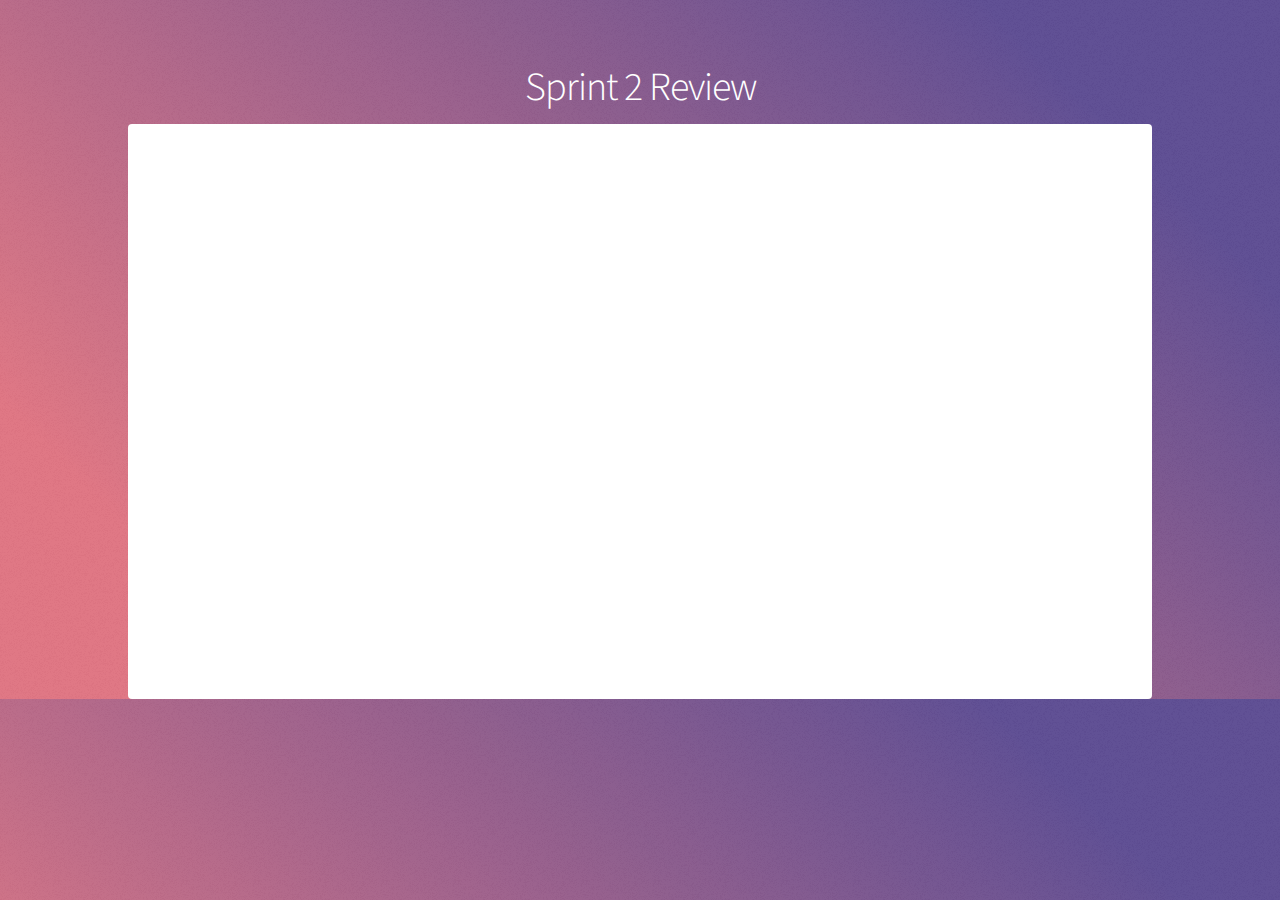
<file: Website/sprint2.html>
<!DOCTYPE HTML>
<!--
	Stellar by HTML5 UP
	html5up.net | @ajlkn
	Free for personal and commercial use under the CCA 3.0 license (html5up.net/license)
-->
<html>
	<head>
		<title>Elements - Stellar by HTML5 UP</title>
		<meta charset="utf-8" />
		<meta name="viewport" content="width=device-width, initial-scale=1" />
		<!--[if lte IE 8]><script src="assets/js/ie/html5shiv.js"></script><![endif]-->
		<link rel="stylesheet" href="assets/css/main.css" />
		<!--[if lte IE 9]><link rel="stylesheet" href="assets/css/ie9.css" /><![endif]-->
		<!--[if lte IE 8]><link rel="stylesheet" href="assets/css/ie8.css" /><![endif]-->
	</head>
	<body>

		<!-- Wrapper -->
			<div id="wrapper">

				<!-- Header -->
					<header id="header">
						<h1>Sprint 2 Review</h1>
					</header>

				<!-- Main -->
					<div id="main">

						<!-- Content -->
							<section id="content" class="main">

								<section>
									<iframe src="https://docs.google.com/presentation/d/e/2PACX-1vS9pcYHzqM8j6zvjbdwarz1IaL3gY23p9Q2OP7c7eu3LIoh771TftEb346RWYk7ELirGPs3raqx6Zbm/embed?start=false&loop=false&delayms=3000" frameborder="0" width="800" height="479" allowfullscreen="true" mozallowfullscreen="true" webkitallowfullscreen="true"></iframe>
								</section>
							</section>
						</div>
</file>
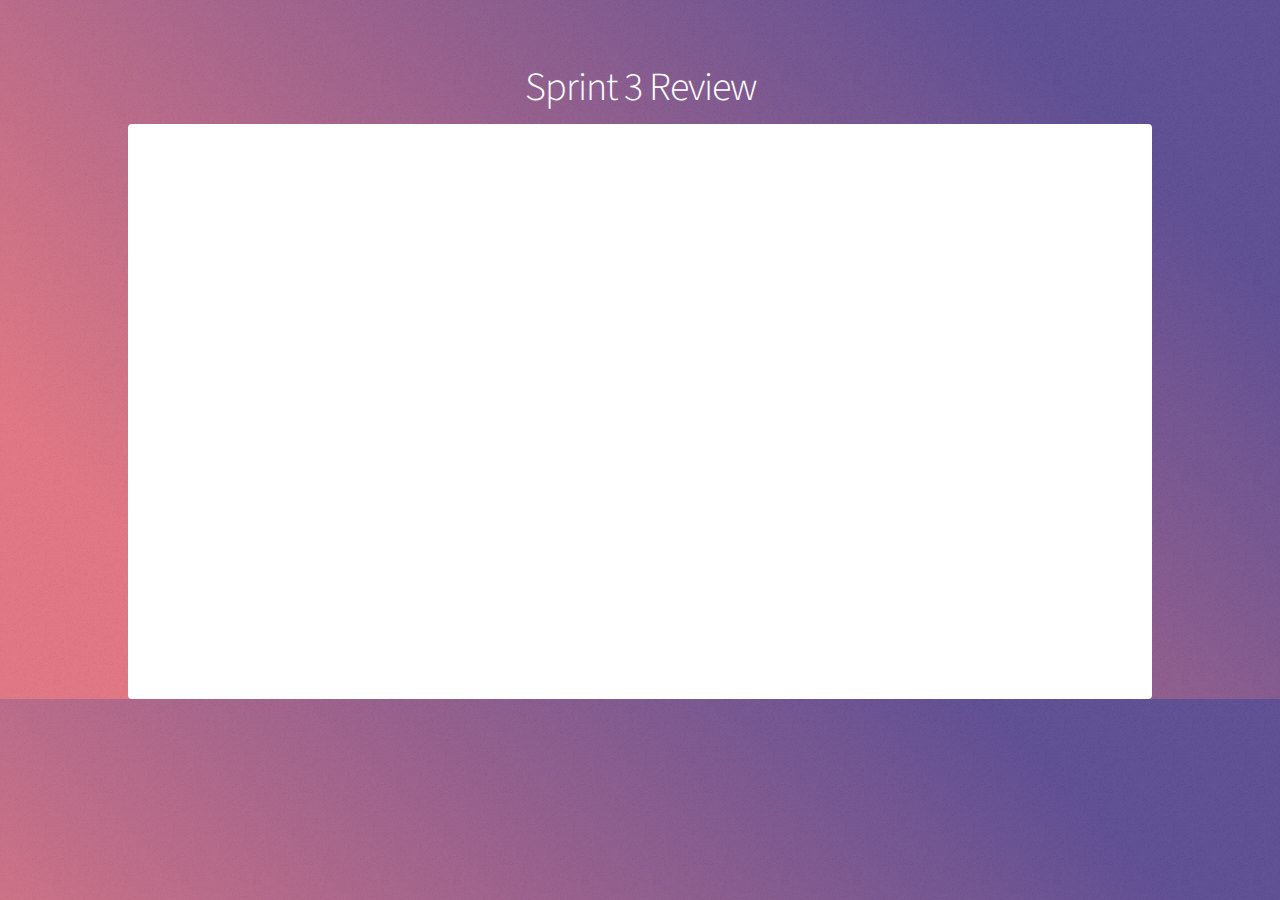
<file: Website/sprint3.html>
<!DOCTYPE HTML>
<!--
	Stellar by HTML5 UP
	html5up.net | @ajlkn
	Free for personal and commercial use under the CCA 3.0 license (html5up.net/license)
-->
<html>
	<head>
		<title>Elements - Stellar by HTML5 UP</title>
		<meta charset="utf-8" />
		<meta name="viewport" content="width=device-width, initial-scale=1" />
		<!--[if lte IE 8]><script src="assets/js/ie/html5shiv.js"></script><![endif]-->
		<link rel="stylesheet" href="assets/css/main.css" />
		<!--[if lte IE 9]><link rel="stylesheet" href="assets/css/ie9.css" /><![endif]-->
		<!--[if lte IE 8]><link rel="stylesheet" href="assets/css/ie8.css" /><![endif]-->
	</head>
	<body>

		<!-- Wrapper -->
			<div id="wrapper">

				<!-- Header -->
					<header id="header">
						<h1>Sprint 3 Review</h1>
					</header>

				<!-- Main -->
					<div id="main">

						<!-- Content -->
							<section id="content" class="main">

								<section>
									<iframe src="https://docs.google.com/presentation/d/e/2PACX-1vRJ6Y1m-uOGeaJg6A5YaH3c1JV1nCu8asnKlwOTujkV4MNgXstd1dy9Gty-CWS8LHhhUeQbHMMFSfRH/embed?start=false&loop=true&delayms=3000" frameborder="0" width="800" height="479" allowfullscreen="true" mozallowfullscreen="true" webkitallowfullscreen="true"></iframe>
								</section>
							</section>
						</div>
</file>
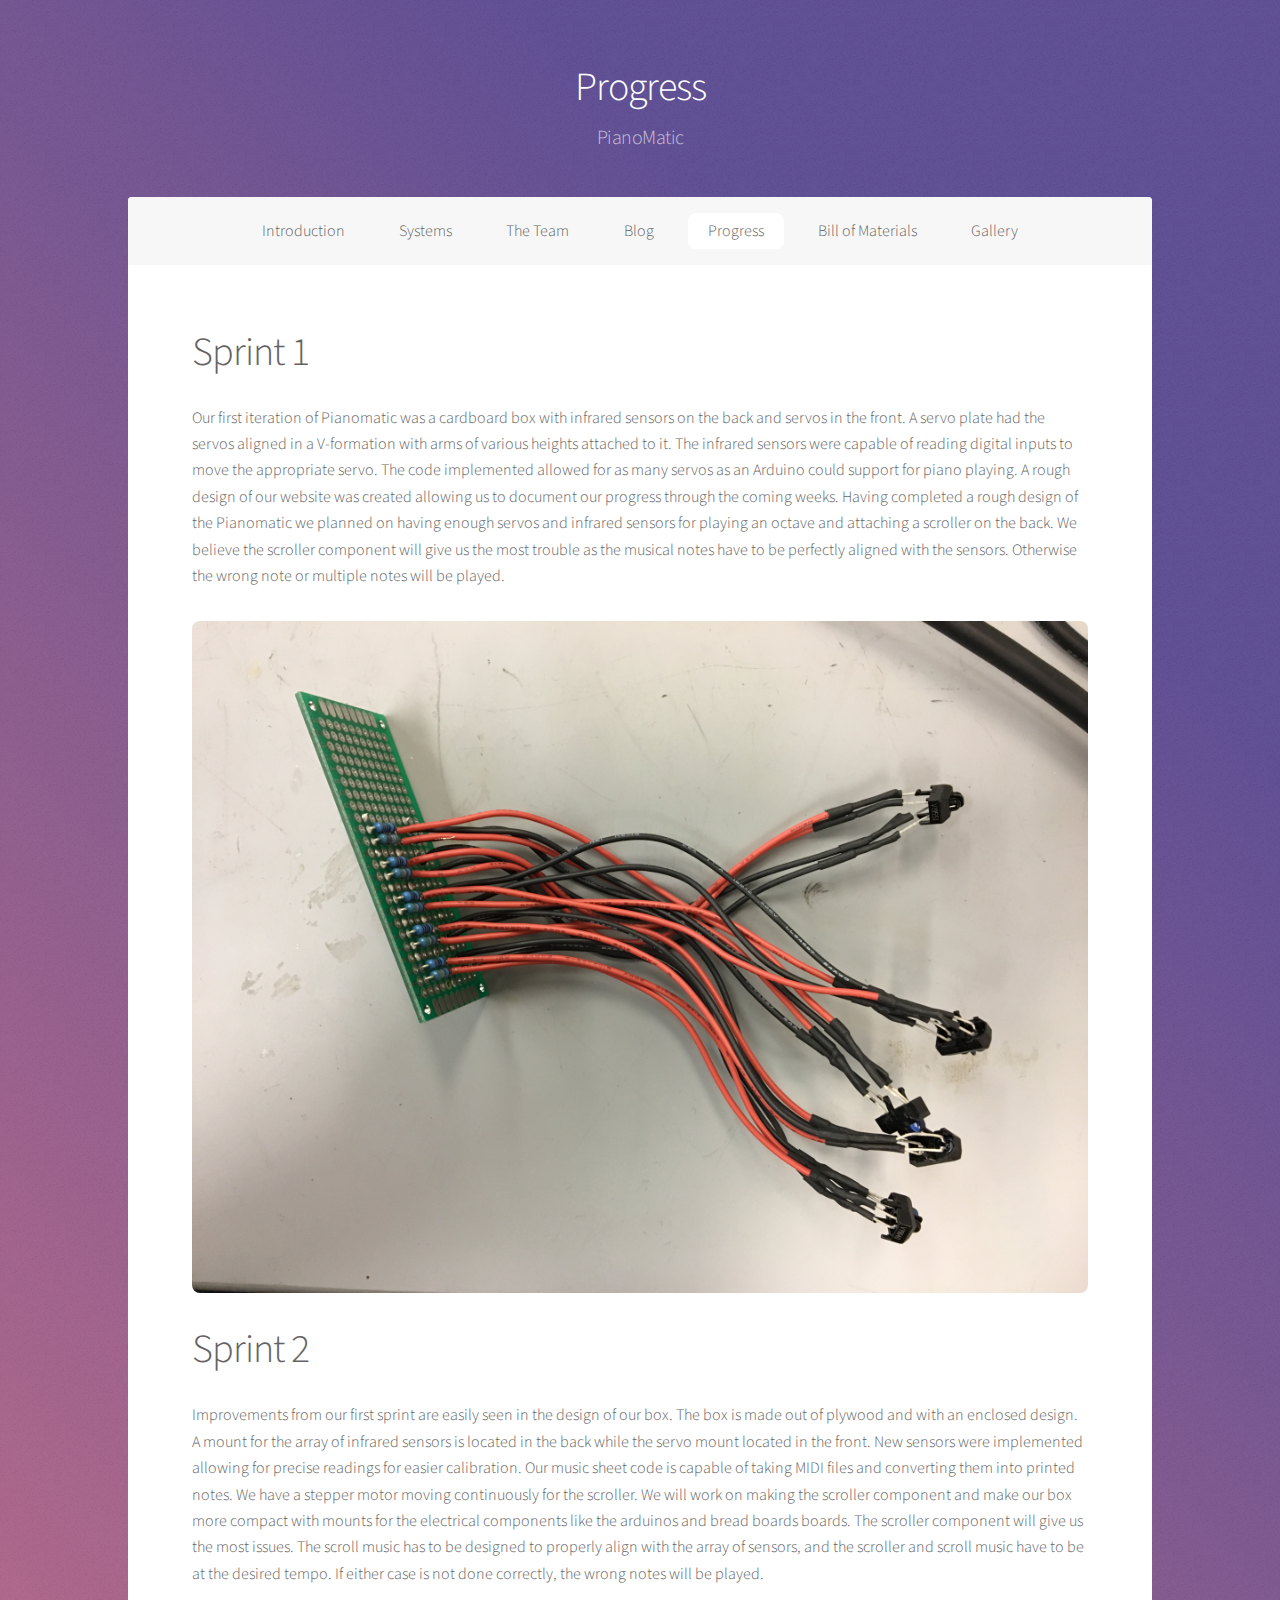
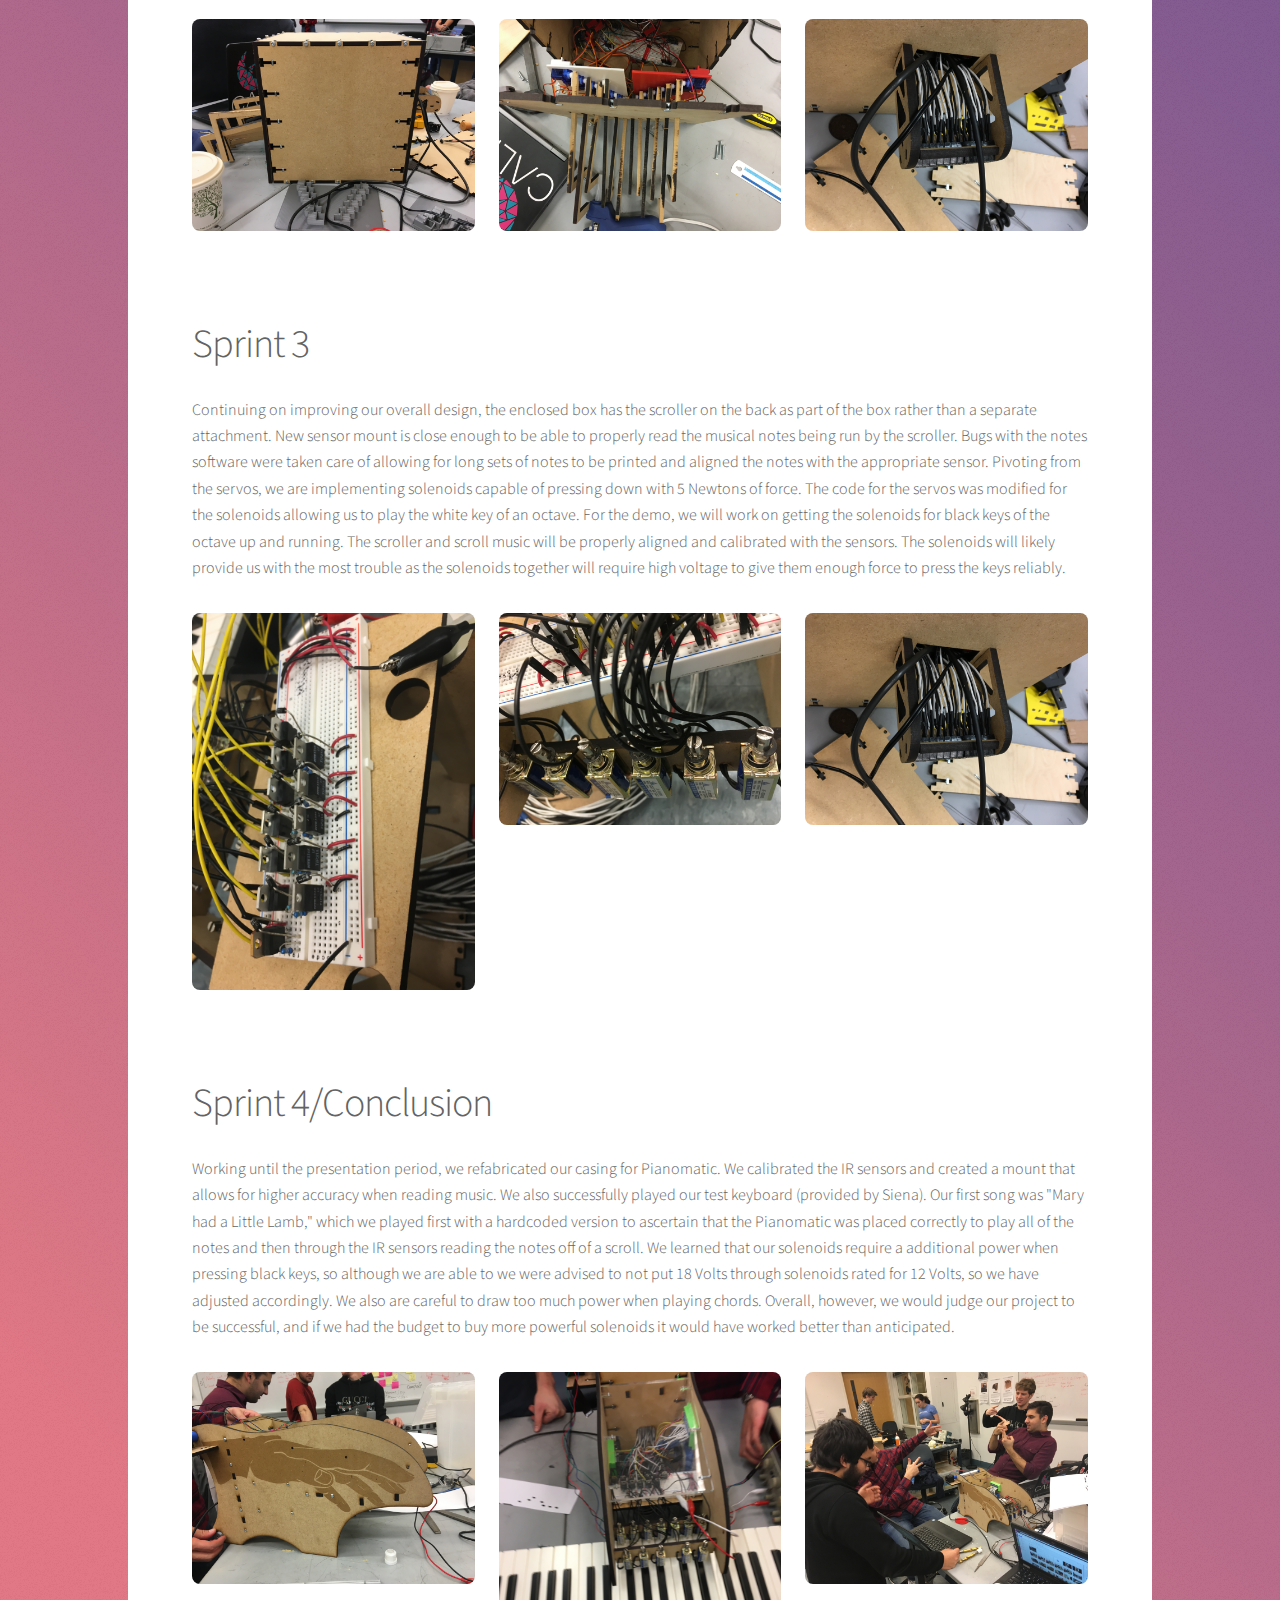
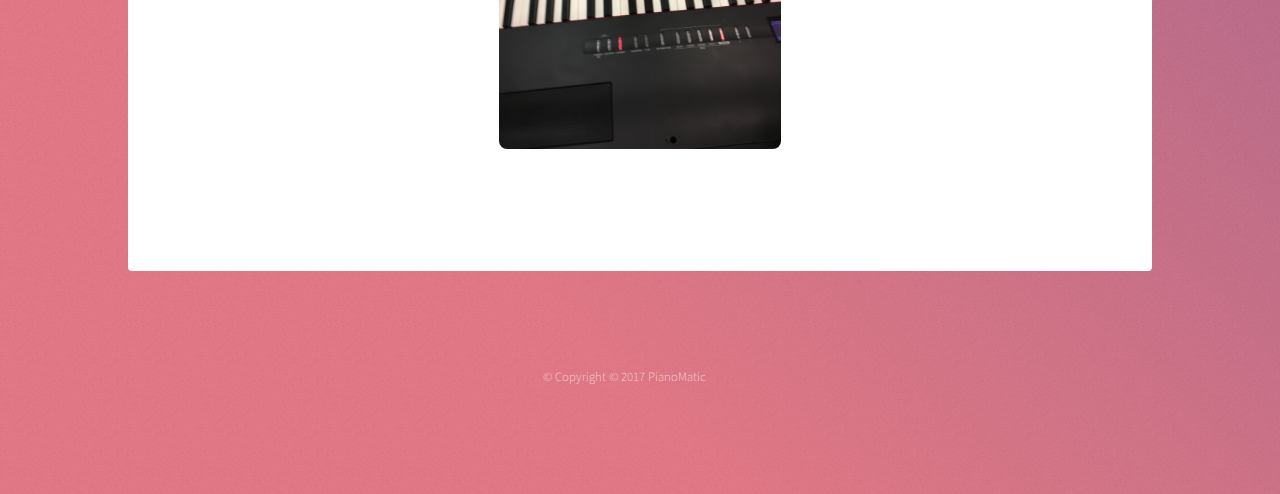
<file: Website/sprints.html>
<!DOCTYPE HTML>
<!--
 Stellar by HTML5 UP
 html5up.net | @ajlkn
 Free for personal and commercial use under the CCA 3.0 license (html5up.net/license)
 -->
<html>
    <head>
        <title>PianoMatic</title>
        <meta charset="utf-8" />
        <meta name="viewport" content="width=device-width, initial-scale=1" />
        <!--[if lte IE 8]><script src="assets/js/ie/html5shiv.js"></script><![endif]-->
        <link rel="stylesheet" href="assets/css/main.css" />
        <!--[if lte IE 9]><link rel="stylesheet" href="assets/css/ie9.css" /><![endif]-->
        <!--[if lte IE 8]><link rel="stylesheet" href="assets/css/ie8.css" /><![endif]-->
    </head>
    <body>

        <!-- Wrapper -->
        <div id="wrapper">

            <!-- Header -->
            <header id="header">
                <h1>Progress</h1>
                <p>PianoMatic</p>
            </header>

            <!-- Nav -->
            <nav id="nav">
                <ul>
                    <li><a href="index.html">Introduction</a></li>
                    <li><a href="index.html#first">Systems</a></li>
                    <li><a href="bio.html">The Team</a></li>
                    <li><a href="blog.html">Blog</a></li>
                    <li><a href="sprints.html" class="active">Progress</a></li>
                    <li><a href="bom.html">Bill of Materials</a></li>
                    <li><a href="images.html">Gallery</a></li>
                </ul>
            </nav>
            <!-- Main -->
            <!-- Content -->
            <div id="main">
                <section id="content" class="main">

                    <h1>Sprint 1</h1>
                    <p>Our first iteration of Pianomatic was a cardboard box with infrared sensors on the back and servos in the front. A servo plate had the servos aligned in a V-formation with arms of various heights attached to it. The infrared sensors were capable of reading digital inputs to move the appropriate servo. The code implemented allowed for as many servos as an Arduino could support for piano playing. A rough design of our website was created allowing us to document our progress through the coming weeks. Having completed a rough design of the Pianomatic we planned on having enough servos and infrared sensors for playing an octave and attaching a scroller on the back. We believe the scroller component will give us the most trouble as the musical notes have to be perfectly aligned with the sensors. Otherwise the wrong note or multiple notes will be played.</p>
                    <div class="box alt">
                        <div class="row uniform">

                            <div class="12u$"><span class="image fit"><img src="images/s11.JPG" alt="" /></span></div>
                        </div>
                    </div>

                    <h1>Sprint 2</h1>
                    <p>Improvements from our first sprint are easily seen in the design of our box. The box is made out of plywood and with an enclosed design.  A mount for the array of infrared sensors is located in the back while the servo mount located in the front. New sensors were implemented allowing for precise readings for easier calibration. Our music sheet code is capable of taking MIDI files and converting them into printed notes. We have a stepper motor moving continuously for the scroller. We will work on making the scroller component and make our box more compact with mounts for the electrical components like the arduinos and bread boards boards. The scroller component will give us the most issues. The scroll music has to be designed to properly align with the array of sensors, and the scroller and scroll music have to be at the desired tempo. If either case is not done correctly, the wrong notes will be played.</p>
                    <div class="box alt">
                        <div class="row uniform">

                            <div class="4u"><span class="image fit"><img src="images/sp2.JPG" alt="" /></span></div>
                            <div class="4u"><span class="image fit"><img src="images/sp22.JPG" alt="" /></span></div>
                            <div class="4u"><span class="image fit"><img src="images/sp23.JPG" alt="" /></span></div>
                        </div>
                    </div>
                    <h1>Sprint 3</h1>
                    <p>Continuing on improving our overall design, the enclosed box has the scroller on the back as part of the box rather than a separate attachment. New sensor mount is close enough to be able to properly read the musical notes being run by the scroller. Bugs with the notes software were taken care of allowing for long sets of notes to be printed and aligned the notes with the appropriate sensor. Pivoting from the servos, we are implementing solenoids capable of pressing down with 5 Newtons of force. The code for the servos was modified for the solenoids allowing us to play the white key of an octave. For the demo, we will work on getting the solenoids for black keys of the octave up and running. The scroller and scroll music will be properly aligned and calibrated with the sensors. The solenoids will likely provide us with the most trouble as the solenoids together will require high voltage to give them enough force to press the keys reliably.</p>
                    <div class="box alt">
                        <div class="row uniform">

                            <div class="4u"><span class="image fit"><img src="images/file29.JPG" alt="" /></span></div>
                            <div class="4u"><span class="image fit"><img src="images/file32.JPG" alt="" /></span></div>
                            <div class="4u"><span class="image fit"><img src="images/sp23.JPG" alt="" /></span></div>
                        </div>
                    </div>

                  <h1>Sprint 4/Conclusion</h1>
                  <p>
                  Working until the presentation period, we refabricated our casing for Pianomatic. We calibrated the IR sensors and created a mount that allows for higher accuracy when reading music. We also successfully played our test keyboard (provided by Siena). Our first song was "Mary had a Little Lamb," which we played first with a hardcoded version to ascertain that the Pianomatic was placed correctly to play all of the notes and then through the IR sensors reading the notes off of a scroll. We learned that our solenoids require a additional power when pressing black keys, so although we are able to we were advised to not put 18 Volts through solenoids rated for 12 Volts, so we have adjusted accordingly. We also are careful to draw too much power when playing chords. Overall, however, we would judge our project to be successful, and if we had the budget to buy more powerful solenoids it would have worked better than anticipated.</p>
                  <div class="box alt">
                      <div class="row uniform">

                          <div class="4u"><span class="image fit"><img src="images/file22.JPG" alt="" /></span></div>
                          <div class="4u"><span class="image fit"><img src="images/file26.JPG" alt="" /></span></div>
                          <div class="4u"><span class="image fit"><img src="images/file24.JPG" alt="" /></span></div>
                      </div>
                  </div>
                  </div>

                  
                </section>
            </div>


            <!-- Footer -->
            <footer id="footer">
                <p class="copyright">&copy; Copyright © 2017 PianoMatic </p>
            </footer>

        </div>

        <!-- Scripts -->
        <script src="assets/js/jquery.min.js"></script>
        <script src="assets/js/jquery.scrollex.min.js"></script>
        <script src="assets/js/jquery.scrolly.min.js"></script>
        <script src="assets/js/skel.min.js"></script>
        <script src="assets/js/util.js"></script>
        <!--[if lte IE 8]><script src="assets/js/ie/respond.min.js"></script><![endif]-->
        <script src="assets/js/main.js"></script>

    </body>
</html>
</file>
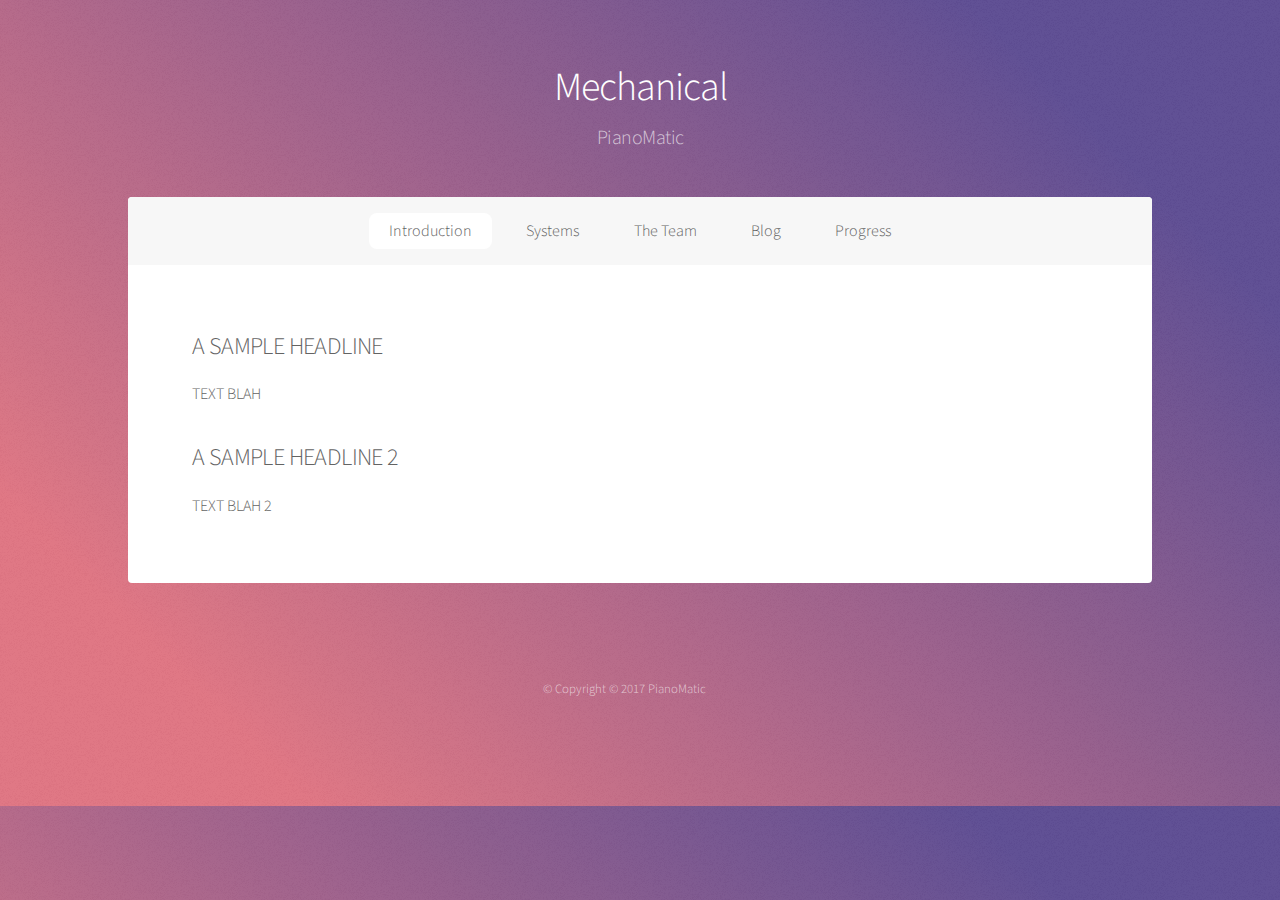
<file: Website/story.html>
<!DOCTYPE HTML>
<!--
	Stellar by HTML5 UP
	html5up.net | @ajlkn
	Free for personal and commercial use under the CCA 3.0 license (html5up.net/license)
-->
<html>
	<head>
		<title>Our Story</title>
		<meta charset="utf-8" />
		<meta name="viewport" content="width=device-width, initial-scale=1" />
		<!--[if lte IE 8]><script src="assets/js/ie/html5shiv.js"></script><![endif]-->
		<link rel="stylesheet" href="assets/css/main.css" />
		<!--[if lte IE 9]><link rel="stylesheet" href="assets/css/ie9.css" /><![endif]-->
		<!--[if lte IE 8]><link rel="stylesheet" href="assets/css/ie8.css" /><![endif]-->
	</head>
	<body>

		<!-- Wrapper -->
			<div id="wrapper">

				<!-- Header -->
					<header id="header">
						<h1>Mechanical</h1>
						<p>PianoMatic</p>
					</header>

					<!-- Nav -->
					<nav id="nav">
                <ul>
                    <li><a href="index.html" class="active">Introduction</a></li>
                    <li><a href="index.html">Systems</a></li>
                    <li><a href="bio.html">The Team</a></li>
                    <li><a href="blog.html">Blog</a></li>
                    <li><a href="sprints.html">Progress</a></li>
                </ul>
            </nav>

				<!-- Main -->
				
					<div id="main">
					
						<!-- Content -->
							<section id="content" class="main">
							<h2>A SAMPLE HEADLINE</h2>
								TEXT BLAH

							<p></p>
							<h2>A SAMPLE HEADLINE 2</h2>
							TEXT BLAH 2

							<p></p>
							</section>
							
					</div>

				<!-- Footer -->
					<footer id="footer">
					<!--	<section>
							<h2>Aliquam sed mauris</h2>
							<p>Sed lorem ipsum dolor sit amet et nullam consequat feugiat consequat magna adipiscing tempus etiam dolore veroeros. eget dapibus mauris. Cras aliquet, nisl ut viverra sollicitudin, ligula erat egestas velit, vitae tincidunt odio.</p>
							<ul class="actions">
								<li><a href="#" class="button">Learn More</a></li>
							</ul>
						</section>
						<section>
							<h2>Etiam feugiat</h2>
							<dl class="alt">
								<dt>Address</dt>
								<dd>Olin College &bull; Needham, MA 02492 &bull; USA</dd>
								<dt>Phone</dt>
								<dd>(000) 000-0000 x 0000</dd>
								<dt>Email</dt>
								<dd><a href="#">information@untitled.tld</a></dd>
							</dl>
							<ul class="icons">
								<li><a href="#" class="icon fa-github alt"><span class="label">GitHub</span></a></li>
							</ul>
						</section> -->
						<p class="copyright">&copy; Copyright © 2017 PianoMatic </p>
					</footer>

			</div>

		<!-- Scripts -->
			<script src="assets/js/jquery.min.js"></script>
			<script src="assets/js/jquery.scrollex.min.js"></script>
			<script src="assets/js/jquery.scrolly.min.js"></script>
			<script src="assets/js/skel.min.js"></script>
			<script src="assets/js/util.js"></script>
			<!--[if lte IE 8]><script src="assets/js/ie/respond.min.js"></script><![endif]-->
			<script src="assets/js/main.js"></script>

	</body>
</html>
</file>
<file: Website/assets/css/ie9.css>
/*
	Stellar by HTML5 UP
	html5up.net | @ajlkn
	Free for personal and commercial use under the CCA 3.0 license (html5up.net/license)
*/

/* Spotlight */

	.spotlight:after {
		content: '';
		display: block;
		clear: both;
	}

	.spotlight .content {
		float: left;
		width: 60%;
	}

	.spotlight .image {
		float: left;
	}

/* Features */

	.features:after {
		content: '';
		display: block;
		clear: both;
	}

	.features li {
		float: left;
	}

/* Statistics */

	.statistics {
		display: inline-block;
		width: auto;
	}

		.statistics:after {
			content: '';
			display: block;
			clear: both;
		}

		.statistics li {
			float: left;
			padding: 1.5em 2.5em;
		}

/* Footer */

	#footer > * {
		float: left;
	}

	#footer .copyright {
		clear: both;
	}
</file>
<file: Website/assets/css/ie8.css>
/*
	Stellar by HTML5 UP
	html5up.net | @ajlkn
	Free for personal and commercial use under the CCA 3.0 license (html5up.net/license)
*/

/* Type */

	body {
		color: #ffffff;
	}

/* Button */

	.button {
		position: relative;
		border: solid 1px !important;
	}

		.button.special {
			border: none !important;
		}

/* Icon */

	.icon.major {
		-ms-behavior: url("assets/js/ie/PIE.htc");
	}

		.icon.major:before {
			font-size: 4em;
			border: 0;
		}

/* Spotlight */

	.spotlight .image {
		position: relative;
		-ms-behavior: url("assets/js/ie/PIE.htc");
	}

		.spotlight .image img {
			position: relative;
			-ms-behavior: url("assets/js/ie/PIE.htc");
		}

/* Features */

	.features li {
		width: 29%;
	}

/* Footer */

	#footer > * {
		width: 50%;
		margin-left: 0;
	}

/* Main */

	#main > .main > .image.main:first-child {
		margin-top: 0;
		margin-left: 0;
		width: 100%;
	}
</file>
<file: Website/assets/css/main.css>
@import url(font-awesome.min.css);
@import "https://fonts.googleapis.com/css?family=Source+Sans+Pro:300,400";

/*
	Stellar by HTML5 UP
	html5up.net | @ajlkn
	Free for personal and commercial use under the CCA 3.0 license (html5up.net/license)
*/

/* Reset */

	html, body, div, span, applet, object, iframe, h1, h2, h3, h4, h5, h6, p, blockquote, pre, a, abbr, acronym, address, big, cite, code, del, dfn, em, img, ins, kbd, q, s, samp, small, strike, strong, sub, sup, tt, var, b, u, i, center, dl, dt, dd, ol, ul, li, fieldset, form, label, legend, table, caption, tbody, tfoot, thead, tr, th, td, article, aside, canvas, details, embed, figure, figcaption, footer, header, hgroup, menu, nav, output, ruby, section, summary, time, mark, audio, video {
		margin: 0;
		padding: 0;
		border: 0;
		font-size: 100%;
		font: inherit;
		vertical-align: baseline;
	}

	article, aside, details, figcaption, figure, footer, header, hgroup, menu, nav, section {
		display: block;
	}

	body {
		line-height: 1;
	}

	ol, ul {
		list-style: none;
	}

	blockquote, q {
		quotes: none;
	}

	blockquote:before, blockquote:after, q:before, q:after {
		content: '';
		content: none;
	}

	table {
		border-collapse: collapse;
		border-spacing: 0;
	}

	body {
		-webkit-text-size-adjust: none;
	}

/* Box Model */

	*, *:before, *:after {
		-moz-box-sizing: border-box;
		-webkit-box-sizing: border-box;
		box-sizing: border-box;
	}

/* Grid */

	.row {
		border-bottom: solid 1px transparent;
		-moz-box-sizing: border-box;
		-webkit-box-sizing: border-box;
		box-sizing: border-box;
	}

	.row > * {
		float: left;
		-moz-box-sizing: border-box;
		-webkit-box-sizing: border-box;
		box-sizing: border-box;
	}

	.row:after, .row:before {
		content: '';
		display: block;
		clear: both;
		height: 0;
	}

	.row.uniform > * > :first-child {
		margin-top: 0;
	}

	.row.uniform > * > :last-child {
		margin-bottom: 20%;
	}

	.row.\30 \25 > * {
		padding: 0 0 0 0em;
	}

	.row.\30 \25 {
		margin: 0 0 -1px 0em;
	}

	.row.uniform.\30 \25 > * {
		padding: 0em 0 0 0em;
	}

	.row.uniform.\30 \25 {
		margin: 0em 0 -1px 0em;
	}

	.row > * {
		padding: 0 0 0 1.5em;
	}

	.row {
		margin: 0 0 -1px -1.5em;
	}

	.row.uniform > * {
		padding: 1.5em 0 0 1.5em;
	}

	.row.uniform {
		margin: -1.5em 0 -1px -1.5em;
	}

	.row.\32 00\25 > * {
		padding: 0 0 0 3em;
	}

	.row.\32 00\25 {
		margin: 0 0 -1px -3em;
	}

	.row.uniform.\32 00\25 > * {
		padding: 3em 0 0 3em;
	}

	.row.uniform.\32 00\25 {
		margin: -3em 0 -1px -3em;
	}

	.row.\31 50\25 > * {
		padding: 0 0 0 2.25em;
	}

	.row.\31 50\25 {
		margin: 0 0 -1px -2.25em;
	}

	.row.uniform.\31 50\25 > * {
		padding: 2.25em 0 0 2.25em;
	}

	.row.uniform.\31 50\25 {
		margin: -2.25em 0 -1px -2.25em;
	}

	.row.\35 0\25 > * {
		padding: 0 0 0 0.75em;
	}

	.row.\35 0\25 {
		margin: 0 0 -1px -0.75em;
	}

	.row.uniform.\35 0\25 > * {
		padding: 0.75em 0 0 0.75em;
	}

	.row.uniform.\35 0\25 {
		margin: -0.75em 0 -1px -0.75em;
	}

	.row.\32 5\25 > * {
		padding: 0 0 0 0.375em;
	}

	.row.\32 5\25 {
		margin: 0 0 -1px -0.375em;
	}

	.row.uniform.\32 5\25 > * {
		padding: 0.375em 0 0 0.375em;
	}

	.row.uniform.\32 5\25 {
		margin: -0.375em 0 -1px -0.375em;
	}

	.\31 2u, .\31 2u\24 {
		width: 100%;
		clear: none;
		margin-left: 0;
	}

	.\31 1u, .\31 1u\24 {
		width: 91.6666666667%;
		clear: none;
		margin-left: 0;
	}

	.\31 0u, .\31 0u\24 {
		width: 83.3333333333%;
		clear: none;
		margin-left: 0;
	}

	.\39 u, .\39 u\24 {
		width: 75%;
		clear: none;
		margin-left: 0;
	}

	.\38 u, .\38 u\24 {
		width: 66.6666666667%;
		clear: none;
		margin-left: 0;
	}

	.\37 u, .\37 u\24 {
		width: 58.3333333333%;
		clear: none;
		margin-left: 0;
	}

	.\36 u, .\36 u\24 {
		width: 50%;
		clear: none;
		margin-left: 0;
	}

	.\35 u, .\35 u\24 {
		width: 41.6666666667%;
		clear: none;
		margin-left: 0;
	}

	.\34 u, .\34 u\24 {
		width: 33.3333333333%;
		clear: none;
		margin-left: 0;
	}

	.\33 u, .\33 u\24 {
		width: 25%;
		clear: none;
		margin-left: 0;
	}

	.\32 u, .\32 u\24 {
		width: 16.6666666667%;
		clear: none;
		margin-left: 0;
	}

	.\31 u, .\31 u\24 {
		width: 8.3333333333%;
		clear: none;
		margin-left: 0;
	}

	.\31 2u\24 + *,
	.\31 1u\24 + *,
	.\31 0u\24 + *,
	.\39 u\24 + *,
	.\38 u\24 + *,
	.\37 u\24 + *,
	.\36 u\24 + *,
	.\35 u\24 + *,
	.\34 u\24 + *,
	.\33 u\24 + *,
	.\32 u\24 + *,
	.\31 u\24 + * {
		clear: left;
	}

	.\-11u {
		margin-left: 91.66667%;
	}

	.\-10u {
		margin-left: 83.33333%;
	}

	.\-9u {
		margin-left: 75%;
	}

	.\-8u {
		margin-left: 66.66667%;
	}

	.\-7u {
		margin-left: 58.33333%;
	}

	.\-6u {
		margin-left: 50%;
	}

	.\-5u {
		margin-left: 41.66667%;
	}

	.\-4u {
		margin-left: 33.33333%;
	}

	.\-3u {
		margin-left: 25%;
	}

	.\-2u {
		margin-left: 16.66667%;
	}

	.\-1u {
		margin-left: 8.33333%;
	}

	@media screen and (max-width: 1680px) {

		.row > * {
			padding: 0 0 0 1.5em;
		}

		.row {
			margin: 0 0 -1px -1.5em;
		}

		.row.uniform > * {
			padding: 1.5em 0 0 1.5em;
		}

		.row.uniform {
			margin: -1.5em 0 -1px -1.5em;
		}

		.row.\32 00\25 > * {
			padding: 0 0 0 3em;
		}

		.row.\32 00\25 {
			margin: 0 0 -1px -3em;
		}

		.row.uniform.\32 00\25 > * {
			padding: 3em 0 0 3em;
		}

		.row.uniform.\32 00\25 {
			margin: -3em 0 -1px -3em;
		}

		.row.\31 50\25 > * {
			padding: 0 0 0 2.25em;
		}

		.row.\31 50\25 {
			margin: 0 0 -1px -2.25em;
		}

		.row.uniform.\31 50\25 > * {
			padding: 2.25em 0 0 2.25em;
		}

		.row.uniform.\31 50\25 {
			margin: -2.25em 0 -1px -2.25em;
		}

		.row.\35 0\25 > * {
			padding: 0 0 0 0.75em;
		}

		.row.\35 0\25 {
			margin: 0 0 -1px -0.75em;
		}

		.row.uniform.\35 0\25 > * {
			padding: 0.75em 0 0 0.75em;
		}

		.row.uniform.\35 0\25 {
			margin: -0.75em 0 -1px -0.75em;
		}

		.row.\32 5\25 > * {
			padding: 0 0 0 0.375em;
		}

		.row.\32 5\25 {
			margin: 0 0 -1px -0.375em;
		}

		.row.uniform.\32 5\25 > * {
			padding: 0.375em 0 0 0.375em;
		}

		.row.uniform.\32 5\25 {
			margin: -0.375em 0 -1px -0.375em;
		}

		.\31 2u\28xlarge\29, .\31 2u\24\28xlarge\29 {
			width: 100%;
			clear: none;
			margin-left: 0;
		}

		.\31 1u\28xlarge\29, .\31 1u\24\28xlarge\29 {
			width: 91.6666666667%;
			clear: none;
			margin-left: 0;
		}

		.\31 0u\28xlarge\29, .\31 0u\24\28xlarge\29 {
			width: 83.3333333333%;
			clear: none;
			margin-left: 0;
		}

		.\39 u\28xlarge\29, .\39 u\24\28xlarge\29 {
			width: 75%;
			clear: none;
			margin-left: 0;
		}

		.\38 u\28xlarge\29, .\38 u\24\28xlarge\29 {
			width: 66.6666666667%;
			clear: none;
			margin-left: 0;
		}

		.\37 u\28xlarge\29, .\37 u\24\28xlarge\29 {
			width: 58.3333333333%;
			clear: none;
			margin-left: 0;
		}

		.\36 u\28xlarge\29, .\36 u\24\28xlarge\29 {
			width: 50%;
			clear: none;
			margin-left: 0;
		}

		.\35 u\28xlarge\29, .\35 u\24\28xlarge\29 {
			width: 41.6666666667%;
			clear: none;
			margin-left: 0;
		}

		.\34 u\28xlarge\29, .\34 u\24\28xlarge\29 {
			width: 33.3333333333%;
			clear: none;
			margin-left: 0;
		}

		.\33 u\28xlarge\29, .\33 u\24\28xlarge\29 {
			width: 25%;
			clear: none;
			margin-left: 0;
		}

		.\32 u\28xlarge\29, .\32 u\24\28xlarge\29 {
			width: 16.6666666667%;
			clear: none;
			margin-left: 0;
		}

		.\31 u\28xlarge\29, .\31 u\24\28xlarge\29 {
			width: 8.3333333333%;
			clear: none;
			margin-left: 0;
		}

		.\31 2u\24\28xlarge\29 + *,
		.\31 1u\24\28xlarge\29 + *,
		.\31 0u\24\28xlarge\29 + *,
		.\39 u\24\28xlarge\29 + *,
		.\38 u\24\28xlarge\29 + *,
		.\37 u\24\28xlarge\29 + *,
		.\36 u\24\28xlarge\29 + *,
		.\35 u\24\28xlarge\29 + *,
		.\34 u\24\28xlarge\29 + *,
		.\33 u\24\28xlarge\29 + *,
		.\32 u\24\28xlarge\29 + *,
		.\31 u\24\28xlarge\29 + * {
			clear: left;
		}

		.\-11u\28xlarge\29 {
			margin-left: 91.66667%;
		}

		.\-10u\28xlarge\29 {
			margin-left: 83.33333%;
		}

		.\-9u\28xlarge\29 {
			margin-left: 75%;
		}

		.\-8u\28xlarge\29 {
			margin-left: 66.66667%;
		}

		.\-7u\28xlarge\29 {
			margin-left: 58.33333%;
		}

		.\-6u\28xlarge\29 {
			margin-left: 50%;
		}

		.\-5u\28xlarge\29 {
			margin-left: 41.66667%;
		}

		.\-4u\28xlarge\29 {
			margin-left: 33.33333%;
		}

		.\-3u\28xlarge\29 {
			margin-left: 25%;
		}

		.\-2u\28xlarge\29 {
			margin-left: 16.66667%;
		}

		.\-1u\28xlarge\29 {
			margin-left: 8.33333%;
		}

	}

	@media screen and (max-width: 1280px) {

		.row > * {
			padding: 0 0 0 1.5em;
		}

		.row {
			margin: 0 0 -1px -1.5em;
		}

		.row.uniform > * {
			padding: 1.5em 0 0 1.5em;
		}

		.row.uniform {
			margin: -1.5em 0 -1px -1.5em;
		}

		.row.\32 00\25 > * {
			padding: 0 0 0 3em;
		}

		.row.\32 00\25 {
			margin: 0 0 -1px -3em;
		}

		.row.uniform.\32 00\25 > * {
			padding: 3em 0 0 3em;
		}

		.row.uniform.\32 00\25 {
			margin: -3em 0 -1px -3em;
		}

		.row.\31 50\25 > * {
			padding: 0 0 0 2.25em;
		}

		.row.\31 50\25 {
			margin: 0 0 -1px -2.25em;
		}

		.row.uniform.\31 50\25 > * {
			padding: 2.25em 0 0 2.25em;
		}

		.row.uniform.\31 50\25 {
			margin: -2.25em 0 -1px -2.25em;
		}

		.row.\35 0\25 > * {
			padding: 0 0 0 0.75em;
		}

		.row.\35 0\25 {
			margin: 0 0 -1px -0.75em;
		}

		.row.uniform.\35 0\25 > * {
			padding: 0.75em 0 0 0.75em;
		}

		.row.uniform.\35 0\25 {
			margin: -0.75em 0 -1px -0.75em;
		}

		.row.\32 5\25 > * {
			padding: 0 0 0 0.375em;
		}

		.row.\32 5\25 {
			margin: 0 0 -1px -0.375em;
		}

		.row.uniform.\32 5\25 > * {
			padding: 0.375em 0 0 0.375em;
		}

		.row.uniform.\32 5\25 {
			margin: -0.375em 0 -1px -0.375em;
		}

		.\31 2u\28large\29, .\31 2u\24\28large\29 {
			width: 100%;
			clear: none;
			margin-left: 0;
		}

		.\31 1u\28large\29, .\31 1u\24\28large\29 {
			width: 91.6666666667%;
			clear: none;
			margin-left: 0;
		}

		.\31 0u\28large\29, .\31 0u\24\28large\29 {
			width: 83.3333333333%;
			clear: none;
			margin-left: 0;
		}

		.\39 u\28large\29, .\39 u\24\28large\29 {
			width: 75%;
			clear: none;
			margin-left: 0;
		}

		.\38 u\28large\29, .\38 u\24\28large\29 {
			width: 66.6666666667%;
			clear: none;
			margin-left: 0;
		}

		.\37 u\28large\29, .\37 u\24\28large\29 {
			width: 58.3333333333%;
			clear: none;
			margin-left: 0;
		}

		.\36 u\28large\29, .\36 u\24\28large\29 {
			width: 50%;
			clear: none;
			margin-left: 0;
		}

		.\35 u\28large\29, .\35 u\24\28large\29 {
			width: 41.6666666667%;
			clear: none;
			margin-left: 0;
		}

		.\34 u\28large\29, .\34 u\24\28large\29 {
			width: 33.3333333333%;
			clear: none;
			margin-left: 0;
		}

		.\33 u\28large\29, .\33 u\24\28large\29 {
			width: 25%;
			clear: none;
			margin-left: 0;
		}

		.\32 u\28large\29, .\32 u\24\28large\29 {
			width: 16.6666666667%;
			clear: none;
			margin-left: 0;
		}

		.\31 u\28large\29, .\31 u\24\28large\29 {
			width: 8.3333333333%;
			clear: none;
			margin-left: 0;
		}

		.\31 2u\24\28large\29 + *,
		.\31 1u\24\28large\29 + *,
		.\31 0u\24\28large\29 + *,
		.\39 u\24\28large\29 + *,
		.\38 u\24\28large\29 + *,
		.\37 u\24\28large\29 + *,
		.\36 u\24\28large\29 + *,
		.\35 u\24\28large\29 + *,
		.\34 u\24\28large\29 + *,
		.\33 u\24\28large\29 + *,
		.\32 u\24\28large\29 + *,
		.\31 u\24\28large\29 + * {
			clear: left;
		}

		.\-11u\28large\29 {
			margin-left: 91.66667%;
		}

		.\-10u\28large\29 {
			margin-left: 83.33333%;
		}

		.\-9u\28large\29 {
			margin-left: 75%;
		}

		.\-8u\28large\29 {
			margin-left: 66.66667%;
		}

		.\-7u\28large\29 {
			margin-left: 58.33333%;
		}

		.\-6u\28large\29 {
			margin-left: 50%;
		}

		.\-5u\28large\29 {
			margin-left: 41.66667%;
		}

		.\-4u\28large\29 {
			margin-left: 33.33333%;
		}

		.\-3u\28large\29 {
			margin-left: 25%;
		}

		.\-2u\28large\29 {
			margin-left: 16.66667%;
		}

		.\-1u\28large\29 {
			margin-left: 8.33333%;
		}

	}

	@media screen and (max-width: 980px) {

		.row > * {
			padding: 0 0 0 1.5em;
		}

		.row {
			margin: 0 0 -1px -1.5em;
		}

		.row.uniform > * {
			padding: 1.5em 0 0 1.5em;
		}

		.row.uniform {
			margin: -1.5em 0 -1px -1.5em;
		}

		.row.\32 00\25 > * {
			padding: 0 0 0 3em;
		}

		.row.\32 00\25 {
			margin: 0 0 -1px -3em;
		}

		.row.uniform.\32 00\25 > * {
			padding: 3em 0 0 3em;
		}

		.row.uniform.\32 00\25 {
			margin: -3em 0 -1px -3em;
		}

		.row.\31 50\25 > * {
			padding: 0 0 0 2.25em;
		}

		.row.\31 50\25 {
			margin: 0 0 -1px -2.25em;
		}

		.row.uniform.\31 50\25 > * {
			padding: 2.25em 0 0 2.25em;
		}

		.row.uniform.\31 50\25 {
			margin: -2.25em 0 -1px -2.25em;
		}

		.row.\35 0\25 > * {
			padding: 0 0 0 0.75em;
		}

		.row.\35 0\25 {
			margin: 0 0 -1px -0.75em;
		}

		.row.uniform.\35 0\25 > * {
			padding: 0.75em 0 0 0.75em;
		}

		.row.uniform.\35 0\25 {
			margin: -0.75em 0 -1px -0.75em;
		}

		.row.\32 5\25 > * {
			padding: 0 0 0 0.375em;
		}

		.row.\32 5\25 {
			margin: 0 0 -1px -0.375em;
		}

		.row.uniform.\32 5\25 > * {
			padding: 0.375em 0 0 0.375em;
		}

		.row.uniform.\32 5\25 {
			margin: -0.375em 0 -1px -0.375em;
		}

		.\31 2u\28medium\29, .\31 2u\24\28medium\29 {
			width: 100%;
			clear: none;
			margin-left: 0;
		}

		.\31 1u\28medium\29, .\31 1u\24\28medium\29 {
			width: 91.6666666667%;
			clear: none;
			margin-left: 0;
		}

		.\31 0u\28medium\29, .\31 0u\24\28medium\29 {
			width: 83.3333333333%;
			clear: none;
			margin-left: 0;
		}

		.\39 u\28medium\29, .\39 u\24\28medium\29 {
			width: 75%;
			clear: none;
			margin-left: 0;
		}

		.\38 u\28medium\29, .\38 u\24\28medium\29 {
			width: 66.6666666667%;
			clear: none;
			margin-left: 0;
		}

		.\37 u\28medium\29, .\37 u\24\28medium\29 {
			width: 58.3333333333%;
			clear: none;
			margin-left: 0;
		}

		.\36 u\28medium\29, .\36 u\24\28medium\29 {
			width: 50%;
			clear: none;
			margin-left: 0;
		}

		.\35 u\28medium\29, .\35 u\24\28medium\29 {
			width: 41.6666666667%;
			clear: none;
			margin-left: 0;
		}

		.\34 u\28medium\29, .\34 u\24\28medium\29 {
			width: 33.3333333333%;
			clear: none;
			margin-left: 0;
		}

		.\33 u\28medium\29, .\33 u\24\28medium\29 {
			width: 25%;
			clear: none;
			margin-left: 0;
		}

		.\32 u\28medium\29, .\32 u\24\28medium\29 {
			width: 16.6666666667%;
			clear: none;
			margin-left: 0;
		}

		.\31 u\28medium\29, .\31 u\24\28medium\29 {
			width: 8.3333333333%;
			clear: none;
			margin-left: 0;
		}

		.\31 2u\24\28medium\29 + *,
		.\31 1u\24\28medium\29 + *,
		.\31 0u\24\28medium\29 + *,
		.\39 u\24\28medium\29 + *,
		.\38 u\24\28medium\29 + *,
		.\37 u\24\28medium\29 + *,
		.\36 u\24\28medium\29 + *,
		.\35 u\24\28medium\29 + *,
		.\34 u\24\28medium\29 + *,
		.\33 u\24\28medium\29 + *,
		.\32 u\24\28medium\29 + *,
		.\31 u\24\28medium\29 + * {
			clear: left;
		}

		.\-11u\28medium\29 {
			margin-left: 91.66667%;
		}

		.\-10u\28medium\29 {
			margin-left: 83.33333%;
		}

		.\-9u\28medium\29 {
			margin-left: 75%;
		}

		.\-8u\28medium\29 {
			margin-left: 66.66667%;
		}

		.\-7u\28medium\29 {
			margin-left: 58.33333%;
		}

		.\-6u\28medium\29 {
			margin-left: 50%;
		}

		.\-5u\28medium\29 {
			margin-left: 41.66667%;
		}

		.\-4u\28medium\29 {
			margin-left: 33.33333%;
		}

		.\-3u\28medium\29 {
			margin-left: 25%;
		}

		.\-2u\28medium\29 {
			margin-left: 16.66667%;
		}

		.\-1u\28medium\29 {
			margin-left: 8.33333%;
		}

	}

	@media screen and (max-width: 736px) {

		.row > * {
			padding: 0 0 0 1em;
		}

		.row {
			margin: 0 0 -1px -1em;
		}

		.row.uniform > * {
			padding: 1em 0 0 1em;
		}

		.row.uniform {
			margin: -1em 0 -1px -1em;
		}

		.row.\32 00\25 > * {
			padding: 0 0 0 2em;
		}

		.row.\32 00\25 {
			margin: 0 0 -1px -2em;
		}

		.row.uniform.\32 00\25 > * {
			padding: 2em 0 0 2em;
		}

		.row.uniform.\32 00\25 {
			margin: -2em 0 -1px -2em;
		}

		.row.\31 50\25 > * {
			padding: 0 0 0 1.5em;
		}

		.row.\31 50\25 {
			margin: 0 0 -1px -1.5em;
		}

		.row.uniform.\31 50\25 > * {
			padding: 1.5em 0 0 1.5em;
		}

		.row.uniform.\31 50\25 {
			margin: -1.5em 0 -1px -1.5em;
		}

		.row.\35 0\25 > * {
			padding: 0 0 0 0.5em;
		}

		.row.\35 0\25 {
			margin: 0 0 -1px -0.5em;
		}

		.row.uniform.\35 0\25 > * {
			padding: 0.5em 0 0 0.5em;
		}

		.row.uniform.\35 0\25 {
			margin: -0.5em 0 -1px -0.5em;
		}

		.row.\32 5\25 > * {
			padding: 0 0 0 0.25em;
		}

		.row.\32 5\25 {
			margin: 0 0 -1px -0.25em;
		}

		.row.uniform.\32 5\25 > * {
			padding: 0.25em 0 0 0.25em;
		}

		.row.uniform.\32 5\25 {
			margin: -0.25em 0 -1px -0.25em;
		}

		.\31 2u\28small\29, .\31 2u\24\28small\29 {
			width: 100%;
			clear: none;
			margin-left: 0;
		}

		.\31 1u\28small\29, .\31 1u\24\28small\29 {
			width: 91.6666666667%;
			clear: none;
			margin-left: 0;
		}

		.\31 0u\28small\29, .\31 0u\24\28small\29 {
			width: 83.3333333333%;
			clear: none;
			margin-left: 0;
		}

		.\39 u\28small\29, .\39 u\24\28small\29 {
			width: 75%;
			clear: none;
			margin-left: 0;
		}

		.\38 u\28small\29, .\38 u\24\28small\29 {
			width: 66.6666666667%;
			clear: none;
			margin-left: 0;
		}

		.\37 u\28small\29, .\37 u\24\28small\29 {
			width: 58.3333333333%;
			clear: none;
			margin-left: 0;
		}

		.\36 u\28small\29, .\36 u\24\28small\29 {
			width: 50%;
			clear: none;
			margin-left: 0;
		}

		.\35 u\28small\29, .\35 u\24\28small\29 {
			width: 41.6666666667%;
			clear: none;
			margin-left: 0;
		}

		.\34 u\28small\29, .\34 u\24\28small\29 {
			width: 33.3333333333%;
			clear: none;
			margin-left: 0;
		}

		.\33 u\28small\29, .\33 u\24\28small\29 {
			width: 25%;
			clear: none;
			margin-left: 0;
		}

		.\32 u\28small\29, .\32 u\24\28small\29 {
			width: 16.6666666667%;
			clear: none;
			margin-left: 0;
		}

		.\31 u\28small\29, .\31 u\24\28small\29 {
			width: 8.3333333333%;
			clear: none;
			margin-left: 0;
		}

		.\31 2u\24\28small\29 + *,
		.\31 1u\24\28small\29 + *,
		.\31 0u\24\28small\29 + *,
		.\39 u\24\28small\29 + *,
		.\38 u\24\28small\29 + *,
		.\37 u\24\28small\29 + *,
		.\36 u\24\28small\29 + *,
		.\35 u\24\28small\29 + *,
		.\34 u\24\28small\29 + *,
		.\33 u\24\28small\29 + *,
		.\32 u\24\28small\29 + *,
		.\31 u\24\28small\29 + * {
			clear: left;
		}

		.\-11u\28small\29 {
			margin-left: 91.66667%;
		}

		.\-10u\28small\29 {
			margin-left: 83.33333%;
		}

		.\-9u\28small\29 {
			margin-left: 75%;
		}

		.\-8u\28small\29 {
			margin-left: 66.66667%;
		}

		.\-7u\28small\29 {
			margin-left: 58.33333%;
		}

		.\-6u\28small\29 {
			margin-left: 50%;
		}

		.\-5u\28small\29 {
			margin-left: 41.66667%;
		}

		.\-4u\28small\29 {
			margin-left: 33.33333%;
		}

		.\-3u\28small\29 {
			margin-left: 25%;
		}

		.\-2u\28small\29 {
			margin-left: 16.66667%;
		}

		.\-1u\28small\29 {
			margin-left: 8.33333%;
		}

	}

	@media screen and (max-width: 480px) {

		.row > * {
			padding: 0 0 0 1em;
		}

		.row {
			margin: 0 0 -1px -1em;
		}

		.row.uniform > * {
			padding: 1em 0 0 1em;
		}

		.row.uniform {
			margin: -1em 0 -1px -1em;
		}

		.row.\32 00\25 > * {
			padding: 0 0 0 2em;
		}

		.row.\32 00\25 {
			margin: 0 0 -1px -2em;
		}

		.row.uniform.\32 00\25 > * {
			padding: 2em 0 0 2em;
		}

		.row.uniform.\32 00\25 {
			margin: -2em 0 -1px -2em;
		}

		.row.\31 50\25 > * {
			padding: 0 0 0 1.5em;
		}

		.row.\31 50\25 {
			margin: 0 0 -1px -1.5em;
		}

		.row.uniform.\31 50\25 > * {
			padding: 1.5em 0 0 1.5em;
		}

		.row.uniform.\31 50\25 {
			margin: -1.5em 0 -1px -1.5em;
		}

		.row.\35 0\25 > * {
			padding: 0 0 0 0.5em;
		}

		.row.\35 0\25 {
			margin: 0 0 -1px -0.5em;
		}

		.row.uniform.\35 0\25 > * {
			padding: 0.5em 0 0 0.5em;
		}

		.row.uniform.\35 0\25 {
			margin: -0.5em 0 -1px -0.5em;
		}

		.row.\32 5\25 > * {
			padding: 0 0 0 0.25em;
		}

		.row.\32 5\25 {
			margin: 0 0 -1px -0.25em;
		}

		.row.uniform.\32 5\25 > * {
			padding: 0.25em 0 0 0.25em;
		}

		.row.uniform.\32 5\25 {
			margin: -0.25em 0 -1px -0.25em;
		}

		.\31 2u\28xsmall\29, .\31 2u\24\28xsmall\29 {
			width: 100%;
			clear: none;
			margin-left: 0;
		}

		.\31 1u\28xsmall\29, .\31 1u\24\28xsmall\29 {
			width: 91.6666666667%;
			clear: none;
			margin-left: 0;
		}

		.\31 0u\28xsmall\29, .\31 0u\24\28xsmall\29 {
			width: 83.3333333333%;
			clear: none;
			margin-left: 0;
		}

		.\39 u\28xsmall\29, .\39 u\24\28xsmall\29 {
			width: 75%;
			clear: none;
			margin-left: 0;
		}

		.\38 u\28xsmall\29, .\38 u\24\28xsmall\29 {
			width: 66.6666666667%;
			clear: none;
			margin-left: 0;
		}

		.\37 u\28xsmall\29, .\37 u\24\28xsmall\29 {
			width: 58.3333333333%;
			clear: none;
			margin-left: 0;
		}

		.\36 u\28xsmall\29, .\36 u\24\28xsmall\29 {
			width: 50%;
			clear: none;
			margin-left: 0;
		}

		.\35 u\28xsmall\29, .\35 u\24\28xsmall\29 {
			width: 41.6666666667%;
			clear: none;
			margin-left: 0;
		}

		.\34 u\28xsmall\29, .\34 u\24\28xsmall\29 {
			width: 33.3333333333%;
			clear: none;
			margin-left: 0;
		}

		.\33 u\28xsmall\29, .\33 u\24\28xsmall\29 {
			width: 25%;
			clear: none;
			margin-left: 0;
		}

		.\32 u\28xsmall\29, .\32 u\24\28xsmall\29 {
			width: 16.6666666667%;
			clear: none;
			margin-left: 0;
		}

		.\31 u\28xsmall\29, .\31 u\24\28xsmall\29 {
			width: 8.3333333333%;
			clear: none;
			margin-left: 0;
		}

		.\31 2u\24\28xsmall\29 + *,
		.\31 1u\24\28xsmall\29 + *,
		.\31 0u\24\28xsmall\29 + *,
		.\39 u\24\28xsmall\29 + *,
		.\38 u\24\28xsmall\29 + *,
		.\37 u\24\28xsmall\29 + *,
		.\36 u\24\28xsmall\29 + *,
		.\35 u\24\28xsmall\29 + *,
		.\34 u\24\28xsmall\29 + *,
		.\33 u\24\28xsmall\29 + *,
		.\32 u\24\28xsmall\29 + *,
		.\31 u\24\28xsmall\29 + * {
			clear: left;
		}

		.\-11u\28xsmall\29 {
			margin-left: 91.66667%;
		}

		.\-10u\28xsmall\29 {
			margin-left: 83.33333%;
		}

		.\-9u\28xsmall\29 {
			margin-left: 75%;
		}

		.\-8u\28xsmall\29 {
			margin-left: 66.66667%;
		}

		.\-7u\28xsmall\29 {
			margin-left: 58.33333%;
		}

		.\-6u\28xsmall\29 {
			margin-left: 50%;
		}

		.\-5u\28xsmall\29 {
			margin-left: 41.66667%;
		}

		.\-4u\28xsmall\29 {
			margin-left: 33.33333%;
		}

		.\-3u\28xsmall\29 {
			margin-left: 25%;
		}

		.\-2u\28xsmall\29 {
			margin-left: 16.66667%;
		}

		.\-1u\28xsmall\29 {
			margin-left: 8.33333%;
		}

	}

	@media screen and (max-width: 360px) {

		.row > * {
			padding: 0 0 0 1em;
		}

		.row {
			margin: 0 0 -1px -1em;
		}

		.row.uniform > * {
			padding: 1em 0 0 1em;
		}

		.row.uniform {
			margin: -1em 0 -1px -1em;
		}

		.row.\32 00\25 > * {
			padding: 0 0 0 2em;
		}

		.row.\32 00\25 {
			margin: 0 0 -1px -2em;
		}

		.row.uniform.\32 00\25 > * {
			padding: 2em 0 0 2em;
		}

		.row.uniform.\32 00\25 {
			margin: -2em 0 -1px -2em;
		}

		.row.\31 50\25 > * {
			padding: 0 0 0 1.5em;
		}

		.row.\31 50\25 {
			margin: 0 0 -1px -1.5em;
		}

		.row.uniform.\31 50\25 > * {
			padding: 1.5em 0 0 1.5em;
		}

		.row.uniform.\31 50\25 {
			margin: -1.5em 0 -1px -1.5em;
		}

		.row.\35 0\25 > * {
			padding: 0 0 0 0.5em;
		}

		.row.\35 0\25 {
			margin: 0 0 -1px -0.5em;
		}

		.row.uniform.\35 0\25 > * {
			padding: 0.5em 0 0 0.5em;
		}

		.row.uniform.\35 0\25 {
			margin: -0.5em 0 -1px -0.5em;
		}

		.row.\32 5\25 > * {
			padding: 0 0 0 0.25em;
		}

		.row.\32 5\25 {
			margin: 0 0 -1px -0.25em;
		}

		.row.uniform.\32 5\25 > * {
			padding: 0.25em 0 0 0.25em;
		}

		.row.uniform.\32 5\25 {
			margin: -0.25em 0 -1px -0.25em;
		}

		.\31 2u\28xxsmall\29, .\31 2u\24\28xxsmall\29 {
			width: 100%;
			clear: none;
			margin-left: 0;
		}

		.\31 1u\28xxsmall\29, .\31 1u\24\28xxsmall\29 {
			width: 91.6666666667%;
			clear: none;
			margin-left: 0;
		}

		.\31 0u\28xxsmall\29, .\31 0u\24\28xxsmall\29 {
			width: 83.3333333333%;
			clear: none;
			margin-left: 0;
		}

		.\39 u\28xxsmall\29, .\39 u\24\28xxsmall\29 {
			width: 75%;
			clear: none;
			margin-left: 0;
		}

		.\38 u\28xxsmall\29, .\38 u\24\28xxsmall\29 {
			width: 66.6666666667%;
			clear: none;
			margin-left: 0;
		}

		.\37 u\28xxsmall\29, .\37 u\24\28xxsmall\29 {
			width: 58.3333333333%;
			clear: none;
			margin-left: 0;
		}

		.\36 u\28xxsmall\29, .\36 u\24\28xxsmall\29 {
			width: 50%;
			clear: none;
			margin-left: 0;
		}

		.\35 u\28xxsmall\29, .\35 u\24\28xxsmall\29 {
			width: 41.6666666667%;
			clear: none;
			margin-left: 0;
		}

		.\34 u\28xxsmall\29, .\34 u\24\28xxsmall\29 {
			width: 33.3333333333%;
			clear: none;
			margin-left: 0;
		}

		.\33 u\28xxsmall\29, .\33 u\24\28xxsmall\29 {
			width: 25%;
			clear: none;
			margin-left: 0;
		}

		.\32 u\28xxsmall\29, .\32 u\24\28xxsmall\29 {
			width: 16.6666666667%;
			clear: none;
			margin-left: 0;
		}

		.\31 u\28xxsmall\29, .\31 u\24\28xxsmall\29 {
			width: 8.3333333333%;
			clear: none;
			margin-left: 0;
		}

		.\31 2u\24\28xxsmall\29 + *,
		.\31 1u\24\28xxsmall\29 + *,
		.\31 0u\24\28xxsmall\29 + *,
		.\39 u\24\28xxsmall\29 + *,
		.\38 u\24\28xxsmall\29 + *,
		.\37 u\24\28xxsmall\29 + *,
		.\36 u\24\28xxsmall\29 + *,
		.\35 u\24\28xxsmall\29 + *,
		.\34 u\24\28xxsmall\29 + *,
		.\33 u\24\28xxsmall\29 + *,
		.\32 u\24\28xxsmall\29 + *,
		.\31 u\24\28xxsmall\29 + * {
			clear: left;
		}

		.\-11u\28xxsmall\29 {
			margin-left: 91.66667%;
		}

		.\-10u\28xxsmall\29 {
			margin-left: 83.33333%;
		}

		.\-9u\28xxsmall\29 {
			margin-left: 75%;
		}

		.\-8u\28xxsmall\29 {
			margin-left: 66.66667%;
		}

		.\-7u\28xxsmall\29 {
			margin-left: 58.33333%;
		}

		.\-6u\28xxsmall\29 {
			margin-left: 50%;
		}

		.\-5u\28xxsmall\29 {
			margin-left: 41.66667%;
		}

		.\-4u\28xxsmall\29 {
			margin-left: 33.33333%;
		}

		.\-3u\28xxsmall\29 {
			margin-left: 25%;
		}

		.\-2u\28xxsmall\29 {
			margin-left: 16.66667%;
		}

		.\-1u\28xxsmall\29 {
			margin-left: 8.33333%;
		}

	}

/* Basic */

	@-ms-viewport {
		width: device-width;
	}

	body {
		-ms-overflow-style: scrollbar;
	}

	@media screen and (max-width: 480px) {

		html, body {
			min-width: 320px;
		}

	}

	body {
		background-color: #935d8c;
		background-image: url("images/overlay.png"), -moz-linear-gradient(45deg, #e37682 15%, #5f4d93 85%);
		background-image: url("images/overlay.png"), -webkit-linear-gradient(45deg, #e37682 15%, #5f4d93 85%);
		background-image: url("images/overlay.png"), -ms-linear-gradient(45deg, #e37682 15%, #5f4d93 85%);
		background-image: url("images/overlay.png"), linear-gradient(45deg, #e37682 15%, #5f4d93 85%);
	}

		body.is-loading *, body.is-loading *:before, body.is-loading *:after {
			-moz-animation: none !important;
			-webkit-animation: none !important;
			-ms-animation: none !important;
			animation: none !important;
			-moz-transition: none !important;
			-webkit-transition: none !important;
			-ms-transition: none !important;
			transition: none !important;
		}

/* Type */

	body {
		background-color: #935d8c;
		color: rgba(255, 255, 255, 0.65);
	}

	body, input, select, textarea {
		font-family: "Source Sans Pro", Helvetica, sans-serif;
		font-size: 17pt;
		font-weight: 300;
		line-height: 1.65;
	}

		@media screen and (max-width: 1680px) {

			body, input, select, textarea {
				font-size: 14pt;
			}

		}

		@media screen and (max-width: 1280px) {

			body, input, select, textarea {
				font-size: 12pt;
			}

		}

		@media screen and (max-width: 360px) {

			body, input, select, textarea {
				font-size: 11pt;
			}

		}

	a {
		-moz-transition: color 0.2s ease, border-bottom 0.2s ease;
		-webkit-transition: color 0.2s ease, border-bottom 0.2s ease;
		-ms-transition: color 0.2s ease, border-bottom 0.2s ease;
		transition: color 0.2s ease, border-bottom 0.2s ease;
		text-decoration: none;
		border-bottom: dotted 1px;
		color: inherit;
	}

		a:hover {
			border-bottom-color: transparent;
		}

	strong, b {
		font-weight: 400;
	}

	em, i {
		font-style: italic;
	}

	p {
		margin: 0 0 2em 0;
	}

		p.content {
			-moz-columns: 20em 2;
			-webkit-columns: 20em 2;
			-ms-columns: 20em 2;
			columns: 20em 2;
			-moz-column-gap: 2em;
			-webkit-column-gap: 2em;
			-ms-column-gap: 2em;
			column-gap: 2em;
			text-align: justify;
		}

	h1, h2, h3, h4, h5, h6 {
		font-weight: 300;
		line-height: 1.5;
		margin: 0 0 0.7em 0;
		letter-spacing: -0.025em;
	}

		h1 a, h2 a, h3 a, h4 a, h5 a, h6 a {
			color: inherit;
			text-decoration: none;
		}

	h1 {
		font-size: 2.5em;
		line-height: 1.2;
	}

	h2 {
		font-size: 1.5em;
	}

	h3 {
		font-size: 1.25em;
	}

	h4 {
		font-size: 1.1em;
	}

	h5 {
		font-size: 0.9em;
	}

	h6 {
		font-size: 0.7em;
	}

	@media screen and (max-width: 736px) {

		h1 {
			font-size: 2em;
		}

	}

	sub {
		font-size: 0.8em;
		position: relative;
		top: 0.5em;
	}

	sup {
		font-size: 0.8em;
		position: relative;
		top: -0.5em;
	}

	blockquote {
		border-left: solid 4px;
		font-style: italic;
		margin: 0 0 2em 0;
		padding: 0.5em 0 0.5em 2em;
	}

	code {
		border-radius: 8px;
		border: solid 1px;
		font-family: "Courier New", monospace;
		font-size: 0.9em;
		margin: 0 0.25em;
		padding: 0.25em 0.65em;
	}

	pre {
		-webkit-overflow-scrolling: touch;
		font-family: "Courier New", monospace;
		font-size: 0.9em;
		margin: 0 0 2em 0;
	}

		pre code {
			display: block;
			line-height: 1.75;
			padding: 1em 1.5em;
			overflow-x: auto;
		}

	hr {
		border: 0;
		border-bottom: solid 1px;
		margin: 2em 0;
	}

		hr.major {
			margin: 3em 0;
		}

	.align-left {
		text-align: left;
	}

	.align-center {
		text-align: center;
	}

	.align-right {
		text-align: right;
	}

	input, select, textarea {
		color: #ffffff;
	}

	a:hover {
		color: #ffffff;
	}

	strong, b {
		color: #ffffff;
	}

	h1, h2, h3, h4, h5, h6 {
		color: #ffffff;
	}

	blockquote {
		border-left-color: rgba(255, 255, 255, 0.35);
	}

	code {
		background: rgba(255, 255, 255, 0.075);
		border-color: rgba(255, 255, 255, 0.35);
	}

	hr {
		border-bottom-color: rgba(255, 255, 255, 0.35);
	}

/* Box */
iframe{
	display:block;
}

	.box {
		border-radius: 8px;
		border: solid;
		margin-bottom: 2em;
		padding: 1.5em;
	}

		.box > :last-child,
		.box > :last-child > :last-child,
		.box > :last-child > :last-child > :last-child {
			margin-bottom: 0;
		}

		.box.alt {
			border: 0;
			border-radius: 0;
			padding: 0;
		}

	.box {
		border-color: rgba(255, 255, 255, 0.35);
	}

/* Button */

	input[type="submit"],
	input[type="reset"],
	input[type="button"],
	button,
	.button {
		-moz-appearance: none;
		-webkit-appearance: none;
		-ms-appearance: none;
		appearance: none;
		-moz-transition: background-color 0.2s ease-in-out, color 0.2s ease-in-out;
		-webkit-transition: background-color 0.2s ease-in-out, color 0.2s ease-in-out;
		-ms-transition: background-color 0.2s ease-in-out, color 0.2s ease-in-out;
		transition: background-color 0.2s ease-in-out, color 0.2s ease-in-out;
		border-radius: 8px;
		border: 0;
		cursor: pointer;
		display: inline-block;
		font-weight: 300;
		height: 2.75em;
		line-height: 2.75em;
		min-width: 9.25em;
		padding: 0 1.5em;
		text-align: center;
		text-decoration: none;
		white-space: nowrap;
	}

		input[type="submit"].icon,
		input[type="reset"].icon,
		input[type="button"].icon,
		button.icon,
		.button.icon {
			padding-left: 1.35em;
		}

			input[type="submit"].icon:before,
			input[type="reset"].icon:before,
			input[type="button"].icon:before,
			button.icon:before,
			.button.icon:before {
				margin-right: 0.5em;
			}

		input[type="submit"].fit,
		input[type="reset"].fit,
		input[type="button"].fit,
		button.fit,
		.button.fit {
			display: block;
			margin: 0 0 1em 0;
			width: 100%;
		}

		input[type="submit"].small,
		input[type="reset"].small,
		input[type="button"].small,
		button.small,
		.button.small {
			font-size: 0.8em;
		}

		input[type="submit"].big,
		input[type="reset"].big,
		input[type="button"].big,
		button.big,
		.button.big {
			font-size: 1.35em;
		}

		input[type="submit"].disabled, input[type="submit"]:disabled,
		input[type="reset"].disabled,
		input[type="reset"]:disabled,
		input[type="button"].disabled,
		input[type="button"]:disabled,
		button.disabled,
		button:disabled,
		.button.disabled,
		.button:disabled {
			-moz-pointer-events: none;
			-webkit-pointer-events: none;
			-ms-pointer-events: none;
			pointer-events: none;
			opacity: 0.25;
		}

		@media screen and (max-width: 736px) {

			input[type="submit"],
			input[type="reset"],
			input[type="button"],
			button,
			.button {
				min-width: 0;
			}

		}

	input[type="submit"],
	input[type="reset"],
	input[type="button"],
	button,
	.button {
		background-color: transparent;
		box-shadow: inset 0 0 0 1px rgba(255, 255, 255, 0.35);
		color: #ffffff !important;
	}

		input[type="submit"]:hover,
		input[type="reset"]:hover,
		input[type="button"]:hover,
		button:hover,
		.button:hover {
			background-color: rgba(255, 255, 255, 0.075);
		}

		input[type="submit"]:active,
		input[type="reset"]:active,
		input[type="button"]:active,
		button:active,
		.button:active {
			background-color: rgba(255, 255, 255, 0.2);
		}

		input[type="submit"].icon:before,
		input[type="reset"].icon:before,
		input[type="button"].icon:before,
		button.icon:before,
		.button.icon:before {
			color: rgba(255, 255, 255, 0.5);
		}

		input[type="submit"].special,
		input[type="reset"].special,
		input[type="button"].special,
		button.special,
		.button.special {
			background-color: #8cc9f0;
			color: #ffffff !important;
			box-shadow: none;
		}

			input[type="submit"].special:hover,
			input[type="reset"].special:hover,
			input[type="button"].special:hover,
			button.special:hover,
			.button.special:hover {
				background-color: #9acff2;
			}

			input[type="submit"].special:active,
			input[type="reset"].special:active,
			input[type="button"].special:active,
			button.special:active,
			.button.special:active {
				background-color: #7ec3ee;
			}

			input[type="submit"].special.icon:before,
			input[type="reset"].special.icon:before,
			input[type="button"].special.icon:before,
			button.special.icon:before,
			.button.special.icon:before {
				color: #ffffff !important;
			}

/* Form */

	form {
		margin: 0 0 2em 0;
	}

	label {
		display: block;
		font-size: 0.9em;
		font-weight: 400;
		margin: 0 0 1em 0;
	}

	input[type="text"],
	input[type="password"],
	input[type="email"],
	select,
	textarea {
		-moz-appearance: none;
		-webkit-appearance: none;
		-ms-appearance: none;
		appearance: none;
		border-radius: 8px;
		border: solid 1px;
		color: inherit;
		display: block;
		outline: 0;
		padding: 0 1em;
		text-decoration: none;
		width: 100%;
	}

		input[type="text"]:invalid,
		input[type="password"]:invalid,
		input[type="email"]:invalid,
		select:invalid,
		textarea:invalid {
			box-shadow: none;
		}

	.select-wrapper {
		text-decoration: none;
		display: block;
		position: relative;
	}

		.select-wrapper:before {
			-moz-osx-font-smoothing: grayscale;
			-webkit-font-smoothing: antialiased;
			font-family: FontAwesome;
			font-style: normal;
			font-weight: normal;
			text-transform: none !important;
		}

		.select-wrapper:before {
			content: '\f078';
			display: block;
			height: 2.75em;
			line-height: 2.75em;
			pointer-events: none;
			position: absolute;
			right: 0;
			text-align: center;
			top: 0;
			width: 2.75em;
		}

		.select-wrapper select::-ms-expand {
			display: none;
		}

	input[type="text"],
	input[type="password"],
	input[type="email"],
	select {
		height: 2.75em;
	}

	textarea {
		padding: 0.75em 1em;
	}

	input[type="checkbox"],
	input[type="radio"] {
		-moz-appearance: none;
		-webkit-appearance: none;
		-ms-appearance: none;
		appearance: none;
		display: block;
		float: left;
		margin-right: -2em;
		opacity: 0;
		width: 1em;
		z-index: -1;
	}

		input[type="checkbox"] + label,
		input[type="radio"] + label {
			text-decoration: none;
			cursor: pointer;
			display: inline-block;
			font-size: 1em;
			font-weight: 300;
			padding-left: 2.4em;
			padding-right: 0.75em;
			position: relative;
		}

			input[type="checkbox"] + label:before,
			input[type="radio"] + label:before {
				-moz-osx-font-smoothing: grayscale;
				-webkit-font-smoothing: antialiased;
				font-family: FontAwesome;
				font-style: normal;
				font-weight: normal;
				text-transform: none !important;
			}

			input[type="checkbox"] + label:before,
			input[type="radio"] + label:before {
				border-radius: 8px;
				border: solid 1px;
				content: '';
				display: inline-block;
				height: 1.65em;
				left: 0;
				line-height: 1.58125em;
				position: absolute;
				text-align: center;
				top: 0;
				width: 1.65em;
			}

		input[type="checkbox"]:checked + label:before,
		input[type="radio"]:checked + label:before {
			content: '\f00c';
		}

	input[type="checkbox"] + label:before {
		border-radius: 8px;
	}

	input[type="radio"] + label:before {
		border-radius: 100%;
	}

	::-webkit-input-placeholder {
		opacity: 1.0;
	}

	:-moz-placeholder {
		opacity: 1.0;
	}

	::-moz-placeholder {
		opacity: 1.0;
	}

	:-ms-input-placeholder {
		opacity: 1.0;
	}

	.formerize-placeholder {
		opacity: 1.0;
	}

	label {
		color: #ffffff;
	}

	input[type="text"],
	input[type="password"],
	input[type="email"],
	select,
	textarea {
		background: rgba(255, 255, 255, 0.075);
		border-color: rgba(255, 255, 255, 0.35);
	}

		input[type="text"]:focus,
		input[type="password"]:focus,
		input[type="email"]:focus,
		select:focus,
		textarea:focus {
			border-color: #8cc9f0;
			box-shadow: 0 0 0 1px #8cc9f0;
		}

	.select-wrapper:before {
		color: rgba(255, 255, 255, 0.35);
	}

	input[type="checkbox"] + label,
	input[type="radio"] + label {
		color: rgba(255, 255, 255, 0.65);
	}

		input[type="checkbox"] + label:before,
		input[type="radio"] + label:before {
			background: rgba(255, 255, 255, 0.075);
			border-color: rgba(255, 255, 255, 0.35);
		}

	input[type="checkbox"]:checked + label:before,
	input[type="radio"]:checked + label:before {
		background-color: #ffffff;
		border-color: #ffffff;
		color: #935d8c;
	}

	input[type="checkbox"]:focus + label:before,
	input[type="radio"]:focus + label:before {
		border-color: #8cc9f0;
		box-shadow: 0 0 0 1px #8cc9f0;
	}

	::-webkit-input-placeholder {
		color: rgba(255, 255, 255, 0.5) !important;
	}

	:-moz-placeholder {
		color: rgba(255, 255, 255, 0.5) !important;
	}

	::-moz-placeholder {
		color: rgba(255, 255, 255, 0.5) !important;
	}

	:-ms-input-placeholder {
		color: rgba(255, 255, 255, 0.5) !important;
	}

	.formerize-placeholder {
		color: rgba(255, 255, 255, 0.5) !important;
	}

/* Icon */

	.icon {
		text-decoration: none;
		-moz-transition: background-color 0.2s ease-in-out, color 0.2s ease-in-out;
		-webkit-transition: background-color 0.2s ease-in-out, color 0.2s ease-in-out;
		-ms-transition: background-color 0.2s ease-in-out, color 0.2s ease-in-out;
		transition: background-color 0.2s ease-in-out, color 0.2s ease-in-out;
		border-bottom: none;
		position: relative;
	}

		.icon:before {
			-moz-osx-font-smoothing: grayscale;
			-webkit-font-smoothing: antialiased;
			font-family: FontAwesome;
			font-style: normal;
			font-weight: normal;
			text-transform: none !important;
		}

		.icon > .label {
			display: none;
		}

		.icon.major {
			border: solid 1px;
			display: inline-block;
			border-radius: 100%;
			padding: 0.65em;
			margin: 0 0 2em 0;
			cursor: default;
		}

			.icon.major:before {
				display: inline-block;
				font-size: 6.25rem;
				width: 2.25em;
				height: 2.25em;
				line-height: 2.2em;
				border-radius: 100%;
				border: solid 1px;
				text-align: center;
			}

		.icon.alt {
			display: inline-block;
			border: solid 1px;
			border-radius: 100%;
		}

			.icon.alt:before {
				display: block;
				font-size: 1.25em;
				width: 2em;
				height: 2em;
				text-align: center;
				line-height: 2em;
			}

		.icon.style1 {
			color: #efa8b0;
		}

		.icon.style2 {
			color: #c79cc8;
		}

		.icon.style3 {
			color: #a89cc8;
		}

		.icon.style4 {
			color: #9bb2e1;
		}

		.icon.style5 {
			color: #8cc9f0;
		}

		@media screen and (max-width: 1680px) {

			.icon.major:before {
				font-size: 5.5rem;
			}

		}

		@media screen and (max-width: 1280px) {

			.icon.major:before {
				font-size: 4.75rem;
			}

		}

		@media screen and (max-width: 736px) {

			.icon.major {
				margin: 0 0 1.5em 0;
				padding: 0.35em;
			}

				.icon.major:before {
					font-size: 3.5rem;
				}

		}

	.icon.major {
		border-color: rgba(255, 255, 255, 0.35);
	}

		.icon.major:before {
			border-color: rgba(255, 255, 255, 0.35);
		}

	.icon.alt {
		border-color: rgba(255, 255, 255, 0.35);
		color: #ffffff;
	}

		.icon.alt:hover {
			background-color: rgba(255, 255, 255, 0.075);
		}

		.icon.alt:active {
			background-color: rgba(255, 255, 255, 0.2);
		}

/* Image */

.rotate90 {
    -webkit-transform: rotate(90deg);
    -moz-transform: rotate(90deg);
    -o-transform: rotate(90deg);
    -ms-transform: rotate(90deg);
    transform: rotate(90deg);
}
	.image {
		border-radius: 8px;
		border: 0;
		display: inline-block;
		position: relative;
	}

		.image img {
			border-radius: 8px;
			display: block;
			/*margin-bottom:25%;*/
		}
.image.kian {
max-width: 40%;

}
.image.kian img {
width: 100%;
}
	.image.kian {
			float: left;
			margin: 2.0em 1.5em 1em 0;
			top: 0.25em;
		}



		.image.left, .image.right {
			max-width: 40%;
		}

			.image.left img, .image.right img {
				width: 100%;
			}

		.image.left, .image.kian {
			float: left;
			margin: 0em 1.5em 1em 0;
			top: 0.25em;
		}

		.image.right {
			float: right;
			margin: 0 0 1em 1.5em;
			top: 0.25em;
		}

		.image.fit {
			display: block;
			margin: 0em 0em 2em 0em;
			width: 100%;
			margin-bottom:20%;
		}

			.image.fit img {
				width: 100%;
			}

		.image.main {
			display: block;
			margin: 0 0 3em 0;
			width: 100%;
		}

			.image.main img {
				width: 100%;
			}

/* List */

	ol {
		list-style: decimal;
		margin: 0 0 2em 0;
		padding-left: 1.25em;
	}

		ol li {
			padding-left: 0.25em;
		}

	ul {
		list-style: disc;
		margin: 0 0 2em 0;
		padding-left: 1em;
	}

		ul li {
			padding-left: 0.5em;
		}

		ul.alt {
			list-style: none;
			padding-left: 0;
		}

			ul.alt li {
				border-top: solid 1px;
				padding: 0.5em 0;
			}

				ul.alt li:first-child {
					border-top: 0;
					padding-top: 0;
				}

		ul.icons {
			cursor: default;
			list-style: none;
			padding-left: 0;
		}

			ul.icons li {
				display: inline-block;
				padding: 0 0.65em 0 0;
			}

				ul.icons li:last-child {
					padding-right: 0 !important;
				}

		ul.actions {
			cursor: default;
			list-style: none;
			padding-left: 0;
		}

			ul.actions li {
				display: inline-block;
				padding: 0 1em 0 0;
				vertical-align: middle;
			}

				ul.actions li:last-child {
					padding-right: 0;
				}

			ul.actions.small li {
				padding: 0 0.5em 0 0;
			}

			ul.actions.vertical li {
				display: block;
				padding: 1em 0 0 0;
			}

				ul.actions.vertical li:first-child {
					padding-top: 0;
				}

				ul.actions.vertical li > * {
					margin-bottom: 0;
				}

			ul.actions.vertical.small li {
				padding: 0.5em 0 0 0;
			}

				ul.actions.vertical.small li:first-child {
					padding-top: 0;
				}

			ul.actions.fit {
				display: table;
				margin-left: -1em;
				padding: 0;
				table-layout: fixed;
				width: calc(100% + 1em);
			}

				ul.actions.fit li {
					display: table-cell;
					padding: 0 0 0 1em;
				}

					ul.actions.fit li > * {
						margin-bottom: 0;
					}

				ul.actions.fit.small {
					margin-left: -0.5em;
					width: calc(100% + 0.5em);
				}

					ul.actions.fit.small li {
						padding: 0 0 0 0.5em;
					}

			@media screen and (max-width: 480px) {

				ul.actions {
					margin: 0 0 2em 0;
				}

					ul.actions li {
						padding: 1em 0 0 0;
						display: block;
						text-align: center;
						width: 100%;
					}

						ul.actions li:first-child {
							padding-top: 0;
						}

						ul.actions li > * {
							width: 100%;
							margin: 0 !important;
						}

					ul.actions.small li {
						padding: 0.5em 0 0 0;
					}

						ul.actions.small li:first-child {
							padding-top: 0;
						}

			}

	dl {
		margin: 0 0 2em 0;
	}

		dl dt {
			display: block;
			font-weight: 400;
			margin: 0 0 1em 0;
		}

		dl dd {
			margin-left: 2em;
		}

		dl.alt dt {
			display: block;
			width: 3em;
			margin: 0;
			clear: left;
			float: left;
		}

		dl.alt dd {
			margin: 0 0 0.85em 5.5em;
		}

		dl.alt:after {
			content: '';
			display: block;
			clear: both;
		}

	ul.alt li {
		border-top-color: rgba(255, 255, 255, 0.35);
	}

	dl dt {
		color: #ffffff;
	}

/* Section/Article */

	section.special, article.special {
		text-align: center;
	}

	header.major {
		margin-bottom: 3em;
	}

		header.major h2 {
			font-size: 2em;
		}

			header.major h2:after {
				display: block;
				content: '';
				width: 3.25em;
				height: 2px;
				margin: 0.7em 0 1em 0;
				border-radius: 2px;
			}

				section.special header.major h2:after, article.special header.major h2:after {
					margin-left: auto;
					margin-right: auto;
				}

		header.major p {
			font-size: 1.25em;
			letter-spacing: -0.025em;
		}

		header.major.special {
			text-align: center;
		}

			header.major.special h2:after {
				margin-left: auto;
				margin-right: auto;
			}

	footer.major {
		margin-top: 3em;
	}

	@media screen and (max-width: 736px) {

		header.major {
			margin-bottom: 0;
		}

			header.major h2 {
				font-size: 1.5em;
			}

			header.major p {
				font-size: 1em;
				letter-spacing: 0;
			}

				header.major p br {
					display: none;
				}

		footer.major {
			margin-top: 0;
		}

	}

	header.major h2:after {
		background-color: rgba(255, 255, 255, 0.35);
	}

/* Table */

	.table-wrapper {
		-webkit-overflow-scrolling: touch;
		overflow-x: auto;
	}

	table {
		margin: 0 0 2em 0;
		width: 100%;
	}

		table tbody tr {
			border: solid 1px;
			border-left: 0;
			border-right: 0;
		}

		table td {
			padding: 0.75em 0.75em;
		}

		table th {
			font-size: 0.9em;
			font-weight: 400;
			padding: 0 0.75em 0.75em 0.75em;
			text-align: center;
		}

		table thead {
			border-bottom: solid 2px;
		}

		table tfoot {
			border-top: solid 2px;
		}

		table.alt {
			border-collapse: separate;
text-align:center;
		}

			table.alt tbody tr td {
				border: solid 1px;
				border-left-width: 0;
				border-top-width: 0;
			}

				table.alt tbody tr td:first-child {
					border-left-width: 1px;
				}

			table.alt tbody tr:first-child td {
				border-top-width: 1px;
			}

			table.alt thead {
				border-bottom: 0;
			}

			table.alt tfoot {
				border-top: 0;
			}

	table tbody tr {
		border-color: rgba(255, 255, 255, 0.35);
	}

		table tbody tr:nth-child(2n + 1) {
			background-color: rgba(255, 255, 255, 0.075);
		}

	table th {
		color: #ffffff;
	}

	table thead {
		border-bottom-color: rgba(255, 255, 255, 0.35);
	}

	table tfoot {
		border-top-color: rgba(255, 255, 255, 0.35);
	}

	table.alt tbody tr td {
		border-color: rgba(255, 255, 255, 0.35);
	}

/* Features */

	.features {
		display: -moz-flex;
		display: -webkit-flex;
		display: -ms-flex;
		display: flex;
		-moz-flex-wrap: wrap;
		-webkit-flex-wrap: wrap;
		-ms-flex-wrap: wrap;
		flex-wrap: wrap;
		-moz-justify-content: center;
		-webkit-justify-content: center;
		-ms-justify-content: center;
		justify-content: center;
		width: calc(100% + 2em);
		margin: 0 0 3em -2em;
		padding: 0;
		list-style: none;
	}

		.features li {
			width: calc(33.33333% - 2em);
			margin-left: 2em;
			margin-top: 3em;
			padding: 0;
		}

			.features li:nth-child(1), .features li:nth-child(2), .features li:nth-child(3) {
				margin-top: 0;
			}

			.features li > :last-child {
				margin-bottom: 0;
			}

		@media screen and (max-width: 980px) {

			.features li {
				width: calc(50% - 2em);
			}

				.features li:nth-child(3) {
					margin-top: 3em;
				}

		}

		@media screen and (max-width: 736px) {

			.features {
				width: 100%;
				margin: 0 0 2em 0;
			}

				.features li {
					width: 100%;
					margin-left: 0;
					margin-top: 2em;
				}

					.features li:nth-child(2), .features li:nth-child(3) {
						margin-top: 2em;
					}

		}

/* Statistics */

	.statistics {
		display: -moz-flex;
		display: -webkit-flex;
		display: -ms-flex;
		display: flex;
		width: 100%;
		margin: 0 0 3em 0;
		padding: 0;
		list-style: none;
		cursor: default;
	}

		.statistics li {
			-moz-flex: 1;
			-webkit-flex: 1;
			-ms-flex: 1;
			flex: 1;
			padding: 1.5em;
			color: #ffffff;
			text-align: center;
		}

			.statistics li.style1 {
				background-color: #efa8b0;
			}

			.statistics li.style2 {
				background-color: #c79cc8;
			}

			.statistics li.style3 {
				background-color: #a89cc8;
			}

			.statistics li.style4 {
				background-color: #9bb2e1;
			}

			.statistics li.style5 {
				background-color: #8cc9f0;
			}

			.statistics li strong, .statistics li b {
				display: block;
				font-size: 2em;
				line-height: 1.1;
				color: inherit !important;
				font-weight: 300;
				letter-spacing: -0.025em;
			}

			.statistics li:first-child {
				border-top-left-radius: 8px;
				border-bottom-left-radius: 8px;
			}

			.statistics li:last-child {
				border-top-right-radius: 8px;
				border-bottom-right-radius: 8px;
			}

			.statistics li .icon {
				display: inline-block;
			}

				.statistics li .icon:before {
					font-size: 2.75rem;
					line-height: 1.3;
				}

		@media screen and (max-width: 980px) {

			.statistics li strong, .statistics li b {
				font-size: 1.5em;
			}

		}

		@media screen and (max-width: 736px) {

			.statistics {
				display: block;
				width: 20em;
				max-width: 100%;
				margin: 0 auto 2em auto;
			}

				.statistics li:first-child {
					border-bottom-left-radius: 0;
					border-top-right-radius: 8px;
				}

				.statistics li:last-child {
					border-top-right-radius: 0;
					border-bottom-left-radius: 8px;
				}

				.statistics li .icon:before {
					font-size: 3.75rem;
				}

				.statistics li strong, .statistics li b {
					font-size: 2.5em;
				}

		}

/* Spotlight */

	.spotlight {
		display: -moz-flex;
		display: -webkit-flex;
		display: -ms-flex;
		display: flex;
		-moz-align-items: center;
		-webkit-align-items: center;
		-ms-align-items: center;
		align-items: center;
		margin: 0 0 2em 0;
	}

		.spotlight .content {
			-moz-flex: 1;
			-webkit-flex: 1;
			-ms-flex: 1;
			flex: 1;
		}

			.spotlight .content > :last-child {
				margin-bottom: 0;
			}

			.spotlight .content header.major {
				margin: 0 0 2em 0;
			}

		.spotlight .image {
			display: inline-block;
			margin-left: 4em;
			padding: 0.65em;
			border-radius: 100%;
			border: solid 1px;
		}

			.spotlight .image img {
				display: block;
				border-radius: 100%;
				width: 16em;
			}

		@media screen and (max-width: 980px) {

			.spotlight {
				-moz-flex-direction: column-reverse;
				-webkit-flex-direction: column-reverse;
				-ms-flex-direction: column-reverse;
				flex-direction: column-reverse;
				text-align: center;
			}

				.spotlight .content {
					-moz-flex: 0 1 auto;
					-webkit-flex: 0 1 auto;
					-ms-flex: 0 1 auto;
					flex: 0 1 auto;
					width: 100%;
				}

					.spotlight .content header.major h2:after {
						margin-left: auto;
						margin-right: auto;
					}

				.spotlight .image {
					-moz-flex: 0 1 auto;
					-webkit-flex: 0 1 auto;
					-ms-flex: 0 1 auto;
					flex: 0 1 auto;
					margin-left: 0;
					margin-bottom: 2em;
				}

		}

		@media screen and (max-width: 736px) {

			.spotlight .image {
				padding: 0.35em;
			}

				.spotlight .image img {
					width: 12em;
				}

		}

	.spotlight .image {
		border-color: rgba(255, 255, 255, 0.35);
	}

/* Header */

	#header {
		padding: 5em 5em 1em 5em ;
		text-align: center;
	}

		#header h1 {
			margin: 0 0 0.25em 0;
		}

		#header p {
			font-size: 1.25em;
			letter-spacing: -0.025em;
		}

		#header.alt {
			padding: 7em 5em 4em 5em ;
		}

			#header.alt h1 {
				font-size: 3.25em;
			}

			#header.alt > * {
				-moz-transition: opacity 3s ease;
				-webkit-transition: opacity 3s ease;
				-ms-transition: opacity 3s ease;
				transition: opacity 3s ease;
				-moz-transition-delay: 0.5s;
				-webkit-transition-delay: 0.5s;
				-ms-transition-delay: 0.5s;
				transition-delay: 0.5s;
				opacity: 1;
			}

			#header.alt .logo {
				-moz-transition: opacity 1.25s ease, -moz-transform 0.5s ease;
				-webkit-transition: opacity 1.25s ease, -webkit-transform 0.5s ease;
				-ms-transition: opacity 1.25s ease, -ms-transform 0.5s ease;
				transition: opacity 1.25s ease, transform 0.5s ease;
				-moz-transition-delay: 0s;
				-webkit-transition-delay: 0s;
				-ms-transition-delay: 0s;
				transition-delay: 0s;
				display: block;
				margin: 0 0 1.5em 0;
			}

				#header.alt .logo img {
					display: block;
					margin: 0 auto;
					max-width: 75%;
				}

		@media screen and (max-width: 1280px) {

			#header {
				padding: 4em 4em 0.1em 4em ;
			}

				#header.alt {
					padding: 6em 4em 3em 4em ;
				}

		}

		@media screen and (max-width: 980px) {

			#header {
				padding: 4em 3em 0.1em 3em ;
			}

				#header.alt {
					padding: 5em 3em 2em 3em ;
				}

		}

		@media screen and (max-width: 736px) {

			#header {
				padding: 3em 2em 0.1em 2em ;
			}

				#header p {
					font-size: 1em;
					letter-spacing: 0;
				}

					#header p br {
						display: none;
					}

				#header.alt {
					padding: 4em 2em 1em 2em ;
				}

					#header.alt h1 {
						font-size: 2.5em;
					}

		}

		@media screen and (max-width: 480px) {

			#header {
				padding: 3em 1.5em 0.1em 1.5em ;
			}

				#header.alt {
					padding: 4em 1.5em 1em 1.5em ;
				}

		}

		@media screen and (max-width: 360px) {

			#header {
				padding: 2.5em 1em 0.1em 1em ;
			}

				#header.alt {
					padding: 3.5em 1em 0.5em 1em ;
				}

		}

		body.is-loading #header.alt > * {
			opacity: 0;
		}

		body.is-loading #header.alt .logo {
			-moz-transform: scale(0.8) rotate(-30deg);
			-webkit-transform: scale(0.8) rotate(-30deg);
			-ms-transform: scale(0.8) rotate(-30deg);
			transform: scale(0.8) rotate(-30deg);
		}

/* Nav */

	#nav {
		-moz-transition: background-color 0.2s ease, border-top-left-radius 0.2s ease, border-top-right-radius 0.2s ease, padding 0.2s ease;
		-webkit-transition: background-color 0.2s ease, border-top-left-radius 0.2s ease, border-top-right-radius 0.2s ease, padding 0.2s ease;
		-ms-transition: background-color 0.2s ease, border-top-left-radius 0.2s ease, border-top-right-radius 0.2s ease, padding 0.2s ease;
		transition: background-color 0.2s ease, border-top-left-radius 0.2s ease, border-top-right-radius 0.2s ease, padding 0.2s ease;
		background-color: #ffffff;
		color: #636363;
		position: absolute;
		width: 64em;
		max-width: calc(100% - 4em);
		padding: 1em;
		background-color: #f7f7f7;
		border-top-left-radius: 0.25em;
		border-top-right-radius: 0.25em;
		cursor: default;
		text-align: center;
	}

		#nav input, #nav select, #nav textarea {
			color: #636363;
		}

		#nav a:hover {
			color: #636363;
		}

		#nav strong, #nav b {
			color: #636363;
		}

		#nav h1, #nav h2, #nav h3, #nav h4, #nav h5, #nav h6 {
			color: #636363;
		}

		#nav blockquote {
			border-left-color: #dddddd;
		}

		#nav code {
			background: rgba(222, 222, 222, 0.25);
			border-color: #dddddd;
		}

		#nav hr {
			border-bottom-color: #dddddd;
		}

		#nav + #main {
			padding-top: 4.25em;
		}

		#nav ul {
			margin: 0;
			padding: 0;
			list-style: none;
		}

			#nav ul li {
				-moz-transition: margin 0.2s ease;
				-webkit-transition: margin 0.2s ease;
				-ms-transition: margin 0.2s ease;
				transition: margin 0.2s ease;
				display: inline-block;
				margin: 0 0.35em;
				padding: 0;
				vertical-align: middle;
			}

				#nav ul li a {
					-moz-transition: font-size 0.2s ease;
					-webkit-transition: font-size 0.2s ease;
					-ms-transition: font-size 0.2s ease;
					transition: font-size 0.2s ease;
					display: inline-block;
					height: 2.25em;
					line-height: 2.25em;
					padding: 0 1.25em;
					border: 0;
					border-radius: 8px;
					box-shadow: inset 0 0 0 1px transparent;
				}

					#nav ul li a:hover {
						background-color: rgba(222, 222, 222, 0.25);
					}

					#nav ul li a.active {
						background-color: #ffffff;
						box-shadow: none;
					}

		#nav.alt {
			position: fixed;
			top: 0;
			padding: 0.5em 1em;
			background-color: rgba(247, 247, 247, 0.95);
			border-top-left-radius: 0;
			border-top-right-radius: 0;
			z-index: 10000;
		}

			#nav.alt ul li {
				margin: 0 0.175em;
			}

				#nav.alt ul li a {
					font-size: 0.9em;
				}

		@media screen and (max-width: 736px) {

			#nav {
				display: none;
			}

				#nav + #main {
					padding-top: 0;
				}

		}

/* Main */

	#main {
		background-color: #ffffff;
		color: #636363;
		border-radius: 0.25em;
	}

		#main input, #main select, #main textarea {
			color: #636363;
		}

		#main a:hover {
			color: #636363;
		}

		#main strong, #main b {
			color: #636363;
		}

		#main h1, #main h2, #main h3, #main h4, #main h5, #main h6 {
			color: #636363;
		}

		#main blockquote {
			border-left-color: #dddddd;
		}

		#main code {
			background: rgba(222, 222, 222, 0.25);
			border-color: #dddddd;
		}

		#main hr {
			border-bottom-color: #dddddd;
		}

		#main .box {
			border-color: #dddddd;
		}

		#main input[type="submit"],
		#main input[type="reset"],
		#main input[type="button"],
		#main button,
		#main .button {
			background-color: transparent;
			box-shadow: inset 0 0 0 1px #dddddd;
			color: #636363 !important;
		}

			#main input[type="submit"]:hover,
			#main input[type="reset"]:hover,
			#main input[type="button"]:hover,
			#main button:hover,
			#main .button:hover {
				background-color: rgba(222, 222, 222, 0.25);
			}

			#main input[type="submit"]:active,
			#main input[type="reset"]:active,
			#main input[type="button"]:active,
			#main button:active,
			#main .button:active {
				background-color: rgba(222, 222, 222, 0.5);
			}

			#main input[type="submit"].icon:before,
			#main input[type="reset"].icon:before,
			#main input[type="button"].icon:before,
			#main button.icon:before,
			#main .button.icon:before {
				color: rgba(99, 99, 99, 0.25);
			}

			#main input[type="submit"].special,
			#main input[type="reset"].special,
			#main input[type="button"].special,
			#main button.special,
			#main .button.special {
				background-color: #8cc9f0;
				color: #ffffff !important;
				box-shadow: none;
			}

				#main input[type="submit"].special:hover,
				#main input[type="reset"].special:hover,
				#main input[type="button"].special:hover,
				#main button.special:hover,
				#main .button.special:hover {
					background-color: #9acff2;
				}

				#main input[type="submit"].special:active,
				#main input[type="reset"].special:active,
				#main input[type="button"].special:active,
				#main button.special:active,
				#main .button.special:active {
					background-color: #7ec3ee;
				}

				#main input[type="submit"].special.icon:before,
				#main input[type="reset"].special.icon:before,
				#main input[type="button"].special.icon:before,
				#main button.special.icon:before,
				#main .button.special.icon:before {
					color: #ffffff !important;
				}

		#main label {
			color: #636363;
		}

		#main input[type="text"],
		#main input[type="password"],
		#main input[type="email"],
		#main select,
		#main textarea {
			background: rgba(222, 222, 222, 0.25);
			border-color: #dddddd;
		}

			#main input[type="text"]:focus,
			#main input[type="password"]:focus,
			#main input[type="email"]:focus,
			#main select:focus,
			#main textarea:focus {
				border-color: #8cc9f0;
				box-shadow: 0 0 0 1px #8cc9f0;
			}

		#main .select-wrapper:before {
			color: #dddddd;
		}

		#main input[type="checkbox"] + label,
		#main input[type="radio"] + label {
			color: #636363;
		}

			#main input[type="checkbox"] + label:before,
			#main input[type="radio"] + label:before {
				background: rgba(222, 222, 222, 0.25);
				border-color: #dddddd;
			}

		#main input[type="checkbox"]:checked + label:before,
		#main input[type="radio"]:checked + label:before {
			background-color: #636363;
			border-color: #636363;
			color: #ffffff;
		}

		#main input[type="checkbox"]:focus + label:before,
		#main input[type="radio"]:focus + label:before {
			border-color: #8cc9f0;
			box-shadow: 0 0 0 1px #8cc9f0;
		}

		#main ::-webkit-input-placeholder {
			color: rgba(99, 99, 99, 0.25) !important;
		}

		#main :-moz-placeholder {
			color: rgba(99, 99, 99, 0.25) !important;
		}

		#main ::-moz-placeholder {
			color: rgba(99, 99, 99, 0.25) !important;
		}

		#main :-ms-input-placeholder {
			color: rgba(99, 99, 99, 0.25) !important;
		}

		#main .formerize-placeholder {
			color: rgba(99, 99, 99, 0.25) !important;
		}

		#main .icon.major {
			border-color: #dddddd;
		}

			#main .icon.major:before {
				border-color: #dddddd;
			}

		#main .icon.alt {
			border-color: #dddddd;
			color: #636363;
		}

			#main .icon.alt:hover {
				background-color: rgba(222, 222, 222, 0.25);
			}

			#main .icon.alt:active {
				background-color: rgba(222, 222, 222, 0.5);
			}

		#main ul.alt li {
			border-top-color: #dddddd;
		}

		#main dl dt {
			color: #636363;
		}

		#main header.major h2:after {
			background-color: #dddddd;
			background-image: -moz-linear-gradient(90deg, #efa8b0, #a89cc8, #8cc9f0);
			background-image: -webkit-linear-gradient(90deg, #efa8b0, #a89cc8, #8cc9f0);
			background-image: -ms-linear-gradient(90deg, #efa8b0, #a89cc8, #8cc9f0);
			background-image: linear-gradient(90deg, #efa8b0, #a89cc8, #8cc9f0);
		}

		#main table tbody tr {
			border-color: #dddddd;
		}

			#main table tbody tr:nth-child(2n + 1) {
				background-color: rgba(222, 222, 222, 0.25);
			}

		#main table th {
			color: #636363;
		}

		#main table thead {
			border-bottom-color: #dddddd;
		}

		#main table tfoot {
			border-top-color: #dddddd;
		}

		#main table.alt tbody tr td {
			border-color: #dddddd;
		}

		#main .spotlight .image {
			border-color: #dddddd;
		}

		#main > .main {
			padding: 5em 5em 3em 5em ;
			border-top: solid 1px #dddddd;
		}

			#main > .main:first-child {
				border-top: 0;
			}

			#main > .main > .image.main:first-child {
				margin: -5em 0 5em -5em;
				width: calc(100% + 10em);
				border-top-right-radius: 0.25em;
				border-top-left-radius: 0.25em;
				border-bottom-right-radius: 0;
				border-bottom-left-radius: 0;
			}

				#main > .main > .image.main:first-child img {
					border-top-right-radius: 0.25em;
					border-top-left-radius: 0.25em;
					border-bottom-right-radius: 0;
					border-bottom-left-radius: 0;
				}

		@media screen and (max-width: 1280px) {

			#main > .main {
				padding: 4em 4em 2em 4em ;
			}

				#main > .main > .image.main:first-child {
					margin: -4em 0 4em -4em;
					width: calc(100% + 8em);
				}

		}

		@media screen and (max-width: 980px) {

			#main > .main {
				padding: 4em 3em 2em 3em ;
			}

				#main > .main > .image.main:first-child {
					margin: -4em 0 4em -3em;
					width: calc(100% + 6em);
				}

		}

		@media screen and (max-width: 736px) {

			#main > .main {
				padding: 3em 2em 1em 2em ;
			}

				#main > .main > .image.main:first-child {
					margin: -3em 0 2em -2em;
					width: calc(100% + 4em);
				}

		}

		@media screen and (max-width: 480px) {

			#main > .main {
				padding: 3em 1.5em 1em 1.5em ;
			}

				#main > .main > .image.main:first-child {
					margin: -3em 0 1.5em -1.5em;
					width: calc(100% + 3em);
				}

		}

		@media screen and (max-width: 360px) {

			#main {
				border-radius: 0;
			}

				#main > .main {
					padding: 2.5em 1em 0.5em 1em ;
				}

					#main > .main > .image.main:first-child {
						margin: -2.5em 0 1.5em -1em;
						width: calc(100% + 2em);
						border-radius: 0;
					}

						#main > .main > .image.main:first-child img {
							border-radius: 0;
						}

		}

/* Footer */

	#footer {
		display: -moz-flex;
		display: -webkit-flex;
		display: -ms-flex;
		display: flex;
		-moz-flex-wrap: wrap;
		-webkit-flex-wrap: wrap;
		-ms-flex-wrap: wrap;
		flex-wrap: wrap;
		padding: 5em 5em 3em 5em ;
		width: calc(100% + 2em);
		margin: 0 0 3em -2em;
	}

		#footer > * {
			width: calc(50% - 2em);
			margin-left: 2em;
		}

		#footer .copyright {
			width: 100%;
			margin: 2.5em 0 2em 0;
			font-size: 0.8em;
			text-align: center;
		}

		@media screen and (max-width: 1280px) {

			#footer {
				padding: 4em 4em 2em 4em ;
			}

		}

		@media screen and (max-width: 980px) {

			#footer {
				padding: 4em 3em 2em 3em ;
				display: block;
				margin: 0 0 3em 0;
				width: 100%;
			}

				#footer > * {
					width: 100%;
					margin-left: 0;
					margin-bottom: 3em;
				}

				#footer .copyright {
					text-align: left;
				}

		}

		@media screen and (max-width: 736px) {

			#footer {
				padding: 3em 2em 1em 2em ;
			}

		}

		@media screen and (max-width: 480px) {

			#footer {
				padding: 3em 1.5em 1em 1.5em ;
			}

		}

		@media screen and (max-width: 480px) {

			#footer {
				padding: 2.5em 1em 0.5em 1em ;
			}

		}

/* Wrapper */

	#wrapper {
		width: 64em;
		max-width: calc(100% - 4em);
		margin: 0 auto;
	}

		@media screen and (max-width: 480px) {

			#wrapper {
				max-width: calc(100% - 2em);
			}

		}

		@media screen and (max-width: 360px) {

			#wrapper {
				max-width: 100%;
			}

		}
</file>
